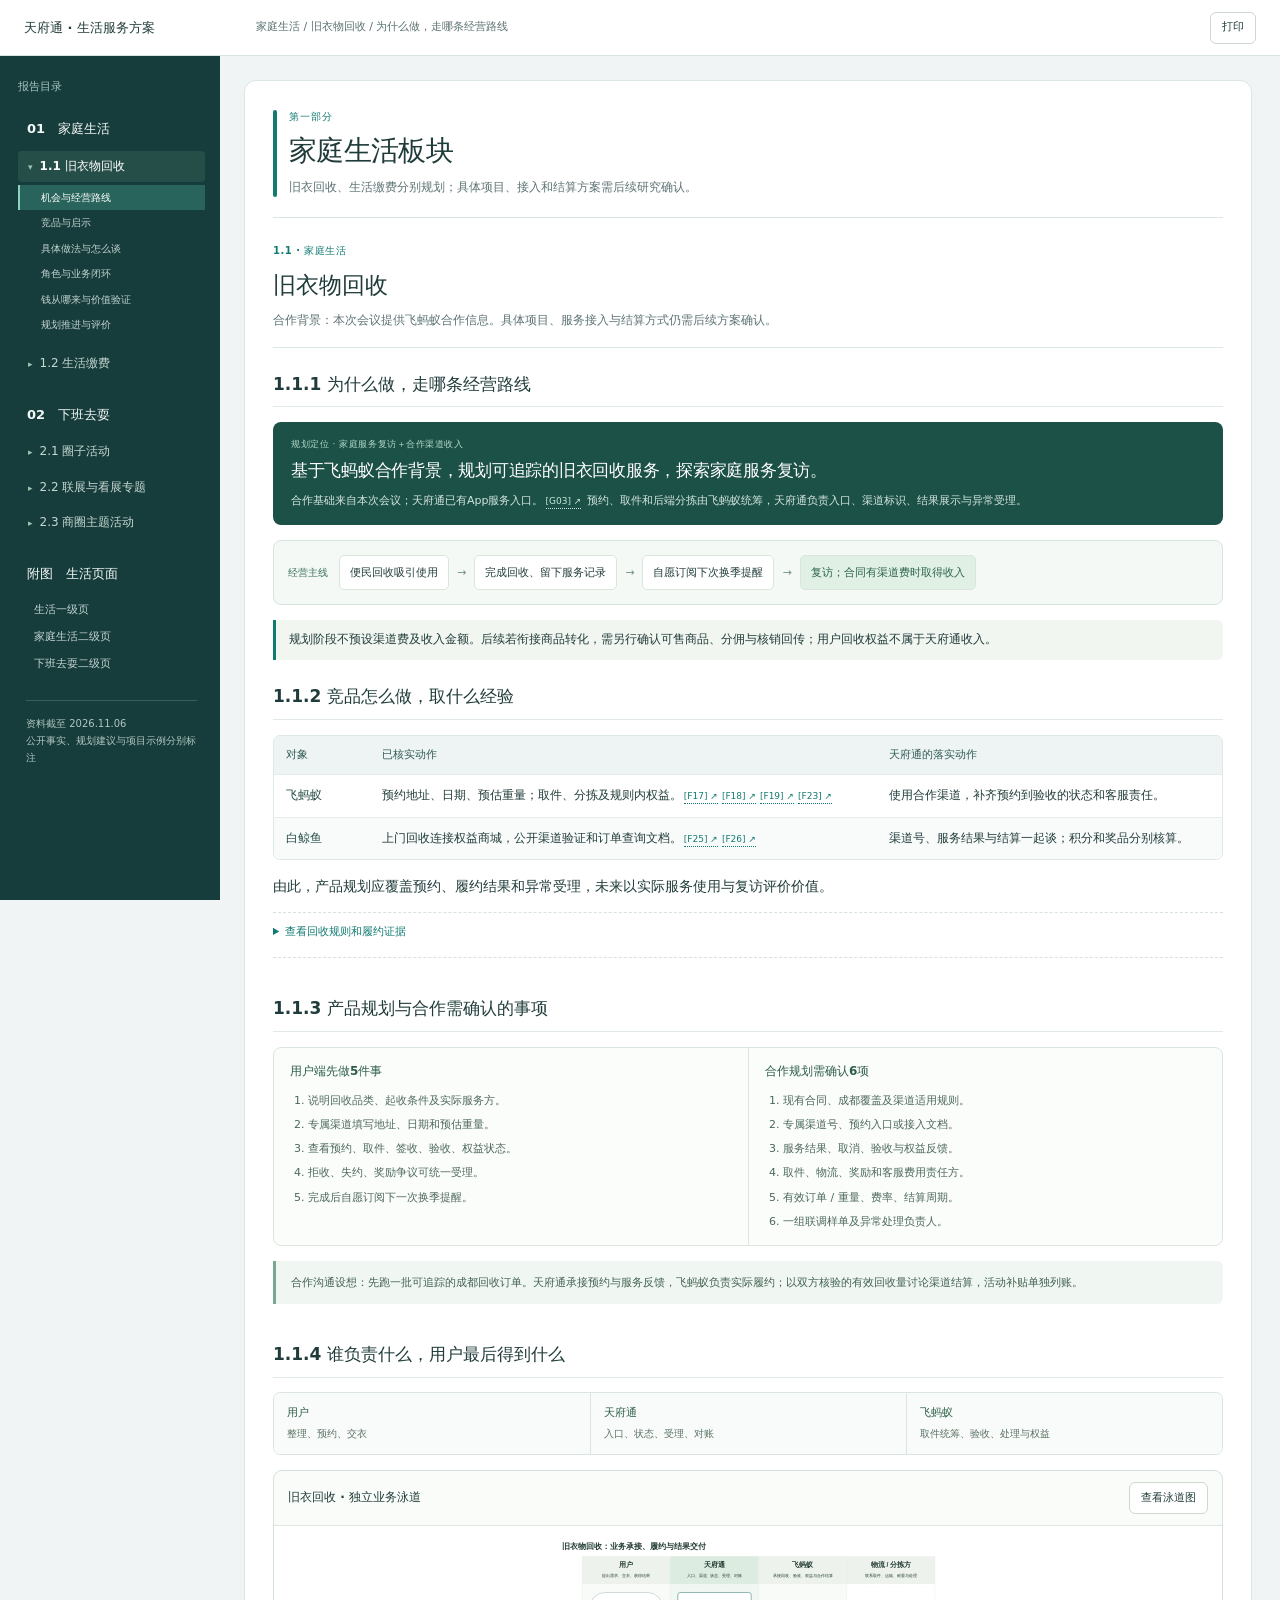
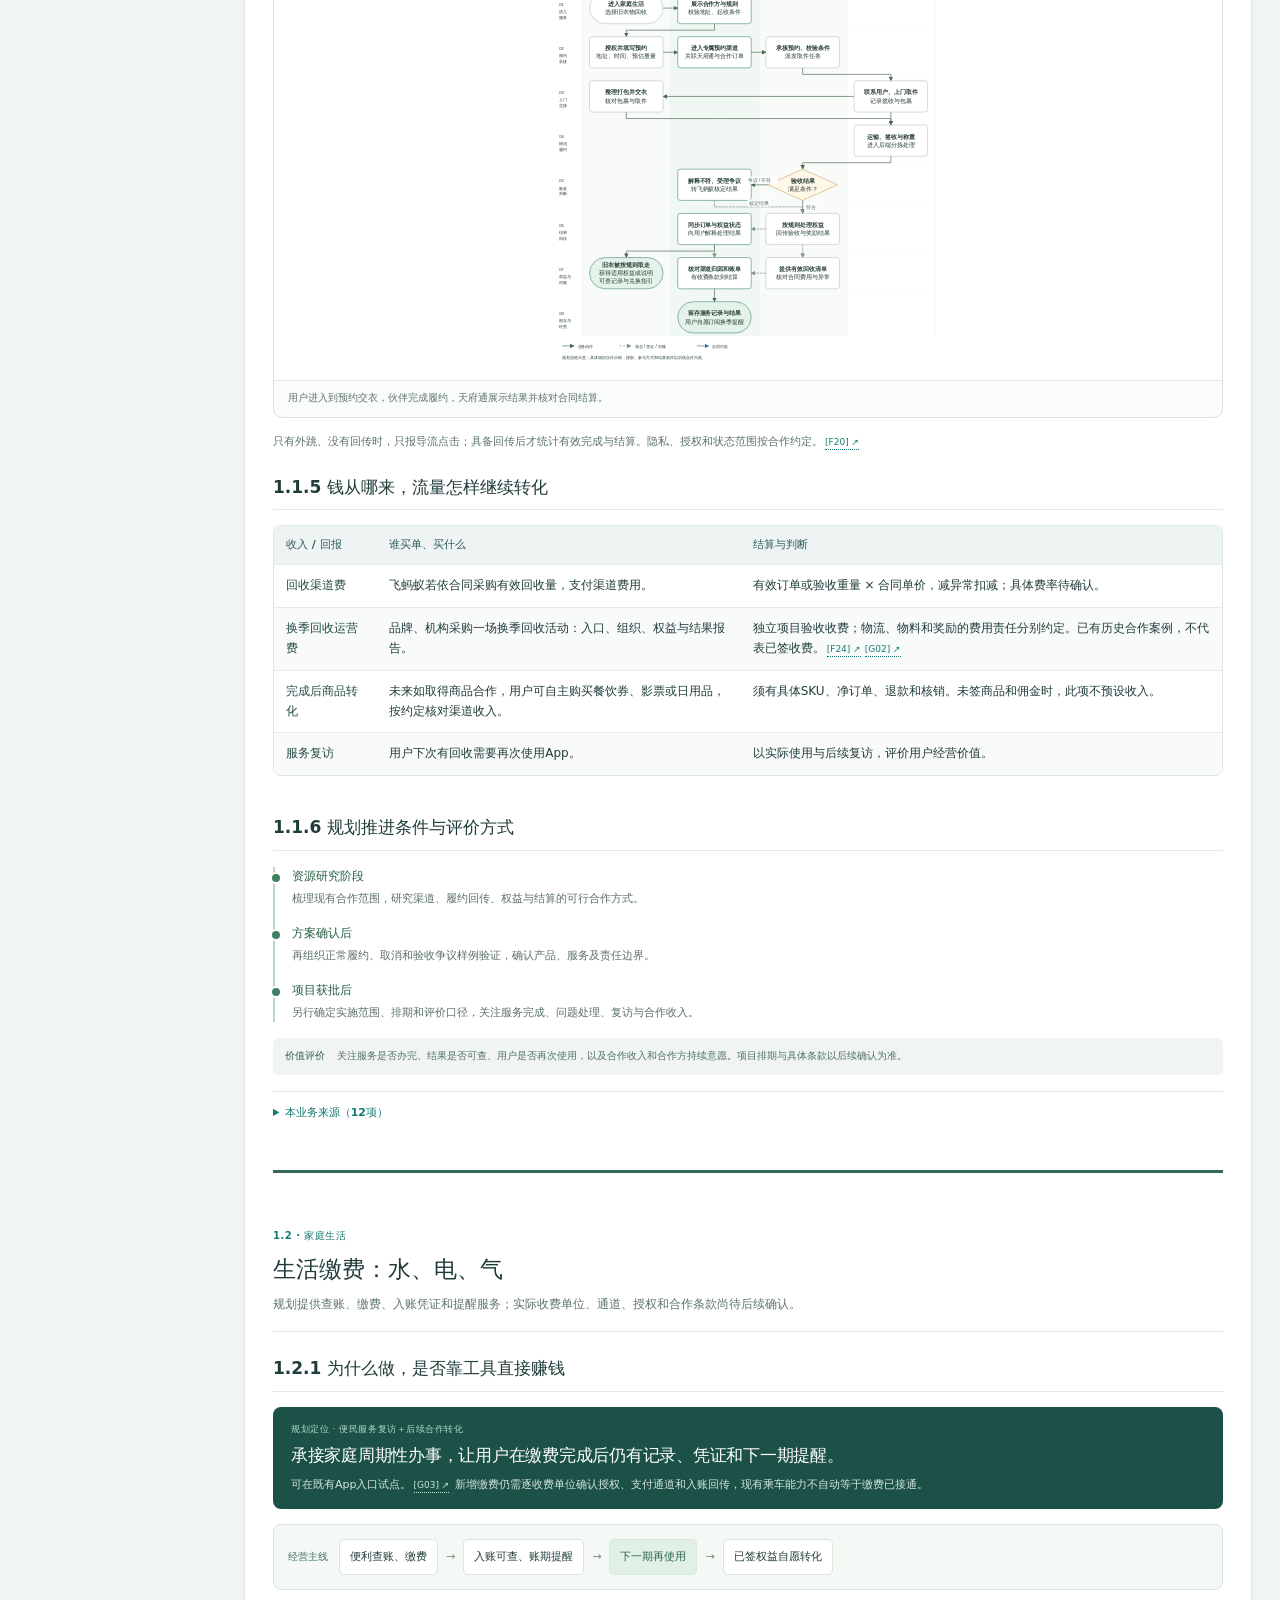
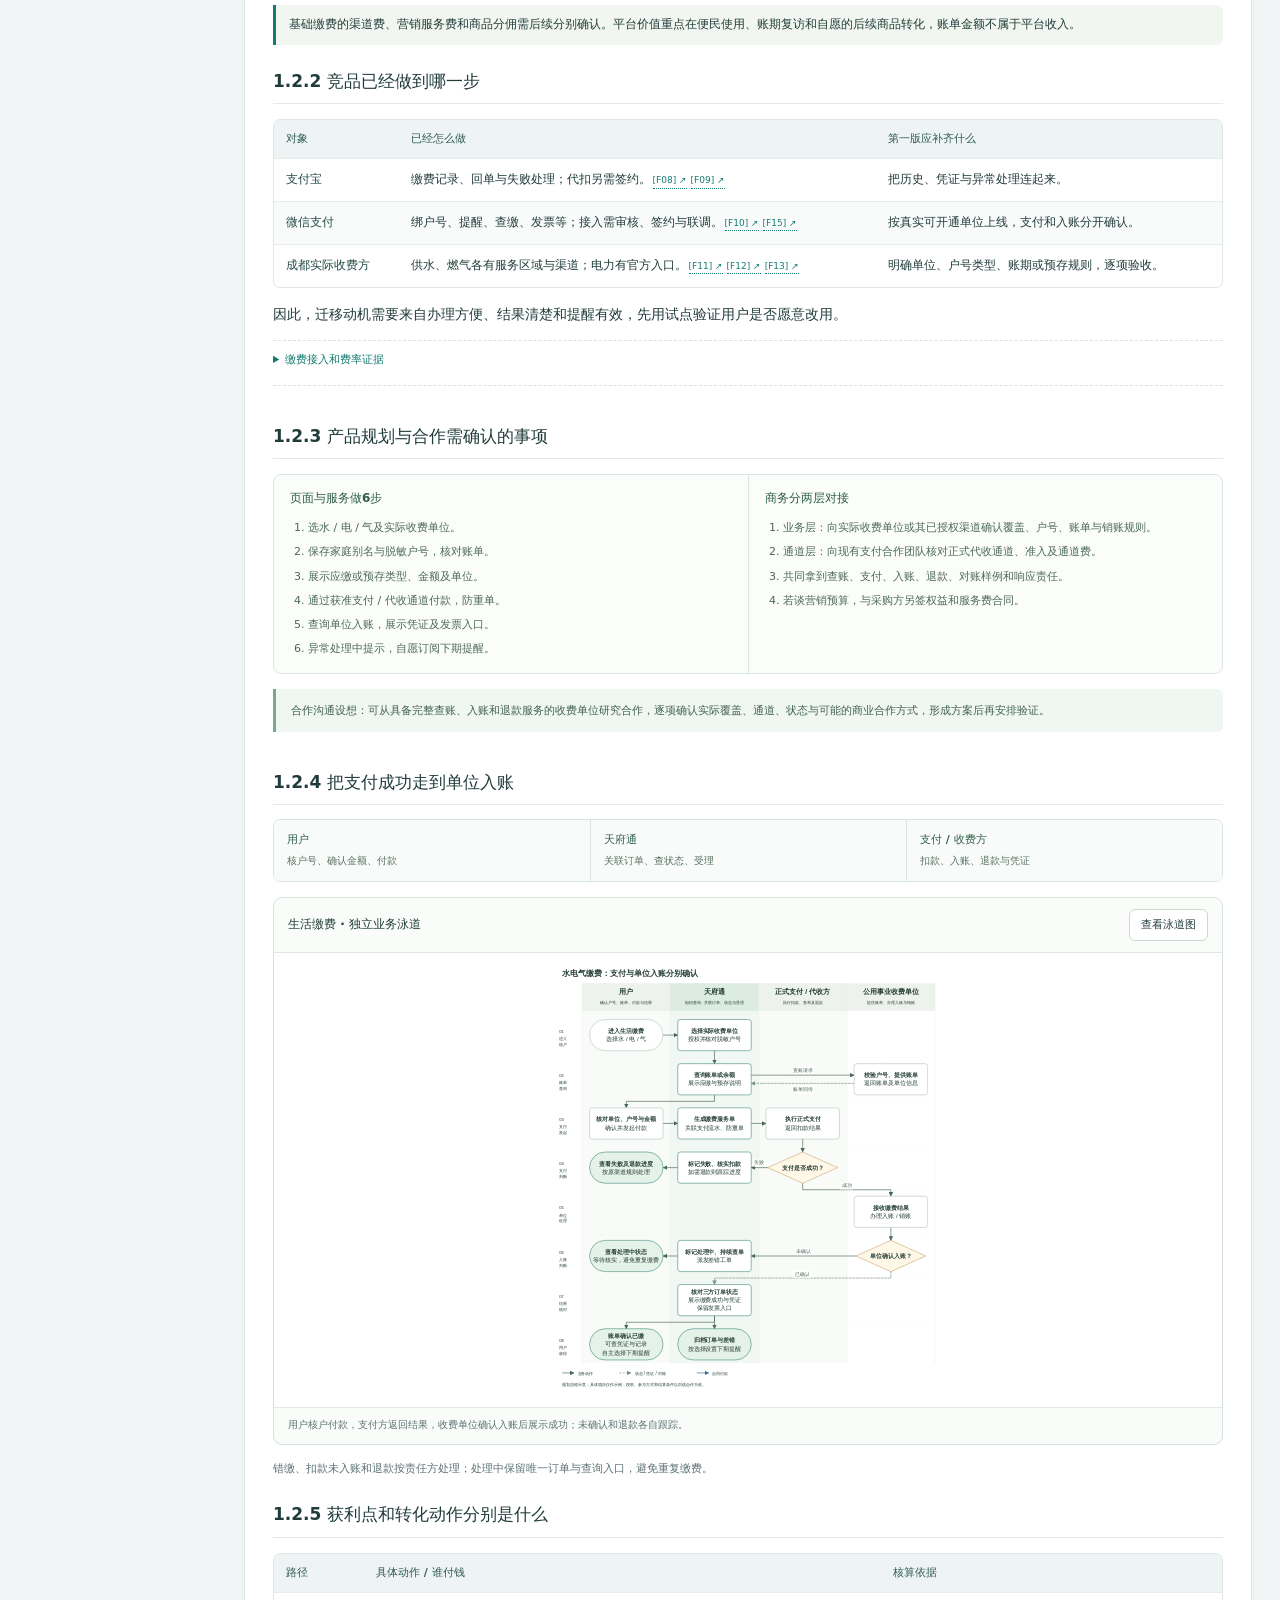
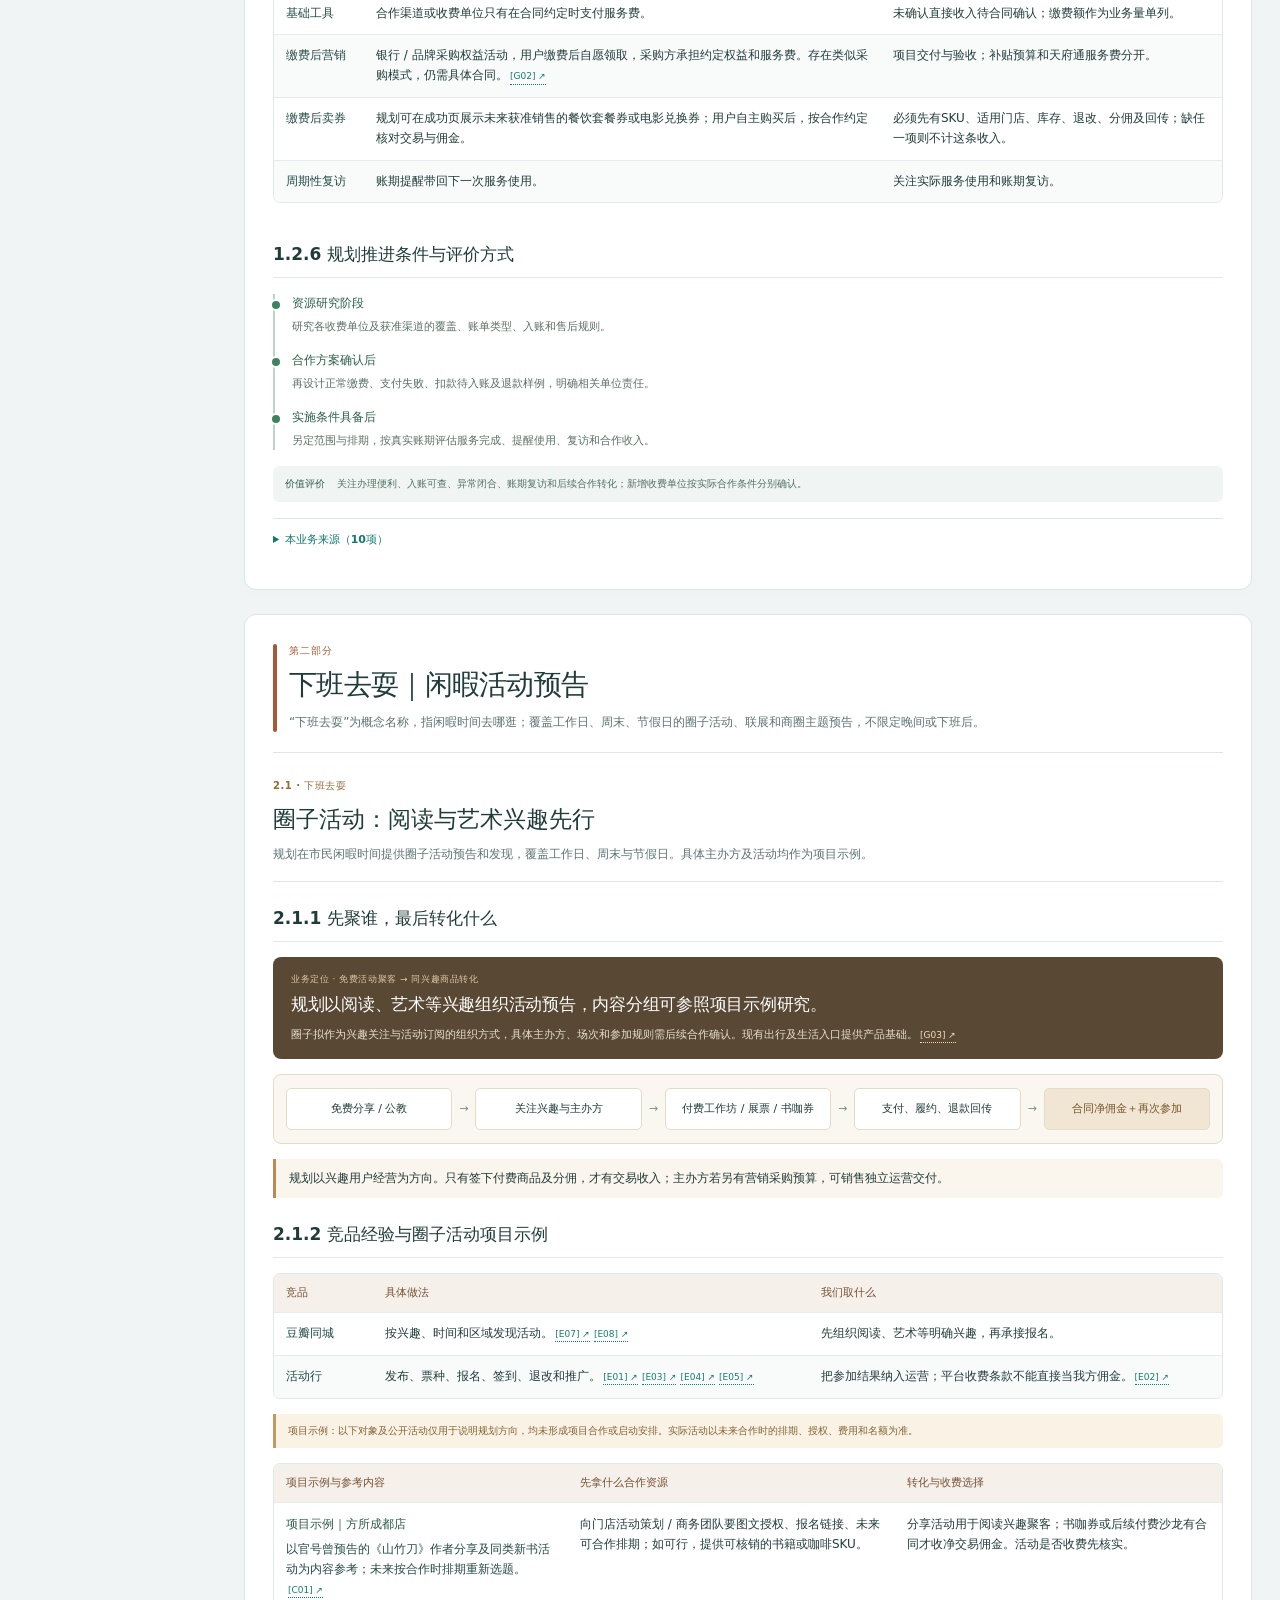
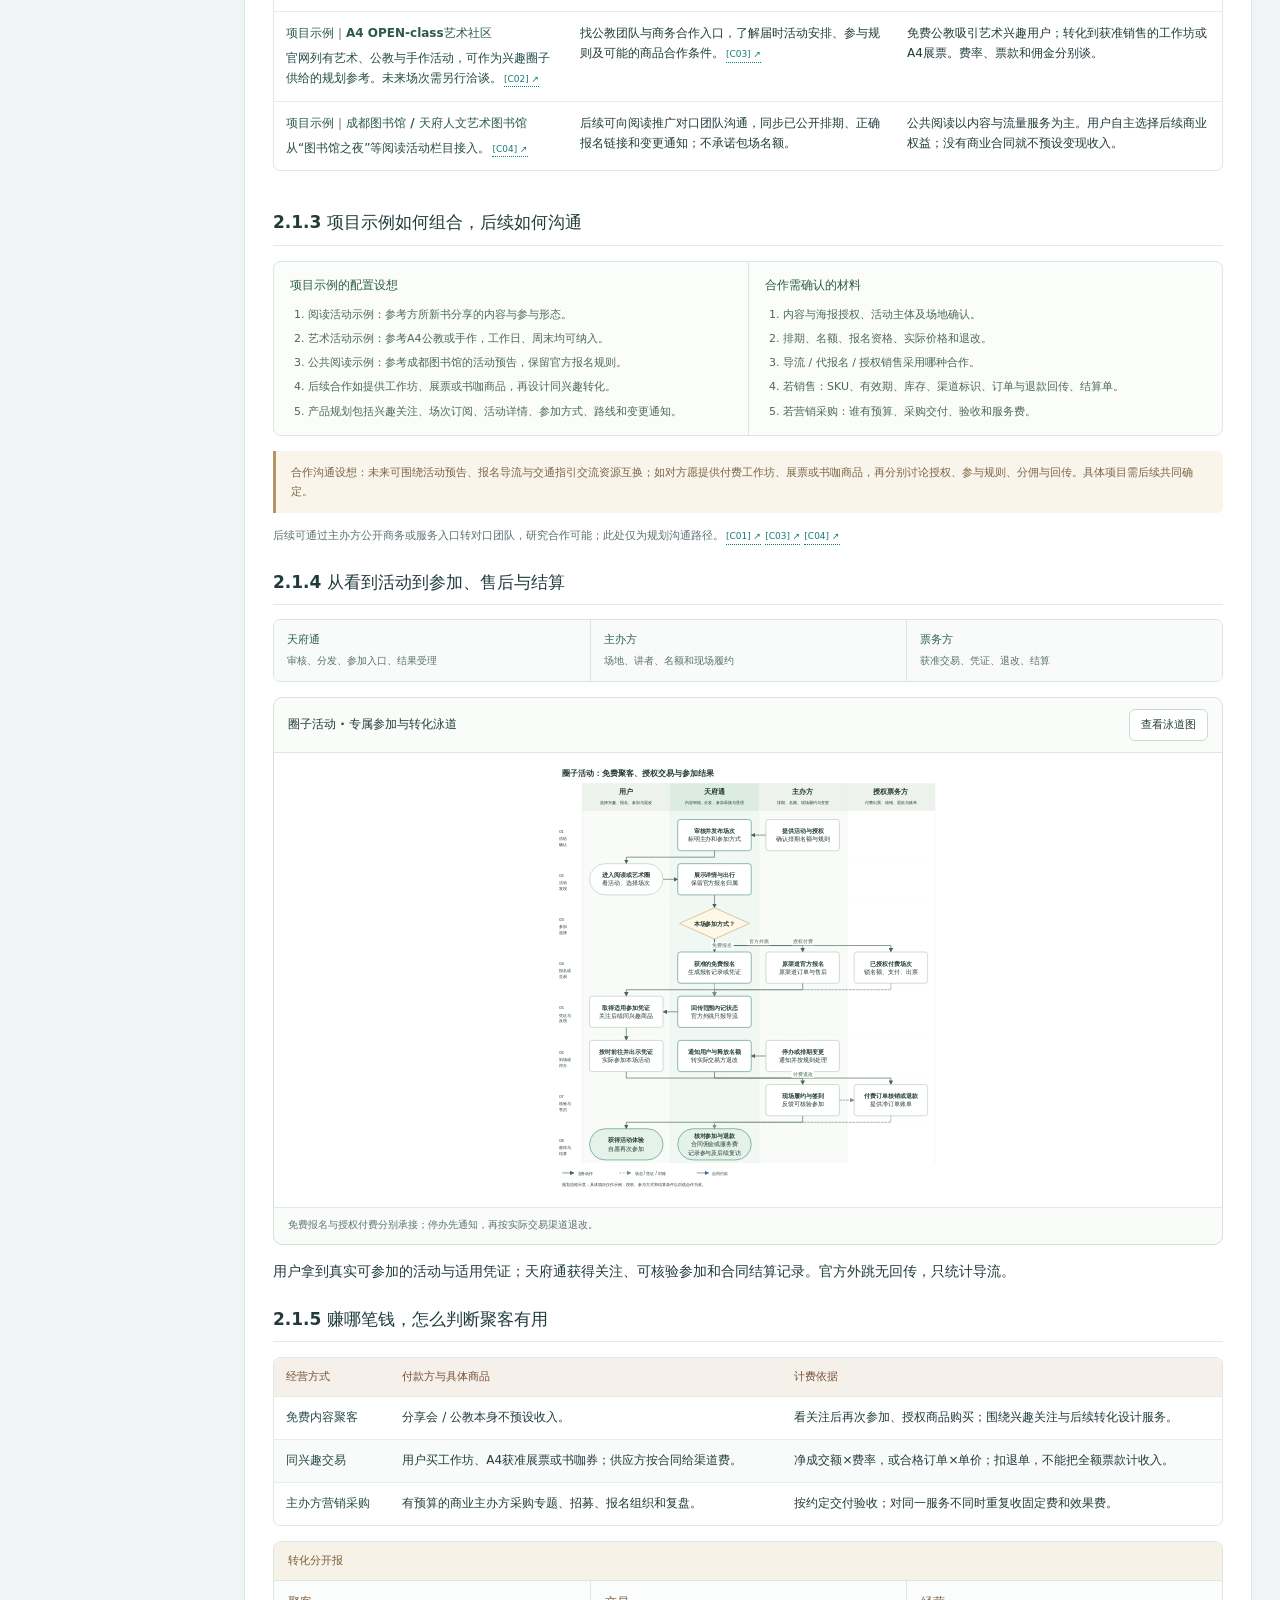
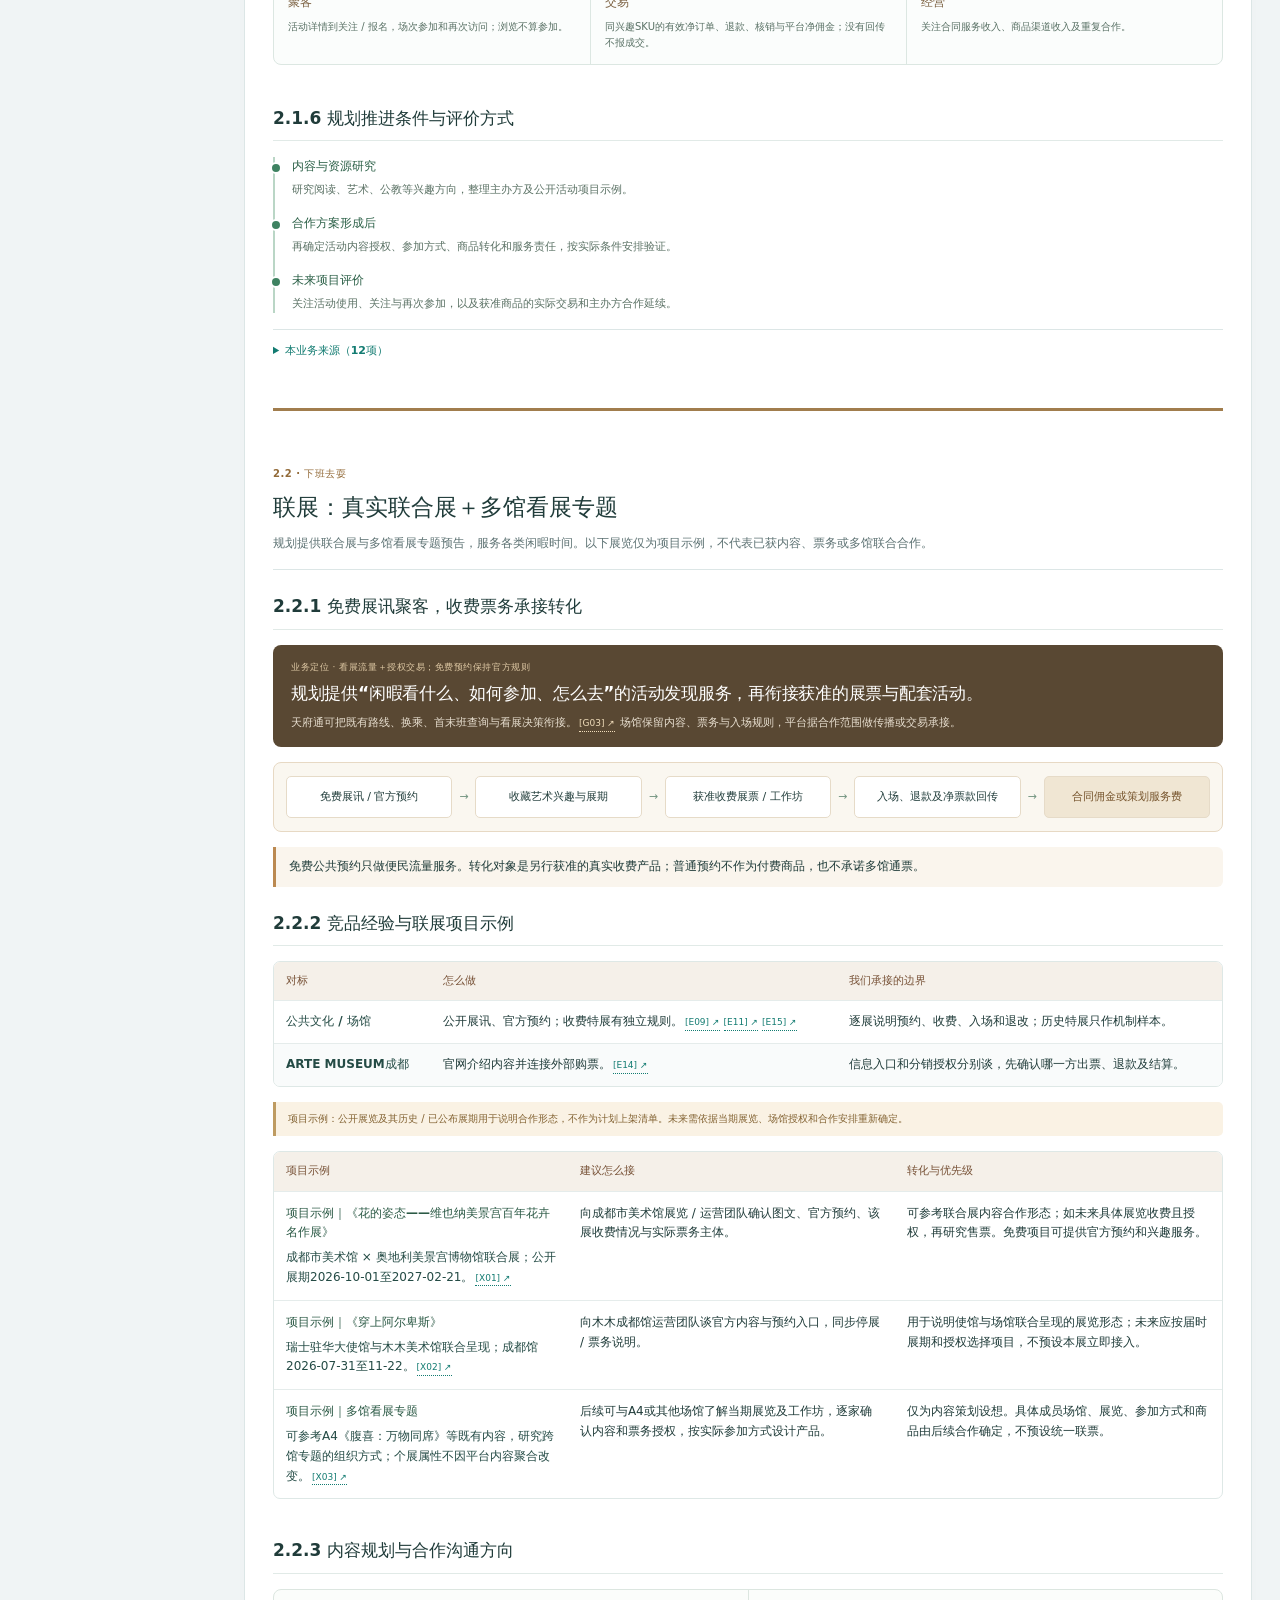
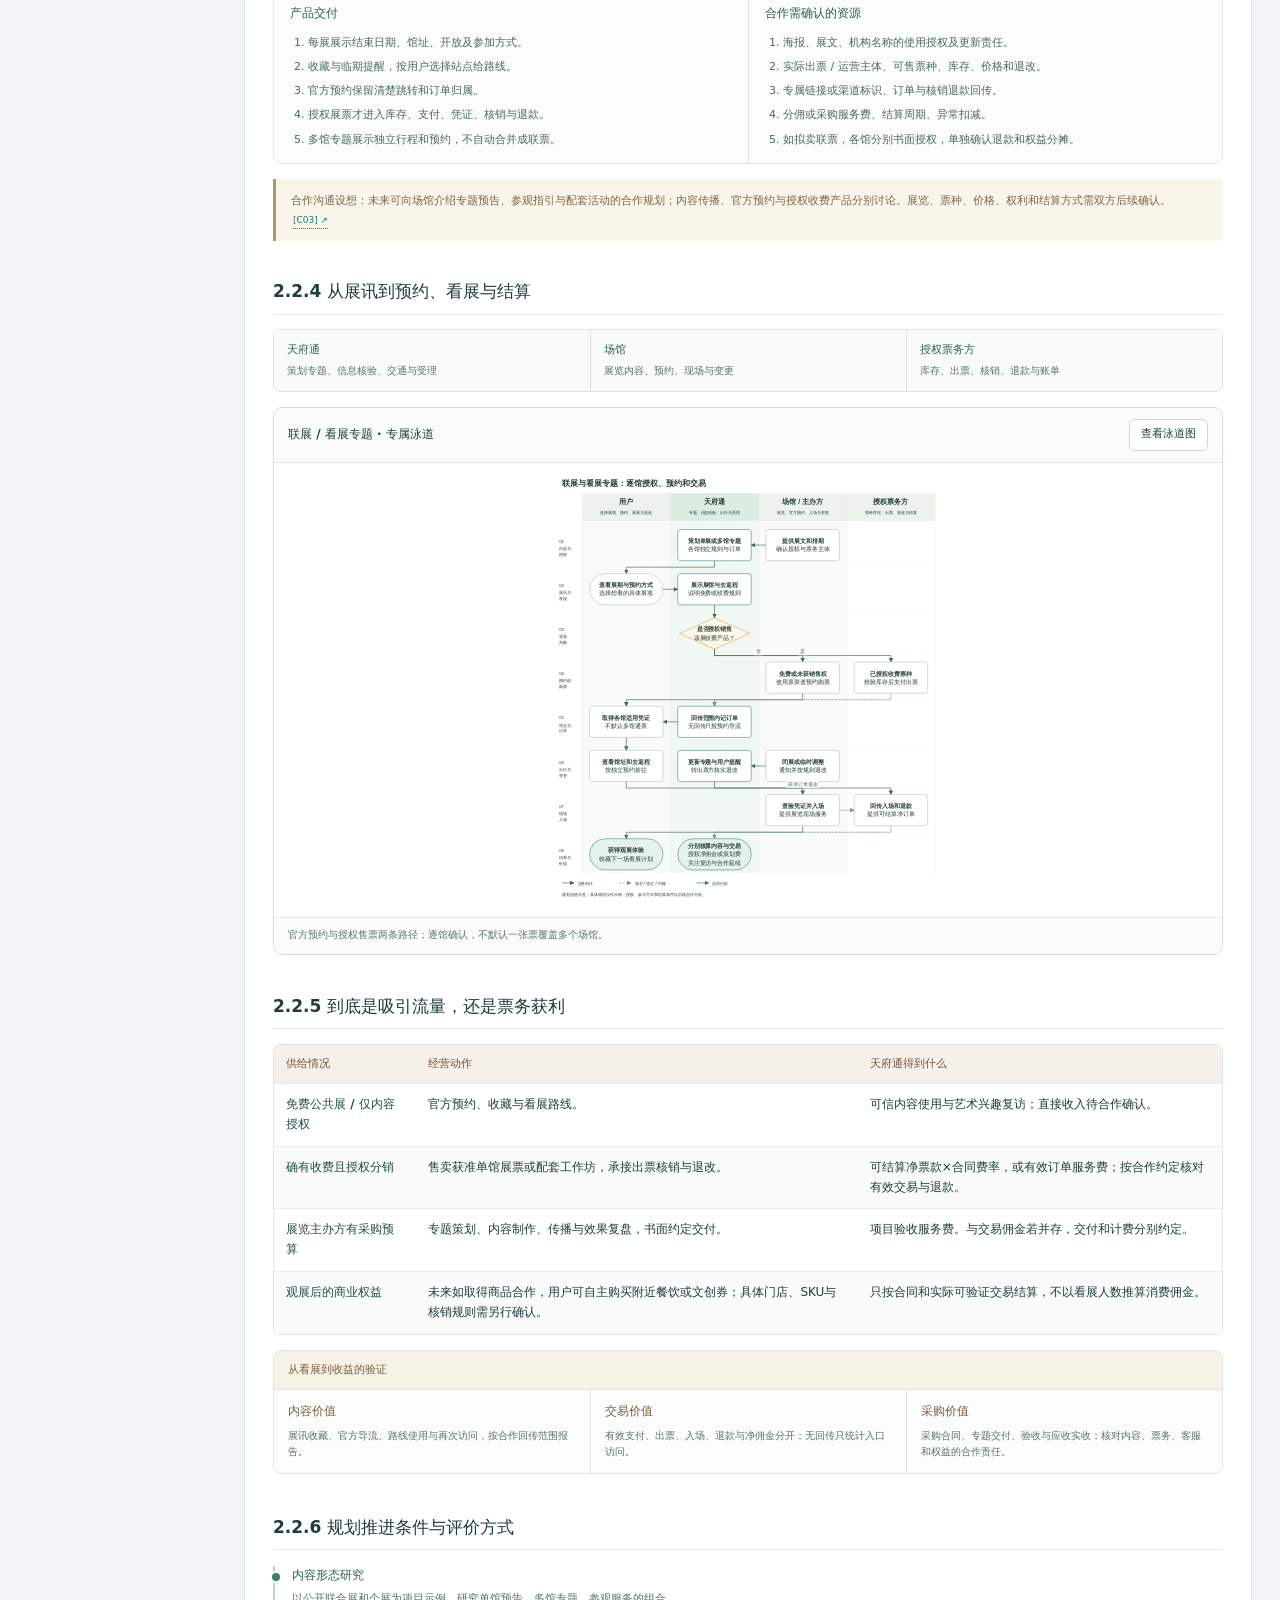
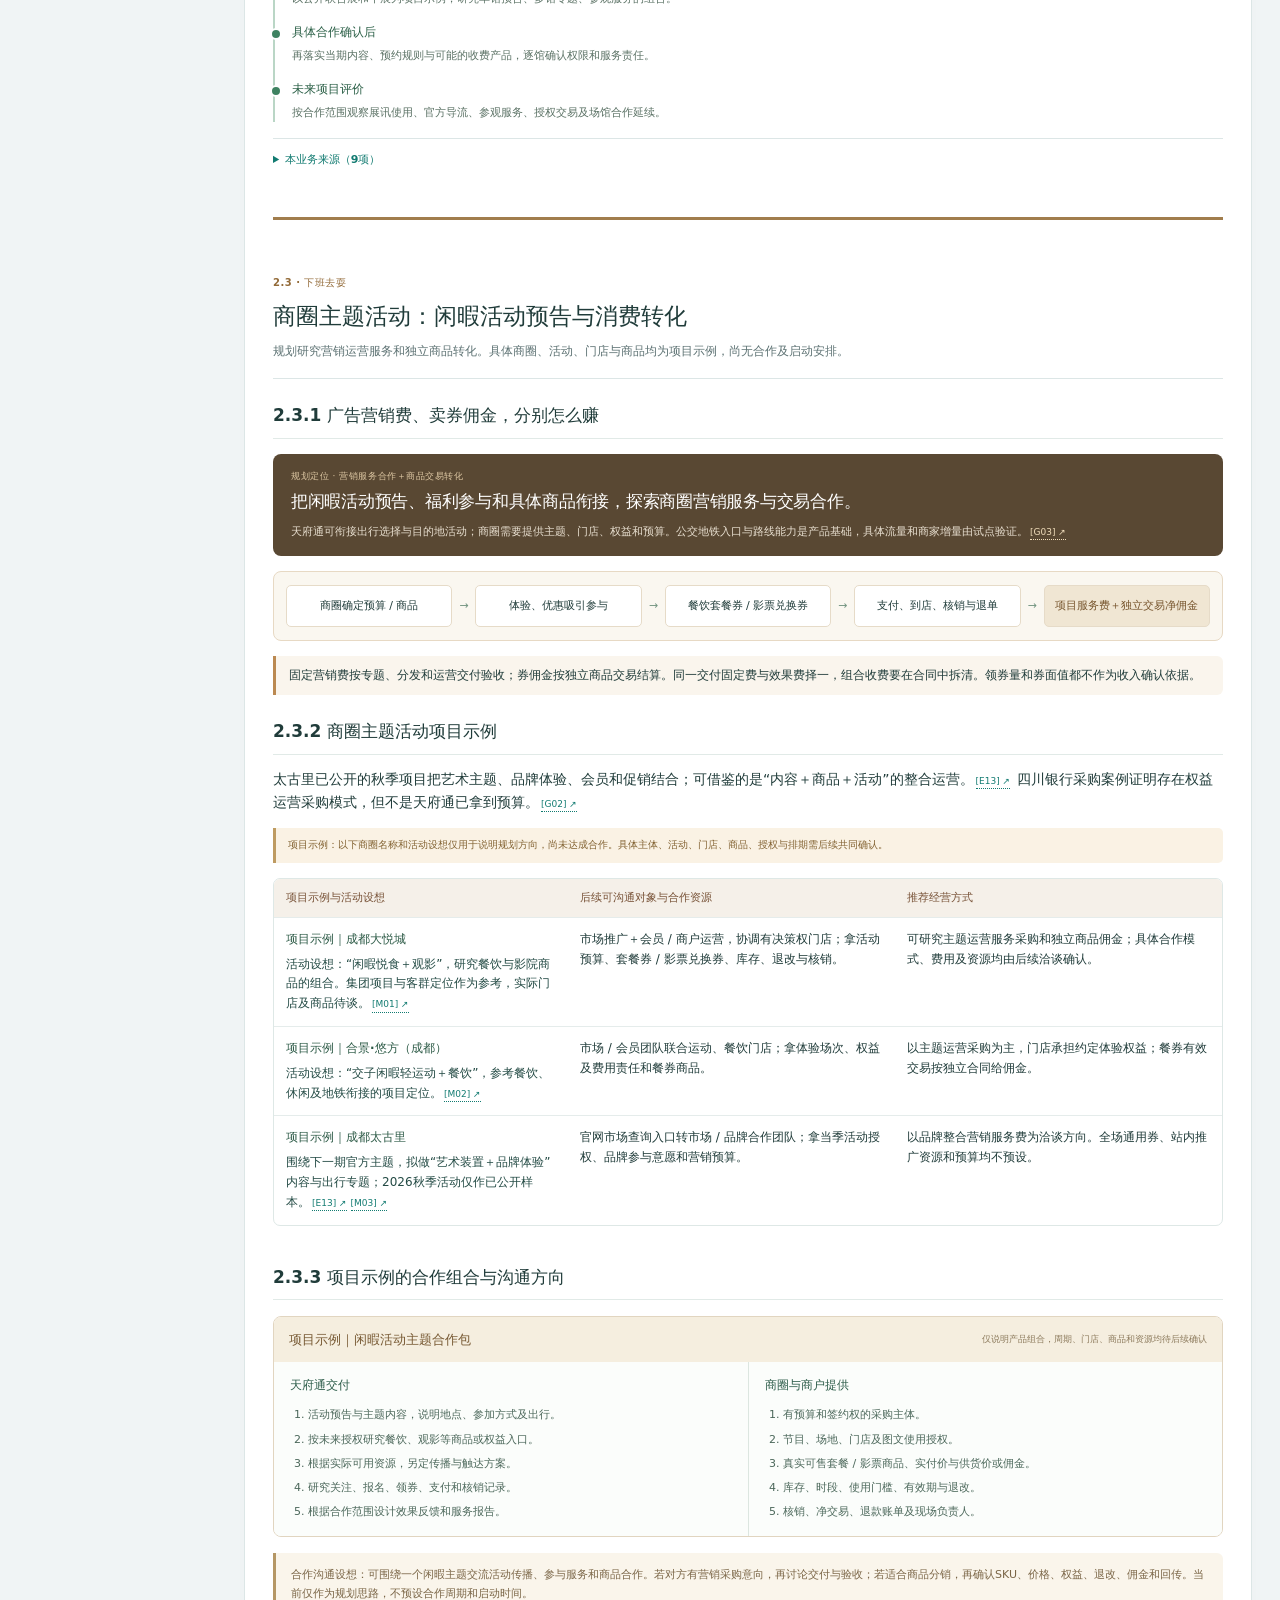
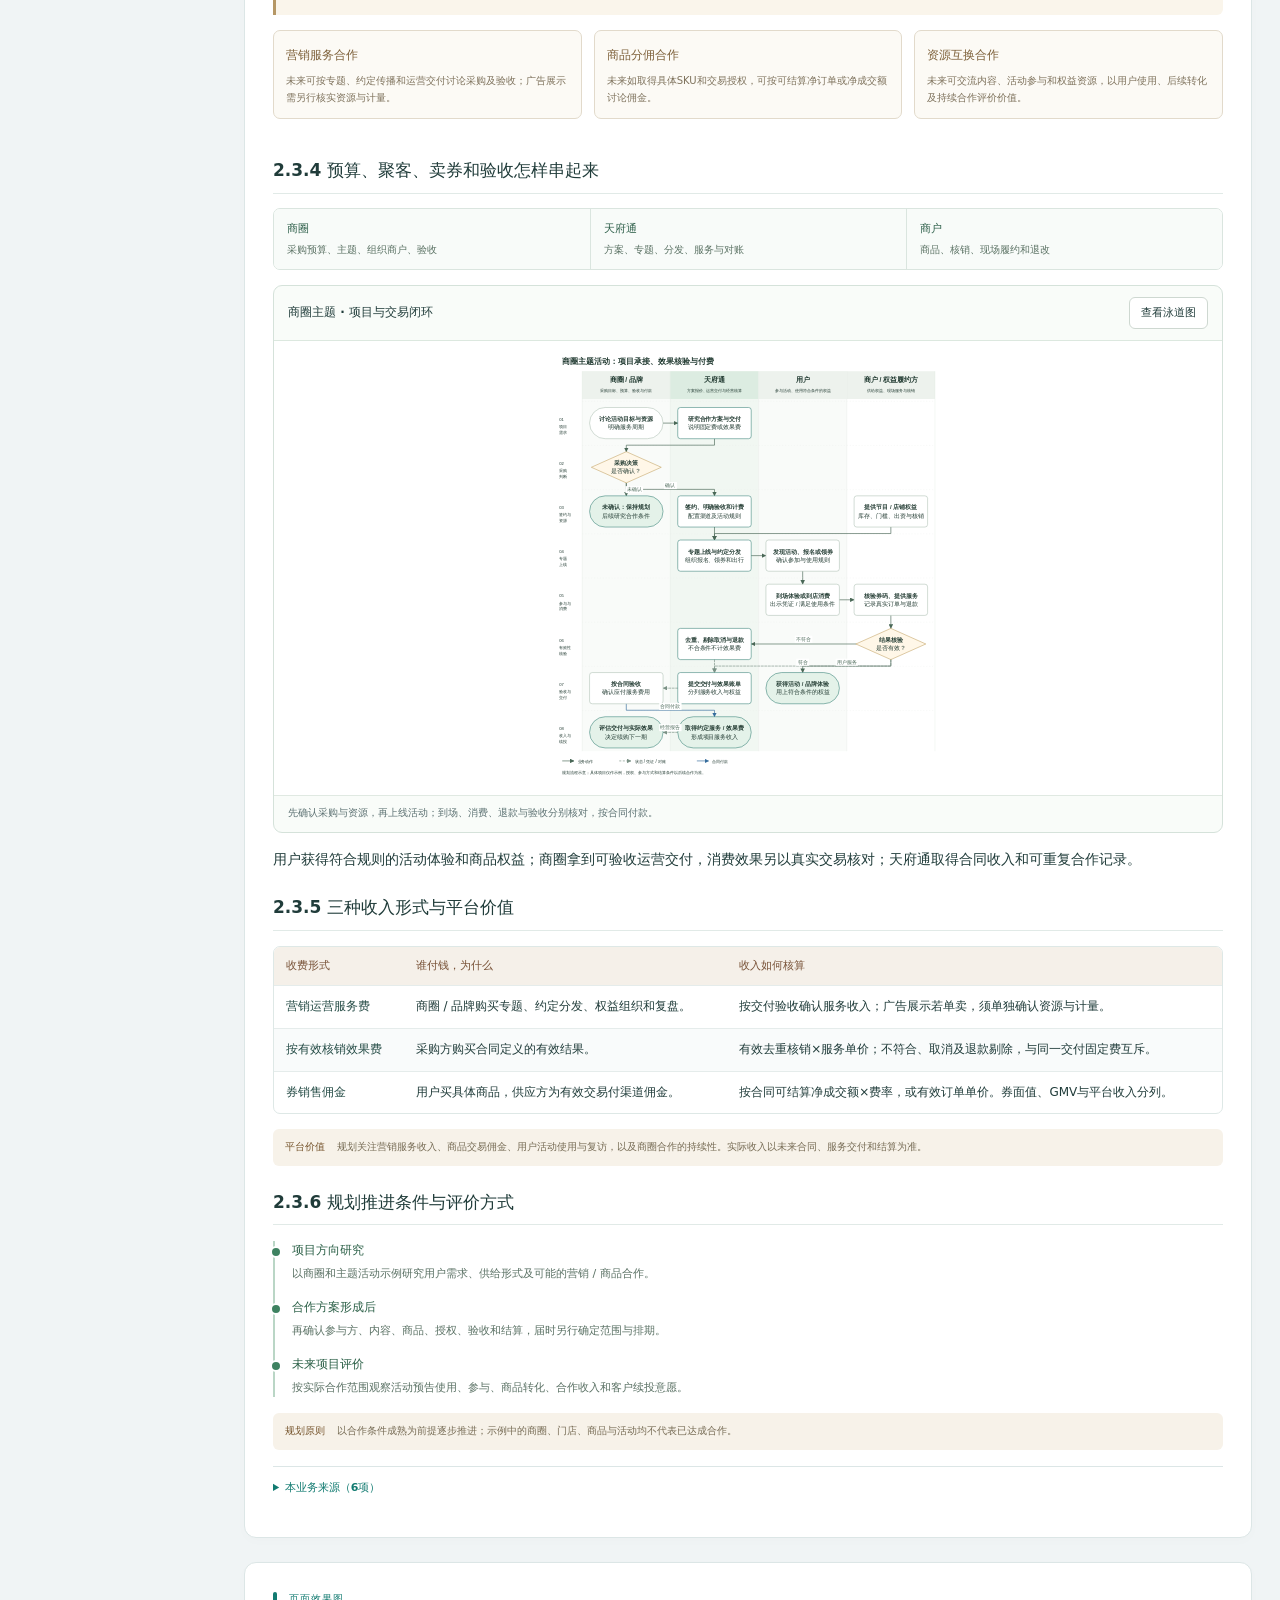
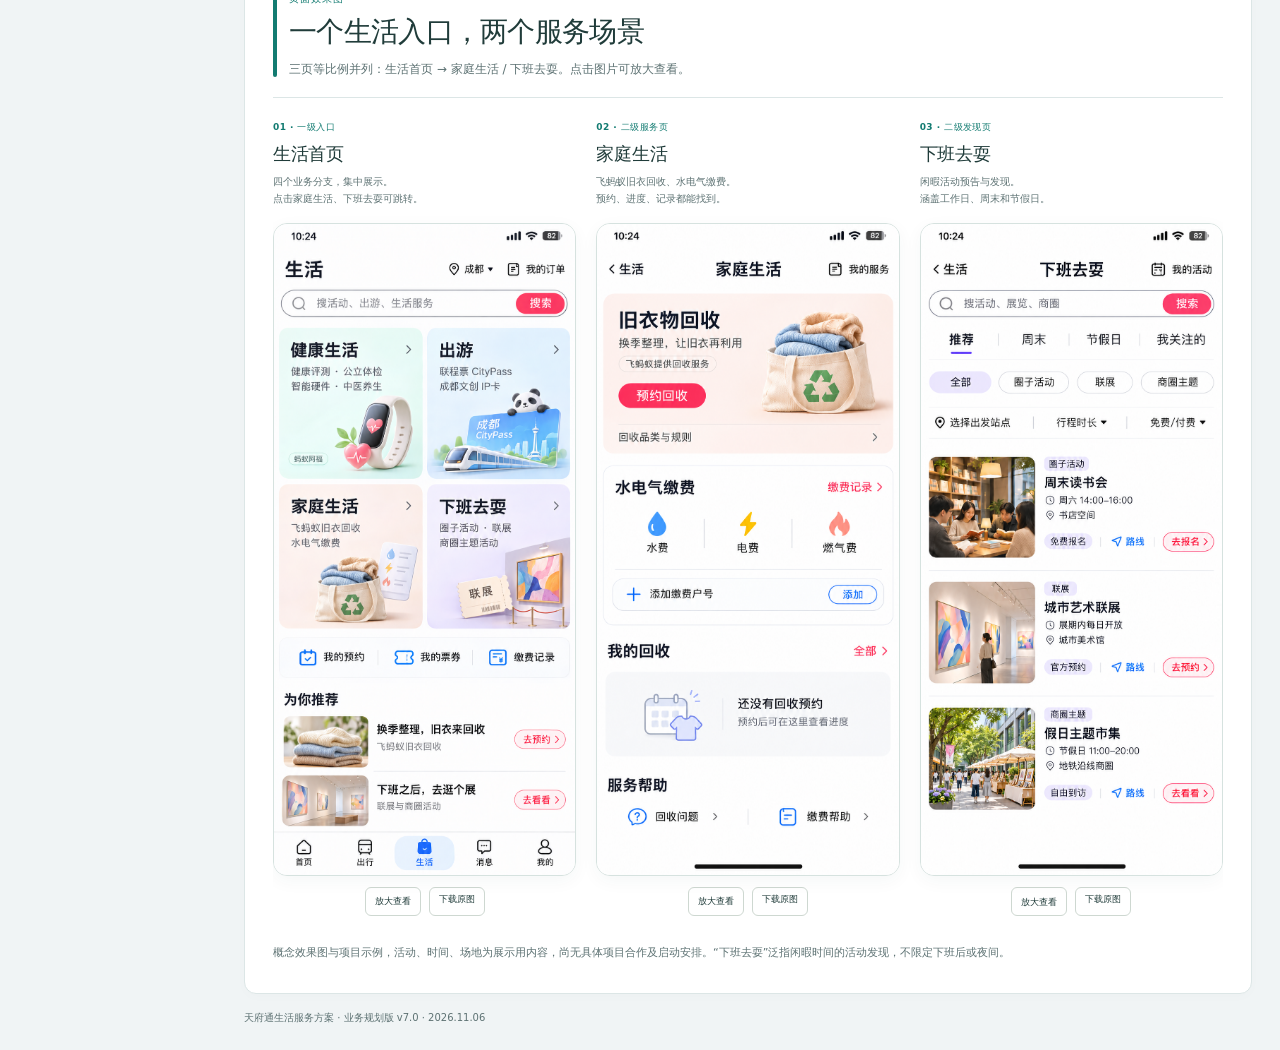
<file: index.html>
<!DOCTYPE html>

<html lang="zh-CN">
<head>
<meta charset="utf-8"/><meta content="width=device-width,initial-scale=1" name="viewport"/>
<meta content="#176c60" name="theme-color"/>
<meta content="家庭生活与闲暇活动预告的业务规划；逐项说明机会、产品、合作方式、平台价值与项目示例，具体合作及排期待后续确认。" name="description"/>
<title>家庭生活与闲暇活动预告｜业务规划方案</title>
<link href="styles-v2.css" rel="stylesheet"/><script defer="" src="app-v7.js"></script>
<link href="compact-v4.css" rel="stylesheet"/><link href="value-v5.css" rel="stylesheet"/><link href="business-v6.css" rel="stylesheet"/></head>
<body class="report-v4">
<a class="skip" href="#family">跳至正文</a>
<header class="topbar">
<button aria-controls="report-toc" aria-expanded="false" class="button toc-toggle" id="toc-toggle" type="button">目录</button>
<a class="brand" href="#family">天府通 · 生活服务方案</a>
<span class="reading-location" id="reading-location">家庭生活</span>
<button class="button" id="print-report" type="button">打印</button>
</header>
<button aria-label="关闭目录" class="toc-backdrop" hidden="" id="toc-backdrop"></button>
<aside aria-label="报告目录" class="sidebar" id="report-toc">
<div class="toc-title">报告目录 <button aria-label="关闭目录" class="button toc-close" id="toc-close" type="button">关闭</button></div>
<nav aria-label="家庭生活目录" class="toc-group"><a class="toc-chapter" href="#family">01　家庭生活</a><div class="toc-business current" data-business="clothes"><a class="toc-business-heading" href="#clothes">1.1 旧衣物回收</a><ol><li><a href="#clothes-fit" title="1.1.1 为什么做，走哪条经营路线">机会与经营路线</a></li><li><a href="#clothes-research" title="1.1.2 竞品怎么做，取什么经验">竞品与启示</a></li><li><a href="#clothes-product" title="1.1.3 产品规划与合作需确认的事项">具体做法与怎么谈</a></li><li><a href="#clothes-flow" title="1.1.4 谁负责什么，用户最后得到什么">角色与业务闭环</a></li><li><a href="#clothes-money" title="1.1.5 钱从哪来，流量怎样继续转化">钱从哪来与价值验证</a></li><li><a href="#clothes-pilot" title="1.1.6 规划推进条件与评价方式">规划推进与评价</a></li></ol></div><div class="toc-business" data-business="utilities"><a class="toc-business-heading" href="#utilities">1.2 生活缴费</a><ol><li><a href="#utilities-fit" title="1.2.1 为什么做，是否靠工具直接赚钱">机会与经营路线</a></li><li><a href="#utilities-research" title="1.2.2 竞品已经做到哪一步">竞品与启示</a></li><li><a href="#utilities-product" title="1.2.3 产品规划与合作需确认的事项">具体做法与怎么谈</a></li><li><a href="#utilities-flow" title="1.2.4 把支付成功走到单位入账">角色与业务闭环</a></li><li><a href="#utilities-money" title="1.2.5 获利点和转化动作分别是什么">转化商品与价值验证</a></li><li><a href="#utilities-pilot" title="1.2.6 规划推进条件与评价方式">规划推进与评价</a></li></ol></div></nav><nav aria-label="下班去耍目录" class="toc-group"><a class="toc-chapter" href="#events">02　下班去耍</a><div class="toc-business" data-business="circles"><a class="toc-business-heading" href="#circles">2.1 圈子活动</a><ol><li><a href="#circles-fit" title="2.1.1 先聚谁，最后转化什么">机会与经营路线</a></li><li><a href="#circles-research" title="2.1.2 竞品经验与圈子活动项目示例">竞品与具体推荐</a></li><li><a href="#circles-product" title="2.1.3 项目示例如何组合，后续如何沟通">产品规划与合作设想</a></li><li><a href="#circles-flow" title="2.1.4 从看到活动到参加、售后与结算">角色与参加闭环</a></li><li><a href="#circles-money" title="2.1.5 赚哪笔钱，怎么判断聚客有用">变现形式与转化证据</a></li><li><a href="#circles-pilot" title="2.1.6 规划推进条件与评价方式">规划推进与评价</a></li></ol></div><div class="toc-business" data-business="exhibitions"><a class="toc-business-heading" href="#exhibitions">2.2 联展与看展专题</a><ol><li><a href="#exhibitions-fit" title="2.2.1 免费展讯聚客，收费票务承接转化">机会与经营路线</a></li><li><a href="#exhibitions-research" title="2.2.2 竞品经验与联展项目示例">竞品与具体展览</a></li><li><a href="#exhibitions-product" title="2.2.3 内容规划与合作沟通方向">专题产品与合作谈法</a></li><li><a href="#exhibitions-flow" title="2.2.4 从展讯到预约、看展与结算">角色与业务闭环</a></li><li><a href="#exhibitions-money" title="2.2.5 到底是吸引流量，还是票务获利">转化商品与收入</a></li><li><a href="#exhibitions-pilot" title="2.2.6 规划推进条件与评价方式">规划推进与评价</a></li></ol></div><div class="toc-business" data-business="malls"><a class="toc-business-heading" href="#malls">2.3 商圈主题活动</a><ol><li><a href="#malls-fit" title="2.3.1 广告营销费、卖券佣金，分别怎么赚">机会与经营路线</a></li><li><a href="#malls-research" title="2.3.2 商圈主题活动项目示例">案例与具体商圈</a></li><li><a href="#malls-product" title="2.3.3 项目示例的合作组合与沟通方向">项目示例与合作设想</a></li><li><a href="#malls-flow" title="2.3.4 预算、聚客、卖券和验收怎样串起来">角色与营销交易闭环</a></li><li><a href="#malls-money" title="2.3.5 三种收入形式与平台价值">收入形式与平台价值</a></li><li><a href="#malls-pilot" title="2.3.6 规划推进条件与评价方式">规划推进与评价</a></li></ol></div></nav><nav aria-label="页面效果图目录" class="toc-group"><a class="toc-chapter" href="#life-home">附图　生活页面</a><ol><li><a href="#life-home-layout">生活一级页</a></li><li><a href="#family-life-layout">家庭生活二级页</a></li><li><a href="#afterwork-layout">下班去耍二级页</a></li></ol></nav>
<div class="toc-meta">资料截至 2026.11.06<br/>公开事实、规划建议与项目示例分别标注</div>
</aside>
<main class="reading" id="main"><article class="chapter" id="family"><header class="chapter-header"><div class="chapter-number">第一部分</div><h1>家庭生活板块</h1><p class="chapter-scope">旧衣回收、生活缴费分别规划；具体项目、接入和结算方案需后续研究确认。</p></header><section class="business" data-business-label="旧衣物回收" data-business-number="1.1" id="clothes">
<header class="business-header"><span>1.1 · 家庭生活</span><h2>旧衣物回收</h2><p>合作背景：本次会议提供飞蚂蚁合作信息。具体项目、服务接入与结算方式仍需后续方案确认。</p></header>
<section class="report-section" data-toc="机会与经营路线" id="clothes-fit"><h3>1.1.1 为什么做，走哪条经营路线</h3>
<div class="business-thesis"><span>规划定位 · 家庭服务复访＋合作渠道收入</span><h3>基于飞蚂蚁合作背景，规划可追踪的旧衣回收服务，探索家庭服务复访。</h3><p>合作基础来自本次会议；天府通已有App服务入口。<a class="source" href="https://apps.apple.com/cn/app/天府通-公交地铁一卡通乘车码/id1358566958" rel="noopener noreferrer" target="_blank" title="天府通App开发者产品说明">[G03] ↗</a> 预约、取件和后端分拣由飞蚂蚁统筹，天府通负责入口、渠道标识、结果展示与异常受理。</p></div>
<div class="model-route"><b>经营主线</b><span>便民回收吸引使用</span><i>→</i><span>完成回收、留下服务记录</span><i>→</i><span>自愿订阅下次换季提醒</span><i>→</i><strong>复访；合同有渠道费时取得收入</strong></div>
<p class="key-line">规划阶段不预设渠道费及收入金额。后续若衔接商品转化，需另行确认可售商品、分佣与核销回传；用户回收权益不属于天府通收入。</p>
</section>
<section class="report-section" data-toc="竞品与启示" id="clothes-research"><h3>1.1.2 竞品怎么做，取什么经验</h3>
<div class="table-wrap"><table class="brief-table"><thead><tr><th>对象</th><th>已核实动作</th><th>天府通的落实动作</th></tr></thead><tbody><tr><td>飞蚂蚁</td><td>预约地址、日期、预估重量；取件、分拣及规则内权益。<a class="source" href="https://www.fmy90.com/" rel="noopener noreferrer" target="_blank" title="飞蚂蚁官网">[F17] ↗</a><a class="source" href="https://www.fmy90.com/about.html" rel="noopener noreferrer" target="_blank" title="飞蚂蚁：关于我们">[F18] ↗</a><a class="source" href="https://apps.apple.com/cn/app/飞蚂蚁旧衣服回收/id1513326910" rel="noopener noreferrer" target="_blank" title="飞蚂蚁旧衣服回收App：开发者产品描述">[F19] ↗</a><a class="source" href="https://wechat.fmy90.com/fmy90/public/index.php/index/orders/appsy" rel="noopener noreferrer" target="_blank" title="飞蚂蚁：预约收衣">[F23] ↗</a></td><td>使用合作渠道，补齐预约到验收的状态和客服责任。</td></tr><tr><td>白鲸鱼</td><td>上门回收连接权益商城，公开渠道验证和订单查询文档。<a class="source" href="https://www.52bjy.com/about/index.html" rel="noopener noreferrer" target="_blank" title="白鲸鱼：关于我们">[F25] ↗</a><a class="source" href="https://www.52bjy.com/doc/" rel="noopener noreferrer" target="_blank" title="白鲸鱼官方文档中心">[F26] ↗</a></td><td>渠道号、服务结果与结算一起谈；积分和奖品分别核算。</td></tr></tbody></table></div>
<p>由此，产品规划应覆盖预约、履约结果和异常受理，未来以实际服务使用与复访评价价值。</p>
<details class="supplement"><summary>查看回收规则和履约证据</summary><div class="case-list">
<div class="case-study">
<h4>飞蚂蚁：预约、取件和分拣处理由合作方承接</h4>
<p>官网提供微信、支付宝小程序及App入口；企业介绍披露旧衣物回收、分拣、二手流通、材料再生及资源化利用。隐私协议列运营主体为上海善衣网络科技有限公司。<a class="source" href="https://www.fmy90.com/" rel="noopener noreferrer" target="_blank" title="飞蚂蚁官网">[F17] ↗</a><a class="source" href="https://www.fmy90.com/about.html" rel="noopener noreferrer" target="_blank" title="飞蚂蚁：关于我们">[F18] ↗</a><a class="source" href="https://wechat.fmy90.com/fmy90/public/index.php/index/publicpage?id=141" rel="noopener noreferrer" target="_blank" title="飞蚂蚁用户隐私协议">[F20] ↗</a></p>
<div aria-label="飞蚂蚁旧衣回收流程归纳" class="mini-flow"><span>整理打包</span><i>→</i><span>预约取件</span><i>→</i><span>物流收件</span><i>→</i><span>分拣验收</span><i>→</i><span>规则内奖励 / 再利用</span></div>
<p><strong>用户获得什么：</strong>App Store开发者描述包含有偿回收、环保豆与福利商城。宣传价格上限、免运费及响应时效不直接作为天府通专属渠道承诺。<a class="source" href="https://apps.apple.com/cn/app/飞蚂蚁旧衣服回收/id1513326910" rel="noopener noreferrer" target="_blank" title="飞蚂蚁旧衣服回收App：开发者产品描述">[F19] ↗</a></p>
<p><strong>预约怎么做：</strong>官方公开预约页列地址、联系人、日期与预估重量，城市列表含成都；具体地址可否服务仍要实时确认。权益按当单选择和验收规则发放，商城示例商品不等于自动赠送。<a class="source" href="https://wechat.fmy90.com/fmy90/public/index.php/index/orders/appsy" rel="noopener noreferrer" target="_blank" title="飞蚂蚁：预约收衣">[F23] ↗</a></p>
</div>
<div class="case-study">
<h4>白鲸鱼：回收连接权益，也提供渠道接入文档</h4>
<p>官网介绍预约、免费上门收衣、商城代金券 / 鲸鱼币与绿色商城；页面提供预约记录、积分记录和客服工单入口。相关兑换与覆盖仍按其实际规则。<a class="source" href="https://www.52bjy.com/about/index.html" rel="noopener noreferrer" target="_blank" title="白鲸鱼：关于我们">[F25] ↗</a></p>
<div aria-label="白鲸鱼旧衣回收流程归纳" class="mini-flow"><span>预约回收</span><i>→</i><span>上门收衣</span><i>→</i><span>规则内权益</span><i>→</i><span>商城使用</span><i>→</i><span>记录 / 客服</span></div>
<p><strong>渠道能力证据：</strong>官方文档目录公开第三方会员验证、网页版接入及按appkey查询订单列表 / 状态等内容。它证明同类平台可以将合作渠道产品化，不代表飞蚂蚁已开放同样接口。<a class="source" href="https://www.52bjy.com/doc/" rel="noopener noreferrer" target="_blank" title="白鲸鱼官方文档中心">[F26] ↗</a></p>
</div>
</div><p>飞蚂蚁公开规则包含起收重量、超量审核；物流合作方有运输与工厂称重安排。合作渠道须重新确认适用规则，不直接承诺宣传价格、免运和时效。<a class="source" href="https://wechat.fmy90.com/fmy90/public/index.php/index/consult/info.html?id=161" rel="noopener noreferrer" target="_blank" title="飞蚂蚁：衣物回收的标准及品类有哪些">[F21] ↗</a><a class="source" href="https://www.sf-express.com/chn/sc/news/361" rel="noopener noreferrer" target="_blank" title="顺丰×飞蚂蚁：环保回收物流合作">[F22] ↗</a></p></details>
</section>
<section class="report-section" data-toc="具体做法与怎么谈" id="clothes-product"><h3>1.1.3 产品规划与合作需确认的事项</h3>
<div class="deliverable-grid"><div><b>用户端先做5件事</b><ol><li>说明回收品类、起收条件及实际服务方。</li><li>专属渠道填写地址、日期和预估重量。</li><li>查看预约、取件、签收、验收、权益状态。</li><li>拒收、失约、奖励争议可统一受理。</li><li>完成后自愿订阅下一次换季提醒。</li></ol></div><div><b>合作规划需确认6项</b><ol><li>现有合同、成都覆盖及渠道适用规则。</li><li>专属渠道号、预约入口或接入文档。</li><li>服务结果、取消、验收与权益反馈。</li><li>取件、物流、奖励和客服费用责任方。</li><li>有效订单 / 重量、费率、结算周期。</li><li>一组联调样单及异常处理负责人。</li></ol></div></div>
<blockquote class="talk-track">合作沟通设想：先跑一批可追踪的成都回收订单。天府通承接预约与服务反馈，飞蚂蚁负责实际履约；以双方核验的有效回收量讨论渠道结算，活动补贴单独列账。</blockquote>
</section>
<section class="report-section" data-toc="角色与业务闭环" id="clothes-flow"><h3>1.1.4 谁负责什么，用户最后得到什么</h3>
<div class="role-strip"><span><b>用户</b>整理、预约、交衣</span><span><b>天府通</b>入口、状态、受理、对账</span><span><b>飞蚂蚁</b>取件统筹、验收、处理与权益</span></div>
<div class="flow-single"><figure class="diagram compact"><figcaption><strong>旧衣回收 · 独立业务泳道</strong><button class="button" data-open-diagram="" type="button">查看泳道图</button></figcaption><button aria-label="放大：旧衣回收 · 独立业务泳道" class="diagram-open" data-open-diagram="" type="button"><img alt="用户进入到预约交衣，伙伴完成履约，天府通展示结果并核对合同结算。" loading="lazy" src="diagrams/family-clothes.svg"/></button><p class="fig-note">用户进入到预约交衣，伙伴完成履约，天府通展示结果并核对合同结算。</p></figure></div>
<p class="small-note">只有外跳、没有回传时，只报导流点击；具备回传后才统计有效完成与结算。隐私、授权和状态范围按合作约定。<a class="source" href="https://wechat.fmy90.com/fmy90/public/index.php/index/publicpage?id=141" rel="noopener noreferrer" target="_blank" title="飞蚂蚁用户隐私协议">[F20] ↗</a></p>
</section>
<section class="report-section" data-toc="钱从哪来与价值验证" id="clothes-money"><h3>1.1.5 钱从哪来，流量怎样继续转化</h3>
<div class="table-wrap"><table class="brief-table"><thead><tr><th>收入 / 回报</th><th>谁买单、买什么</th><th>结算与判断</th></tr></thead><tbody><tr><td>回收渠道费</td><td>飞蚂蚁若依合同采购有效回收量，支付渠道费用。</td><td>有效订单或验收重量 × 合同单价，减异常扣减；具体费率待确认。</td></tr><tr><td>换季回收运营费</td><td>品牌、机构采购一场换季回收活动：入口、组织、权益与结果报告。</td><td>独立项目验收收费；物流、物料和奖励的费用责任分别约定。已有历史合作案例，不代表已签收费。<a class="source" href="https://www.cpcn.com.cn/news/news_543e20af-7d30-4385-8356-5124f68a67de.html" rel="noopener noreferrer" target="_blank" title="中金支付2021年度旧衣回收活动">[F24] ↗</a><a class="source" href="https://www.scbank.cn/cn/col322/5678451.html" rel="noopener noreferrer" target="_blank" title="四川银行：文旅综合商圈特色权益活动采购公告">[G02] ↗</a></td></tr><tr><td>完成后商品转化</td><td>未来如取得商品合作，用户可自主购买餐饮券、影票或日用品，按约定核对渠道收入。</td><td>须有具体SKU、净订单、退款和核销。未签商品和佣金时，此项不预设收入。</td></tr><tr><td>服务复访</td><td>用户下次有回收需要再次使用App。</td><td>以实际使用与后续复访，评价用户经营价值。</td></tr></tbody></table></div>
</section>
<section class="report-section" data-toc="规划推进与评价" id="clothes-pilot"><h3>1.1.6 规划推进条件与评价方式</h3>
<ol class="action-timeline"><li><b>资源研究阶段</b><span>梳理现有合作范围，研究渠道、履约回传、权益与结算的可行合作方式。</span></li><li><b>方案确认后</b><span>再组织正常履约、取消和验收争议样例验证，确认产品、服务及责任边界。</span></li><li><b>项目获批后</b><span>另行确定实施范围、排期和评价口径，关注服务完成、问题处理、复访与合作收入。</span></li></ol>
<p class="decision-rule"><b>价值评价</b><span>关注服务是否办完、结果是否可查、用户是否再次使用，以及合作收入和合作方持续意愿。项目排期与具体条款以后续确认为准。</span></p>
<details class="chapter-sources"><summary>本业务来源（12项）</summary><p class="source-note">公开事实、规划建议与项目示例分别标注；具体项目未形成合作及启动安排。</p><ol class="source-list"><li class="source-item" id="source-clothes-F17"><span class="source-id">F17</span><a href="https://www.fmy90.com/" rel="noopener noreferrer" target="_blank">飞蚂蚁官网 ↗</a><p>合作方企业官网 · 未标发布日期；微信 / 支付宝小程序、App及企业联系入口 · 2026-11-06查阅</p></li><li class="source-item" id="source-clothes-F18"><span class="source-id">F18</span><a href="https://www.fmy90.com/about.html" rel="noopener noreferrer" target="_blank">飞蚂蚁：关于我们 ↗</a><p>合作方企业官网 · 未标发布日期；旧衣回收、分拣、二手流通与材料再生；不采用宣传性规模数据 · 2026-11-06查阅</p></li><li class="source-item" id="source-clothes-F19"><span class="source-id">F19</span><a href="https://apps.apple.com/cn/app/飞蚂蚁旧衣服回收/id1513326910" rel="noopener noreferrer" target="_blank">飞蚂蚁旧衣服回收App：开发者产品描述 ↗</a><p>开发者在App Store发布的产品信息 · 动态页面；现金 / 环保豆 / 商城为产品描述，宣传价格和时效不作为我方渠道承诺 · 2026-11-06查阅</p></li><li class="source-item" id="source-clothes-F20"><span class="source-id">F20</span><a href="https://wechat.fmy90.com/fmy90/public/index.php/index/publicpage?id=141" rel="noopener noreferrer" target="_blank">飞蚂蚁用户隐私协议 ↗</a><p>合作方官方协议 · 协议版本2025-12-09；运营主体、状态与授权机制，不证明向天府通开放接口 · 2026-11-06查阅</p></li><li class="source-item" id="source-clothes-F21"><span class="source-id">F21</span><a href="https://wechat.fmy90.com/fmy90/public/index.php/index/consult/info.html?id=161" rel="noopener noreferrer" target="_blank">飞蚂蚁：衣物回收的标准及品类有哪些 ↗</a><p>合作方官方客服FAQ · 未标日期；公开3公斤以上及超过30公斤的规则，实际合作渠道须另核对 · 2026-11-06查阅</p></li><li class="source-item" id="source-clothes-F22"><span class="source-id">F22</span><a href="https://www.sf-express.com/chn/sc/news/361" rel="noopener noreferrer" target="_blank">顺丰×飞蚂蚁：环保回收物流合作 ↗</a><p>履约合作方官网 · 正文讨论2024年合作；揽收、工厂计费重及运输组织，合作范围及服务条件按后续方案确认 · 2026-11-06查阅</p></li><li class="source-item" id="source-clothes-F23"><span class="source-id">F23</span><a href="https://wechat.fmy90.com/fmy90/public/index.php/index/orders/appsy" rel="noopener noreferrer" target="_blank">飞蚂蚁：预约收衣 ↗</a><p>合作方公开预约页面 · 未标日期；地址、日期、预估重量、成都城市选项及奖励条件；未提交真实订单 · 2026-11-06查阅</p></li><li class="source-item" id="source-clothes-F24"><span class="source-id">F24</span><a href="https://www.cpcn.com.cn/news/news_543e20af-7d30-4385-8356-5124f68a67de.html" rel="noopener noreferrer" target="_blank">中金支付2021年度旧衣回收活动 ↗</a><p>企业合作方官网 · 2021-12-03历史案例；专属线上通道和含成都分公司的线下点位，不证明收费模式 · 2026-11-06查阅</p></li><li class="source-item" id="source-clothes-F25"><span class="source-id">F25</span><a href="https://www.52bjy.com/about/index.html" rel="noopener noreferrer" target="_blank">白鲸鱼：关于我们 ↗</a><p>同类竞品企业官网 · 未标日期；预约、免费上门、代金券 / 鲸鱼币及绿色商城 · 2026-11-06查阅</p></li><li class="source-item" id="source-clothes-F26"><span class="source-id">F26</span><a href="https://www.52bjy.com/doc/" rel="noopener noreferrer" target="_blank">白鲸鱼官方文档中心 ↗</a><p>同类竞品官方文档 · 动态目录；会员验证、网页接入及订单状态查询文档，未验证现行接口可用性 · 2026-11-06查阅</p></li><li class="source-item" id="source-clothes-G02"><span class="source-id">G02</span><a href="https://www.scbank.cn/cn/col322/5678451.html" rel="noopener noreferrer" target="_blank">四川银行：文旅综合商圈特色权益活动采购公告 ↗</a><p>银行官方采购公告 · 2025-12-02；包括民生缴费、商圈与出行，区分补贴及服务费；仅证明采购模式 · 2026-11-06查阅</p></li><li class="source-item" id="source-clothes-G03"><span class="source-id">G03</span><a href="https://apps.apple.com/cn/app/天府通-公交地铁一卡通乘车码/id1358566958" rel="noopener noreferrer" target="_blank">天府通App开发者产品说明 ↗</a><p>天府通开发者在App Store发布的产品信息 · 动态页面；乘车、线路换乘、首末班、权益及生活服务。证明公开产品基础，不证明新业务接口、流量规模、活动增量或商业授权 · 2026-11-06查阅</p></li></ol></details>
</section></section>
<section class="business" data-business-label="生活缴费" data-business-number="1.2" id="utilities">
<header class="business-header"><span>1.2 · 家庭生活</span><h2>生活缴费：水、电、气</h2><p>规划提供查账、缴费、入账凭证和提醒服务；实际收费单位、通道、授权和合作条款尚待后续确认。</p></header>
<section class="report-section" data-toc="机会与经营路线" id="utilities-fit"><h3>1.2.1 为什么做，是否靠工具直接赚钱</h3>
<div class="business-thesis"><span>规划定位 · 便民服务复访＋后续合作转化</span><h3>承接家庭周期性办事，让用户在缴费完成后仍有记录、凭证和下一期提醒。</h3><p>可在既有App入口试点。<a class="source" href="https://apps.apple.com/cn/app/天府通-公交地铁一卡通乘车码/id1358566958" rel="noopener noreferrer" target="_blank" title="天府通App开发者产品说明">[G03] ↗</a> 新增缴费仍需逐收费单位确认授权、支付通道和入账回传，现有乘车能力不自动等于缴费已接通。</p></div>
<div class="model-route"><b>经营主线</b><span>便利查账、缴费</span><i>→</i><span>入账可查、账期提醒</span><i>→</i><strong>下一期再使用</strong><i>→</i><span>已签权益自愿转化</span></div>
<p class="key-line">基础缴费的渠道费、营销服务费和商品分佣需后续分别确认。平台价值重点在便民使用、账期复访和自愿的后续商品转化，账单金额不属于平台收入。</p>
</section>
<section class="report-section" data-toc="竞品与启示" id="utilities-research"><h3>1.2.2 竞品已经做到哪一步</h3>
<div class="table-wrap"><table class="brief-table"><thead><tr><th>对象</th><th>已经怎么做</th><th>第一版应补齐什么</th></tr></thead><tbody><tr><td>支付宝</td><td>缴费记录、回单与失败处理；代扣另需签约。<a class="source" href="https://cschannel.alipay.com/mobile/helpDetail.htm?help_id=251393" rel="noopener noreferrer" target="_blank" title="支付宝：如何查询水电煤缴费记录">[F08] ↗</a><a class="source" href="https://render.alipay.com/p/yuyan/180020010001201259/bank/JFDK.htm?page=JFDK" rel="noopener noreferrer" target="_blank" title="支付宝生活缴费代扣用户服务协议">[F09] ↗</a></td><td>把历史、凭证与异常处理连起来。</td></tr><tr><td>微信支付</td><td>绑户号、提醒、查缴、发票等；接入需审核、签约与联调。<a class="source" href="https://pay.wechatpay.cn/static/solution/solution_detail_payment.shtml" rel="noopener noreferrer" target="_blank" title="微信支付：智慧生活缴费">[F10] ↗</a><a class="source" href="https://pay.wechatpay.cn/doc/v3/institution/4019811311" rel="noopener noreferrer" target="_blank" title="微信支付：间联生活缴费对接流程">[F15] ↗</a></td><td>按真实可开通单位上线，支付和入账分开确认。</td></tr><tr><td>成都实际收费方</td><td>供水、燃气各有服务区域与渠道；电力有官方入口。<a class="source" href="https://www.cdwater.com.cn/htm/detail_64399.html" rel="noopener noreferrer" target="_blank" title="成都供水：水费缴纳渠道一览表">[F11] ↗</a><a class="source" href="https://www.cdgas.com/serviceGuid/guide-3/index.html" rel="noopener noreferrer" target="_blank" title="成都燃气业务办理指南">[F12] ↗</a><a class="source" href="https://95598.cn/a/" rel="noopener noreferrer" target="_blank" title="国家电网统一线上服务入口">[F13] ↗</a></td><td>明确单位、户号类型、账期或预存规则，逐项验收。</td></tr></tbody></table></div>
<p>因此，迁移动机需要来自办理方便、结果清楚和提醒有效，先用试点验证用户是否愿意改用。</p>
<details class="supplement"><summary>缴费接入和费率证据</summary><div class="table-wrap"><table class="wide"><thead><tr><th>对标对象</th><th>已核实的产品动作</th><th>经营 / 接入证据</th></tr></thead><tbody>
<tr><td>支付宝生活缴费</td><td>查看缴费记录、回单及失败原因；代扣需签约，由机构出账后发起扣款。<a class="source" href="https://cschannel.alipay.com/mobile/helpDetail.htm?help_id=251393" rel="noopener noreferrer" target="_blank" title="支付宝：如何查询水电煤缴费记录">[F08] ↗</a><a class="source" href="https://render.alipay.com/p/yuyan/180020010001201259/bank/JFDK.htm?page=JFDK" rel="noopener noreferrer" target="_blank" title="支付宝生活缴费代扣用户服务协议">[F09] ↗</a></td><td>未查得适用于天府通的统一分佣。2017年历史开发者文档写商务协商计费，不能作2026报价。<a class="source" href="https://developer.alibaba.com/docs/doc.htm?articleId=105324&amp;docType=1&amp;treeId=217" rel="noopener noreferrer" target="_blank" title="支付宝历史生活缴费产品介绍">[F16] ↗</a></td></tr>
<tr><td>微信支付智慧生活缴费</td><td>官方解决方案列授权绑户号、提醒、查询缴费、续费、发票及服务信息。不同单位开放能力有差异。<a class="source" href="https://pay.wechatpay.cn/static/solution/solution_detail_payment.shtml" rel="noopener noreferrer" target="_blank" title="微信支付：智慧生活缴费">[F10] ↗</a></td><td>2026年接入文档要求审核签约、项目管理、联调及对账；不等于我方已获得接入资格。<a class="source" href="https://pay.wechatpay.cn/doc/v3/institution/4019811311" rel="noopener noreferrer" target="_blank" title="微信支付：间联生活缴费对接流程">[F15] ↗</a></td></tr>
<tr><td>成都本地官方渠道</td><td>成都供水、成都燃气的官方名单列微信、支付宝、天府市民云等；国家电网有线上服务入口。<a class="source" href="https://www.cdwater.com.cn/htm/detail_64399.html" rel="noopener noreferrer" target="_blank" title="成都供水：水费缴纳渠道一览表">[F11] ↗</a><a class="source" href="https://www.cdgas.com/serviceGuid/guide-3/index.html" rel="noopener noreferrer" target="_blank" title="成都燃气业务办理指南">[F12] ↗</a><a class="source" href="https://95598.cn/a/" rel="noopener noreferrer" target="_blank" title="国家电网统一线上服务入口">[F13] ↗</a></td><td>本次未获得天府通相关合作合同和交易回传证据；未列入公开名单也不等于内部没有合作</td></tr>
</tbody></table></div><p>历史开发者费率说明不作为当前天府通渠道收入依据。<a class="source" href="https://developer.alibaba.com/docs/doc.htm?articleId=105324&amp;docType=1&amp;treeId=217" rel="noopener noreferrer" target="_blank" title="支付宝历史生活缴费产品介绍">[F16] ↗</a></p></details>
</section>
<section class="report-section" data-toc="具体做法与怎么谈" id="utilities-product"><h3>1.2.3 产品规划与合作需确认的事项</h3>
<div class="deliverable-grid"><div><b>页面与服务做6步</b><ol><li>选水 / 电 / 气及实际收费单位。</li><li>保存家庭别名与脱敏户号，核对账单。</li><li>展示应缴或预存类型、金额及单位。</li><li>通过获准支付 / 代收通道付款，防重单。</li><li>查询单位入账，展示凭证及发票入口。</li><li>异常处理中提示，自愿订阅下期提醒。</li></ol></div><div><b>商务分两层对接</b><ol><li>业务层：向实际收费单位或其已授权渠道确认覆盖、户号、账单与销账规则。</li><li>通道层：向现有支付合作团队核对正式代收通道、准入及通道费。</li><li>共同拿到查账、支付、入账、退款、对账样例和响应责任。</li><li>若谈营销预算，与采购方另签权益和服务费合同。</li></ol></div></div>
<blockquote class="talk-track">合作沟通设想：可从具备完整查账、入账和退款服务的收费单位研究合作，逐项确认实际覆盖、通道、状态与可能的商业合作方式，形成方案后再安排验证。</blockquote>
</section>
<section class="report-section" data-toc="角色与业务闭环" id="utilities-flow"><h3>1.2.4 把支付成功走到单位入账</h3>
<div class="role-strip"><span><b>用户</b>核户号、确认金额、付款</span><span><b>天府通</b>关联订单、查状态、受理</span><span><b>支付 / 收费方</b>扣款、入账、退款与凭证</span></div>
<div class="flow-single"><figure class="diagram compact"><figcaption><strong>生活缴费 · 独立业务泳道</strong><button class="button" data-open-diagram="" type="button">查看泳道图</button></figcaption><button aria-label="放大：生活缴费 · 独立业务泳道" class="diagram-open" data-open-diagram="" type="button"><img alt="用户核户付款，支付方返回结果，收费单位确认入账后展示成功；未确认和退款各自跟踪。" loading="lazy" src="diagrams/family-utilities.svg"/></button><p class="fig-note">用户核户付款，支付方返回结果，收费单位确认入账后展示成功；未确认和退款各自跟踪。</p></figure></div>
<p class="small-note">错缴、扣款未入账和退款按责任方处理；处理中保留唯一订单与查询入口，避免重复缴费。</p>
</section>
<section class="report-section" data-toc="转化商品与价值验证" id="utilities-money"><h3>1.2.5 获利点和转化动作分别是什么</h3>
<div class="table-wrap"><table class="brief-table"><thead><tr><th>路径</th><th>具体动作 / 谁付钱</th><th>核算依据</th></tr></thead><tbody><tr><td>基础工具</td><td>合作渠道或收费单位只有在合同约定时支付服务费。</td><td>未确认直接收入待合同确认；缴费额作为业务量单列。</td></tr><tr><td>缴费后营销</td><td>银行 / 品牌采购权益活动，用户缴费后自愿领取，采购方承担约定权益和服务费。存在类似采购模式，仍需具体合同。<a class="source" href="https://www.scbank.cn/cn/col322/5678451.html" rel="noopener noreferrer" target="_blank" title="四川银行：文旅综合商圈特色权益活动采购公告">[G02] ↗</a></td><td>项目交付与验收；补贴预算和天府通服务费分开。</td></tr><tr><td>缴费后卖券</td><td>规划可在成功页展示未来获准销售的餐饮套餐券或电影兑换券；用户自主购买后，按合作约定核对交易与佣金。</td><td>必须先有SKU、适用门店、库存、退改、分佣及回传；缺任一项则不计这条收入。</td></tr><tr><td>周期性复访</td><td>账期提醒带回下一次服务使用。</td><td>关注实际服务使用和账期复访。</td></tr></tbody></table></div>
</section>
<section class="report-section" data-toc="规划推进与评价" id="utilities-pilot"><h3>1.2.6 规划推进条件与评价方式</h3>
<ol class="action-timeline"><li><b>资源研究阶段</b><span>研究各收费单位及获准渠道的覆盖、账单类型、入账和售后规则。</span></li><li><b>合作方案确认后</b><span>再设计正常缴费、支付失败、扣款待入账及退款样例，明确相关单位责任。</span></li><li><b>实施条件具备后</b><span>另定范围与排期，按真实账期评估服务完成、提醒使用、复访和合作收入。</span></li></ol>
<p class="decision-rule"><b>价值评价</b><span>关注办理便利、入账可查、异常闭合、账期复访和后续合作转化；新增收费单位按实际合作条件分别确认。</span></p>
<details class="chapter-sources"><summary>本业务来源（10项）</summary><p class="source-note">公开事实、规划建议与项目示例分别标注；具体项目未形成合作及启动安排。</p><ol class="source-list"><li class="source-item" id="source-utilities-F08"><span class="source-id">F08</span><a href="https://cschannel.alipay.com/mobile/helpDetail.htm?help_id=251393" rel="noopener noreferrer" target="_blank">支付宝：如何查询水电煤缴费记录 ↗</a><p>平台官方帮助 · 未标发布日期；缴费记录与回单，部分入口名称可能较旧 · 2026-11-06查阅</p></li><li class="source-item" id="source-utilities-F09"><span class="source-id">F09</span><a href="https://render.alipay.com/p/yuyan/180020010001201259/bank/JFDK.htm?page=JFDK" rel="noopener noreferrer" target="_blank">支付宝生活缴费代扣用户服务协议 ↗</a><p>平台官方协议 · 未标更新日期；机构出账、代扣授权及失败处理 · 2026-11-06查阅</p></li><li class="source-item" id="source-utilities-F10"><span class="source-id">F10</span><a href="https://pay.wechatpay.cn/static/solution/solution_detail_payment.shtml" rel="noopener noreferrer" target="_blank">微信支付：智慧生活缴费 ↗</a><p>平台官方解决方案 · 未标发布日期；绑定、提醒、查询、续费及单位服务能力 · 2026-11-06查阅</p></li><li class="source-item" id="source-utilities-F11"><span class="source-id">F11</span><a href="https://www.cdwater.com.cn/htm/detail_64399.html" rel="noopener noreferrer" target="_blank">成都供水：水费缴纳渠道一览表 ↗</a><p>公用事业企业官网 · 未标发布日期；渠道、供水区域及数电发票入口 · 2026-11-06查阅</p></li><li class="source-item" id="source-utilities-F12"><span class="source-id">F12</span><a href="https://www.cdgas.com/serviceGuid/guide-3/index.html" rel="noopener noreferrer" target="_blank">成都燃气业务办理指南 ↗</a><p>公用事业企业官网 · 动态指南；代收渠道、各经营主体与发票指引 · 2026-11-06查阅</p></li><li class="source-item" id="source-utilities-F13"><span class="source-id">F13</span><a href="https://95598.cn/a/" rel="noopener noreferrer" target="_blank">国家电网统一线上服务入口 ↗</a><p>公用事业官方服务入口 · 动态页面，部分正文依赖脚本；不作为四川对外接口开放证据 · 2026-11-06查阅</p></li><li class="source-item" id="source-utilities-F15"><span class="source-id">F15</span><a href="https://pay.wechatpay.cn/doc/v3/institution/4019811311" rel="noopener noreferrer" target="_blank">微信支付：间联生活缴费对接流程 ↗</a><p>平台官方开发者文档 · 2026-05-25更新；审核签约、项目接入、联调及对账 · 2026-11-06查阅</p></li><li class="source-item" id="source-utilities-F16"><span class="source-id">F16</span><a href="https://developer.alibaba.com/docs/doc.htm?articleId=105324&amp;docType=1&amp;treeId=217" rel="noopener noreferrer" target="_blank">支付宝历史生活缴费产品介绍 ↗</a><p>平台历史开发者文档 · 2017-03-23更新；仅研究历史机制，不证明当前资格、费率或我方分佣 · 2026-11-06查阅</p></li><li class="source-item" id="source-utilities-G02"><span class="source-id">G02</span><a href="https://www.scbank.cn/cn/col322/5678451.html" rel="noopener noreferrer" target="_blank">四川银行：文旅综合商圈特色权益活动采购公告 ↗</a><p>银行官方采购公告 · 2025-12-02；包括民生缴费、商圈与出行，区分补贴及服务费；仅证明采购模式 · 2026-11-06查阅</p></li><li class="source-item" id="source-utilities-G03"><span class="source-id">G03</span><a href="https://apps.apple.com/cn/app/天府通-公交地铁一卡通乘车码/id1358566958" rel="noopener noreferrer" target="_blank">天府通App开发者产品说明 ↗</a><p>天府通开发者在App Store发布的产品信息 · 动态页面；乘车、线路换乘、首末班、权益及生活服务。证明公开产品基础，不证明新业务接口、流量规模、活动增量或商业授权 · 2026-11-06查阅</p></li></ol></details>
</section></section>
</article><article class="chapter events" id="events"><header class="chapter-header"><div class="chapter-number">第二部分</div><h1>下班去耍｜闲暇活动预告</h1><p class="chapter-scope">“下班去耍”为概念名称，指闲暇时间去哪逛；覆盖工作日、周末、节假日的圈子活动、联展和商圈主题预告，不限定晚间或下班后。</p></header><section class="business" data-business-label="圈子活动" data-business-number="2.1" id="circles">
<header class="business-header"><span>2.1 · 下班去耍</span><h2>圈子活动：阅读与艺术兴趣先行</h2><p>规划在市民闲暇时间提供圈子活动预告和发现，覆盖工作日、周末与节假日。具体主办方及活动均作为项目示例。</p></header>
<section class="report-section" data-toc="机会与经营路线" id="circles-fit"><h3>2.1.1 先聚谁，最后转化什么</h3>
<div class="business-thesis"><span>业务定位 · 免费活动聚客 → 同兴趣商品转化</span><h3>规划以阅读、艺术等兴趣组织活动预告，内容分组可参照项目示例研究。</h3><p>圈子拟作为兴趣关注与活动订阅的组织方式，具体主办方、场次和参加规则需后续合作确认。现有出行及生活入口提供产品基础。<a class="source" href="https://apps.apple.com/cn/app/天府通-公交地铁一卡通乘车码/id1358566958" rel="noopener noreferrer" target="_blank" title="天府通App开发者产品说明">[G03] ↗</a></p></div>
<div class="conversion-path"><span>免费分享 / 公教</span><i>→</i><span>关注兴趣与主办方</span><i>→</i><span>付费工作坊 / 展票 / 书咖券</span><i>→</i><span>支付、履约、退款回传</span><i>→</i><strong>合同净佣金＋再次参加</strong></div>
<p class="key-line">规划以兴趣用户经营为方向。只有签下付费商品及分佣，才有交易收入；主办方若另有营销采购预算，可销售独立运营交付。</p>
</section>
<section class="report-section" data-toc="竞品与具体推荐" id="circles-research"><h3>2.1.2 竞品经验与圈子活动项目示例</h3>
<div class="table-wrap"><table class="brief-table"><thead><tr><th>竞品</th><th>具体做法</th><th>我们取什么</th></tr></thead><tbody><tr><td>豆瓣同城</td><td>按兴趣、时间和区域发现活动。<a class="source" href="https://www.douban.com/location/chengdu/events/future-party" rel="noopener noreferrer" target="_blank" title="豆瓣同城：成都近期聚会">[E07] ↗</a><a class="source" href="https://www.douban.com/location/chengdu/events/weekend-all" rel="noopener noreferrer" target="_blank" title="豆瓣同城：成都周末活动">[E08] ↗</a></td><td>先组织阅读、艺术等明确兴趣，再承接报名。</td></tr><tr><td>活动行</td><td>发布、票种、报名、签到、退改和推广。<a class="source" href="https://media.huodongxing.com/2026/03/04/发布活动指引/" rel="noopener noreferrer" target="_blank" title="活动行：发布活动指引">[E01] ↗</a><a class="source" href="https://media.huodongxing.com/category/organizer/签到验票/" rel="noopener noreferrer" target="_blank" title="活动行：签到验票">[E03] ↗</a><a class="source" href="https://media.huodongxing.com/2026/03/04/退票-指引/" rel="noopener noreferrer" target="_blank" title="活动行：退票指引">[E04] ↗</a><a class="source" href="https://event.huodongxing.com/marketing" rel="noopener noreferrer" target="_blank" title="活动行推广服务">[E05] ↗</a></td><td>把参加结果纳入运营；平台收费条款不能直接当我方佣金。<a class="source" href="https://www.huodongxing.com/terms" rel="noopener noreferrer" target="_blank" title="活动行服务条款">[E02] ↗</a></td></tr></tbody></table></div>
<div class="candidate-note">项目示例：以下对象及公开活动仅用于说明规划方向，均未形成项目合作或启动安排。实际活动以未来合作时的排期、授权、费用和名额为准。</div>
<div class="table-wrap"><table class="candidate-table"><thead><tr><th>项目示例与参考内容</th><th>先拿什么合作资源</th><th>转化与收费选择</th></tr></thead><tbody>
<tr><td><b>项目示例｜方所成都店</b><br/>以官号曾预告的《山竹刀》作者分享及同类新书活动为内容参考；未来按合作时排期重新选题。<a class="source" href="https://www.sina.cn/media/7385586271" rel="noopener noreferrer" target="_blank" title="方所成都店官方账号：活动与商务入口">[C01] ↗</a></td><td>向门店活动策划 / 商务团队要图文授权、报名链接、未来可合作排期；如可行，提供可核销的书籍或咖啡SKU。</td><td>分享活动用于阅读兴趣聚客；书咖券或后续付费沙龙有合同才收净交易佣金。活动是否收费先核实。</td></tr>
<tr><td><b>项目示例｜A4 OPEN-class艺术社区</b><br/>官网列有艺术、公教与手作活动，可作为兴趣圈子供给的规划参考。未来场次需另行洽谈。<a class="source" href="https://www.a4artmuseum.com/en/event_category/community-activity/open-class/" rel="noopener noreferrer" target="_blank" title="A4 OPEN-class艺术社区活动目录">[C02] ↗</a></td><td>找公教团队与商务合作入口，了解届时活动安排、参与规则及可能的商品合作条件。<a class="source" href="https://www.a4artmuseum.com/en/join-support/brand-business-cooperation/" rel="noopener noreferrer" target="_blank" title="A4品牌与商务合作">[C03] ↗</a></td><td>免费公教吸引艺术兴趣用户；转化到获准销售的工作坊或A4展票。费率、票款和佣金分别谈。</td></tr>
<tr><td><b>项目示例｜成都图书馆 / 天府人文艺术图书馆</b><br/>从“图书馆之夜”等阅读活动栏目接入。<a class="source" href="https://www.cdclib.cn/lectures/night/index.html" rel="noopener noreferrer" target="_blank" title="成都图书馆：图书馆之夜">[C04] ↗</a></td><td>后续可向阅读推广对口团队沟通，同步已公开排期、正确报名链接和变更通知；不承诺包场名额。</td><td>公共阅读以内容与流量服务为主。用户自主选择后续商业权益；没有商业合同就不预设变现收入。</td></tr>
</tbody></table></div>
</section>
<section class="report-section" data-toc="产品规划与合作设想" id="circles-product"><h3>2.1.3 项目示例如何组合，后续如何沟通</h3>
<div class="deliverable-grid"><div><b>项目示例的配置设想</b><ol><li>阅读活动示例：参考方所新书分享的内容与参与形态。</li><li>艺术活动示例：参考A4公教或手作，工作日、周末均可纳入。</li><li>公共阅读示例：参考成都图书馆的活动预告，保留官方报名规则。</li><li>后续合作如提供工作坊、展票或书咖商品，再设计同兴趣转化。</li><li>产品规划包括兴趣关注、场次订阅、活动详情、参加方式、路线和变更通知。</li></ol></div><div><b>合作需确认的材料</b><ol><li>内容与海报授权、活动主体及场地确认。</li><li>排期、名额、报名资格、实际价格和退改。</li><li>导流 / 代报名 / 授权销售采用哪种合作。</li><li>若销售：SKU、有效期、库存、渠道标识、订单与退款回传、结算单。</li><li>若营销采购：谁有预算、采购交付、验收和服务费。</li></ol></div></div>
<blockquote class="talk-track">合作沟通设想：未来可围绕活动预告、报名导流与交通指引交流资源互换；如对方愿提供付费工作坊、展票或书咖商品，再分别讨论授权、参与规则、分佣与回传。具体项目需后续共同确定。</blockquote>
<p class="small-note">后续可通过主办方公开商务或服务入口转对口团队，研究合作可能；此处仅为规划沟通路径。<a class="source" href="https://www.sina.cn/media/7385586271" rel="noopener noreferrer" target="_blank" title="方所成都店官方账号：活动与商务入口">[C01] ↗</a><a class="source" href="https://www.a4artmuseum.com/en/join-support/brand-business-cooperation/" rel="noopener noreferrer" target="_blank" title="A4品牌与商务合作">[C03] ↗</a><a class="source" href="https://www.cdclib.cn/lectures/night/index.html" rel="noopener noreferrer" target="_blank" title="成都图书馆：图书馆之夜">[C04] ↗</a></p>
</section>
<section class="report-section" data-toc="角色与参加闭环" id="circles-flow"><h3>2.1.4 从看到活动到参加、售后与结算</h3>
<div class="role-strip"><span><b>天府通</b>审核、分发、参加入口、结果受理</span><span><b>主办方</b>场地、讲者、名额和现场履约</span><span><b>票务方</b>获准交易、凭证、退改、结算</span></div>
<div class="flow-single"><figure class="diagram compact"><figcaption><strong>圈子活动 · 专属参加与转化泳道</strong><button class="button" data-open-diagram="" type="button">查看泳道图</button></figcaption><button aria-label="放大：圈子活动 · 专属参加与转化泳道" class="diagram-open" data-open-diagram="" type="button"><img alt="免费报名与授权付费分别承接；停办先通知，再按实际交易渠道退改。" loading="lazy" src="diagrams/circle-service.svg"/></button><p class="fig-note">免费报名与授权付费分别承接；停办先通知，再按实际交易渠道退改。</p></figure></div>
<p>用户拿到真实可参加的活动与适用凭证；天府通获得关注、可核验参加和合同结算记录。官方外跳无回传，只统计导流。</p>
</section>
<section class="report-section" data-toc="变现形式与转化证据" id="circles-money"><h3>2.1.5 赚哪笔钱，怎么判断聚客有用</h3>
<div class="table-wrap"><table class="brief-table"><thead><tr><th>经营方式</th><th>付款方与具体商品</th><th>计费依据</th></tr></thead><tbody><tr><td>免费内容聚客</td><td>分享会 / 公教本身不预设收入。</td><td>看关注后再次参加、授权商品购买；围绕兴趣关注与后续转化设计服务。</td></tr><tr><td>同兴趣交易</td><td>用户买工作坊、A4获准展票或书咖券；供应方按合同给渠道费。</td><td>净成交额×费率，或合格订单×单价；扣退单，不能把全额票款计收入。</td></tr><tr><td>主办方营销采购</td><td>有预算的商业主办方采购专题、招募、报名组织和复盘。</td><td>按约定交付验收；对同一服务不同时重复收固定费和效果费。</td></tr></tbody></table></div>
<div class="return-scorecard"><strong>转化分开报</strong><dl><div><dt>聚客</dt><dd>活动详情到关注 / 报名，场次参加和再次访问；浏览不算参加。</dd></div><div><dt>交易</dt><dd>同兴趣SKU的有效净订单、退款、核销与平台净佣金；没有回传不报成交。</dd></div><div><dt>经营</dt><dd>关注合同服务收入、商品渠道收入及重复合作。</dd></div></dl></div>
</section>
<section class="report-section" data-toc="规划推进与评价" id="circles-pilot"><h3>2.1.6 规划推进条件与评价方式</h3>
<ol class="action-timeline"><li><b>内容与资源研究</b><span>研究阅读、艺术、公教等兴趣方向，整理主办方及公开活动项目示例。</span></li><li><b>合作方案形成后</b><span>再确定活动内容授权、参加方式、商品转化和服务责任，按实际条件安排验证。</span></li><li><b>未来项目评价</b><span>关注活动使用、关注与再次参加，以及获准商品的实际交易和主办方合作延续。</span></li></ol>
<details class="chapter-sources"><summary>本业务来源（12项）</summary><p class="source-note">公开事实、规划建议与项目示例分别标注；具体项目未形成合作及启动安排。</p><ol class="source-list"><li class="source-item" id="source-circles-E01"><span class="source-id">E01</span><a href="https://media.huodongxing.com/2026/03/04/发布活动指引/" rel="noopener noreferrer" target="_blank">活动行：发布活动指引 ↗</a><p>平台官方帮助 · 页面末尾日期2026-05-21；活动、票种、报名表与审核 · 2026-11-06查阅</p></li><li class="source-item" id="source-circles-E02"><span class="source-id">E02</span><a href="https://www.huodongxing.com/terms" rel="noopener noreferrer" target="_blank">活动行服务条款 ↗</a><p>平台官方合同条款 · 版本更新2024-05-08；3.13节票代费与活动后结算，书面另约优先 · 2026-11-06查阅</p></li><li class="source-item" id="source-circles-E03"><span class="source-id">E03</span><a href="https://media.huodongxing.com/category/organizer/签到验票/" rel="noopener noreferrer" target="_blank">活动行：签到验票 ↗</a><p>平台官方帮助 · 页面日期2026-03-04；扫码、签到记录与多场景验票 · 2026-11-06查阅</p></li><li class="source-item" id="source-circles-E04"><span class="source-id">E04</span><a href="https://media.huodongxing.com/2026/03/04/退票-指引/" rel="noopener noreferrer" target="_blank">活动行：退票指引 ↗</a><p>平台官方帮助 · 页面末尾日期2026-03-17；退款配置与活动取消处理 · 2026-11-06查阅</p></li><li class="source-item" id="source-circles-E05"><span class="source-id">E05</span><a href="https://event.huodongxing.com/marketing" rel="noopener noreferrer" target="_blank">活动行推广服务 ↗</a><p>平台官方产品页 · 未标发布日期；推广服务类别，未采用宣传性规模和效果数字 · 2026-11-06查阅</p></li><li class="source-item" id="source-circles-E07"><span class="source-id">E07</span><a href="https://www.douban.com/location/chengdu/events/future-party" rel="noopener noreferrer" target="_blank">豆瓣同城：成都近期聚会 ↗</a><p>平台自有产品页 · 动态页面；分类、地点、费用、发起方及兴趣字段 · 2026-11-06查阅</p></li><li class="source-item" id="source-circles-E08"><span class="source-id">E08</span><a href="https://www.douban.com/location/chengdu/events/weekend-all" rel="noopener noreferrer" target="_blank">豆瓣同城：成都周末活动 ↗</a><p>平台自有产品页 · 动态页面；按周末组织活动，不据页面人数推算成交或到场 · 2026-11-06查阅</p></li><li class="source-item" id="source-circles-G03"><span class="source-id">G03</span><a href="https://apps.apple.com/cn/app/天府通-公交地铁一卡通乘车码/id1358566958" rel="noopener noreferrer" target="_blank">天府通App开发者产品说明 ↗</a><p>天府通开发者在App Store发布的产品信息 · 动态页面；乘车、线路换乘、首末班、权益及生活服务。证明公开产品基础，不证明新业务接口、流量规模、活动增量或商业授权 · 2026-11-06查阅</p></li><li class="source-item" id="source-circles-C01"><span class="source-id">C01</span><a href="https://www.sina.cn/media/7385586271" rel="noopener noreferrer" target="_blank">方所成都店官方账号：活动与商务入口 ↗</a><p>方所成都店官方微博内容在新浪聚合页展示 · 2026-10-23帖文预告11月28日《山竹刀》作者分享；实际报名、费用和库存须向主办方确认 · 2026-11-06查阅</p></li><li class="source-item" id="source-circles-C02"><span class="source-id">C02</span><a href="https://www.a4artmuseum.com/en/event_category/community-activity/open-class/" rel="noopener noreferrer" target="_blank">A4 OPEN-class艺术社区活动目录 ↗</a><p>A4美术馆官网 · 列2026项目与已发生社群活动；旧场次作为供给样本，不作为当前可报名场次 · 2026-11-06查阅</p></li><li class="source-item" id="source-circles-C03"><span class="source-id">C03</span><a href="https://www.a4artmuseum.com/en/join-support/brand-business-cooperation/" rel="noopener noreferrer" target="_blank">A4品牌与商务合作 ↗</a><p>A4美术馆官网商务页面 · 证明有公开商务合作入口；不证明已同意天府通票务、价格、名额或分佣 · 2026-11-06查阅</p></li><li class="source-item" id="source-circles-C04"><span class="source-id">C04</span><a href="https://www.cdclib.cn/lectures/night/index.html" rel="noopener noreferrer" target="_blank">成都图书馆：图书馆之夜 ↗</a><p>成都图书馆官方活动栏目 · 用于识别阅读活动合作线索；以实际报名、排期及授权为准 · 2026-11-06查阅</p></li></ol></details>
</section></section>
<section class="business" data-business-label="联展与看展专题" data-business-number="2.2" id="exhibitions">
<header class="business-header"><span>2.2 · 下班去耍</span><h2>联展：真实联合展＋多馆看展专题</h2><p>规划提供联合展与多馆看展专题预告，服务各类闲暇时间。以下展览仅为项目示例，不代表已获内容、票务或多馆联合合作。</p></header>
<section class="report-section" data-toc="机会与经营路线" id="exhibitions-fit"><h3>2.2.1 免费展讯聚客，收费票务承接转化</h3>
<div class="business-thesis"><span>业务定位 · 看展流量＋授权交易；免费预约保持官方规则</span><h3>规划提供“闲暇看什么、如何参加、怎么去”的活动发现服务，再衔接获准的展票与配套活动。</h3><p>天府通可把既有路线、换乘、首末班查询与看展决策衔接。<a class="source" href="https://apps.apple.com/cn/app/天府通-公交地铁一卡通乘车码/id1358566958" rel="noopener noreferrer" target="_blank" title="天府通App开发者产品说明">[G03] ↗</a> 场馆保留内容、票务与入场规则，平台据合作范围做传播或交易承接。</p></div>
<div class="conversion-path"><span>免费展讯 / 官方预约</span><i>→</i><span>收藏艺术兴趣与展期</span><i>→</i><span>获准收费展票 / 工作坊</span><i>→</i><span>入场、退款及净票款回传</span><i>→</i><strong>合同佣金或策划服务费</strong></div>
<p class="key-line">免费公共预约只做便民流量服务。转化对象是另行获准的真实收费产品；普通预约不作为付费商品，也不承诺多馆通票。</p>
</section>
<section class="report-section" data-toc="竞品与具体展览" id="exhibitions-research"><h3>2.2.2 竞品经验与联展项目示例</h3>
<div class="table-wrap"><table class="brief-table"><thead><tr><th>对标</th><th>怎么做</th><th>我们承接的边界</th></tr></thead><tbody><tr><td>公共文化 / 场馆</td><td>公开展讯、官方预约；收费特展有独立规则。<a class="source" href="https://www.mct.gov.cn/wlbphone/wlbydd/xxfb/qglb/sc/202406/t20240604_953278.html" rel="noopener noreferrer" target="_blank" title="四川：解码新时代文化馆样态">[E09] ↗</a><a class="source" href="https://www.cdmuseum.com/xinwen/202507/4050.html" rel="noopener noreferrer" target="_blank" title="成都博物馆：关于规范暑期开放和讲解服务的公告">[E11] ↗</a><a class="source" href="https://cdmuseum.com/xinwen/202606/4386.html" rel="noopener noreferrer" target="_blank" title="成都博物馆：看展丨如何成为一名骑士？">[E15] ↗</a></td><td>逐展说明预约、收费、入场和退改；历史特展只作机制样本。</td></tr><tr><td>ARTE MUSEUM成都</td><td>官网介绍内容并连接外部购票。<a class="source" href="https://www.artemuseum.cn/" rel="noopener noreferrer" target="_blank" title="ARTE MUSEUM成都">[E14] ↗</a></td><td>信息入口和分销授权分别谈，先确认哪一方出票、退款及结算。</td></tr></tbody></table></div>
<div class="candidate-note">项目示例：公开展览及其历史 / 已公布展期用于说明合作形态，不作为计划上架清单。未来需依据当期展览、场馆授权和合作安排重新确定。</div>
<div class="table-wrap"><table class="candidate-table"><thead><tr><th>项目示例</th><th>建议怎么接</th><th>转化与优先级</th></tr></thead><tbody>
<tr><td><b>项目示例｜《花的姿态——维也纳美景宫百年花卉名作展》</b><br/>成都市美术馆 × 奥地利美景宫博物馆联合展；公开展期2026-10-01至2027-02-21。<a class="source" href="https://m.sohu.com/a/1078126796_121106884" rel="noopener noreferrer" target="_blank" title="成都市美术馆开馆及展览公告">[X01] ↗</a></td><td>向成都市美术馆展览 / 运营团队确认图文、官方预约、该展收费情况与实际票务主体。</td><td>可参考联合展内容合作形态；如未来具体展览收费且授权，再研究售票。免费项目可提供官方预约和兴趣服务。</td></tr>
<tr><td><b>项目示例｜《穿上阿尔卑斯》</b><br/>瑞士驻华大使馆与木木美术馆联合呈现；成都馆2026-07-31至11-22。<a class="source" href="https://www.schweiz-china.eda.admin.ch/zh/helveticana-chengdu-xunzhan" rel="noopener noreferrer" target="_blank" title="瑞士联邦外交部：穿上阿尔卑斯成都展">[X02] ↗</a></td><td>向木木成都馆运营团队谈官方内容与预约入口，同步停展 / 票务说明。</td><td>用于说明使馆与场馆联合呈现的展览形态；未来应按届时展期和授权选择项目，不预设本展立即接入。</td></tr>
<tr><td><b>项目示例｜多馆看展专题</b><br/>可参考A4《腹喜：万物同席》等既有内容，研究跨馆专题的组织方式；个展属性不因平台内容聚合改变。<a class="source" href="https://www.a4artmuseum.com/en/exhibitions/fuxiwanwutongxi/" rel="noopener noreferrer" target="_blank" title="A4：腹喜·万物同席">[X03] ↗</a></td><td>后续可与A4或其他场馆了解当期展览及工作坊，逐家确认内容和票务授权，按实际参加方式设计产品。</td><td>仅为内容策划设想。具体成员场馆、展览、参加方式和商品由后续合作确定，不预设统一联票。</td></tr>
</tbody></table></div>
</section>
<section class="report-section" data-toc="专题产品与合作谈法" id="exhibitions-product"><h3>2.2.3 内容规划与合作沟通方向</h3>
<div class="deliverable-grid"><div><b>产品交付</b><ol><li>每展展示结束日期、馆址、开放及参加方式。</li><li>收藏与临期提醒，按用户选择站点给路线。</li><li>官方预约保留清楚跳转和订单归属。</li><li>授权展票才进入库存、支付、凭证、核销与退款。</li><li>多馆专题展示独立行程和预约，不自动合并成联票。</li></ol></div><div><b>合作需确认的资源</b><ol><li>海报、展文、机构名称的使用授权及更新责任。</li><li>实际出票 / 运营主体、可售票种、库存、价格和退改。</li><li>专属链接或渠道标识、订单与核销退款回传。</li><li>分佣或采购服务费、结算周期、异常扣减。</li><li>如拟卖联票，各馆分别书面授权，单独确认退款和权益分摊。</li></ol></div></div>
<blockquote class="talk-track">合作沟通设想：未来可向场馆介绍专题预告、参观指引与配套活动的合作规划；内容传播、官方预约与授权收费产品分别讨论。展览、票种、价格、权利和结算方式需双方后续确认。<a class="source" href="https://www.a4artmuseum.com/en/join-support/brand-business-cooperation/" rel="noopener noreferrer" target="_blank" title="A4品牌与商务合作">[C03] ↗</a></blockquote>
</section>
<section class="report-section" data-toc="角色与业务闭环" id="exhibitions-flow"><h3>2.2.4 从展讯到预约、看展与结算</h3>
<div class="role-strip"><span><b>天府通</b>策划专题、信息核验、交通与受理</span><span><b>场馆</b>展览内容、预约、现场与变更</span><span><b>授权票务方</b>库存、出票、核销、退款与账单</span></div>
<div class="flow-single"><figure class="diagram compact"><figcaption><strong>联展 / 看展专题 · 专属泳道</strong><button class="button" data-open-diagram="" type="button">查看泳道图</button></figcaption><button aria-label="放大：联展 / 看展专题 · 专属泳道" class="diagram-open" data-open-diagram="" type="button"><img alt="官方预约与授权售票两条路径；逐馆确认，不默认一张票覆盖多个场馆。" loading="lazy" src="diagrams/exhibition-service.svg"/></button><p class="fig-note">官方预约与授权售票两条路径；逐馆确认，不默认一张票覆盖多个场馆。</p></figure></div>
</section>
<section class="report-section" data-toc="转化商品与收入" id="exhibitions-money"><h3>2.2.5 到底是吸引流量，还是票务获利</h3>
<div class="table-wrap"><table class="brief-table"><thead><tr><th>供给情况</th><th>经营动作</th><th>天府通得到什么</th></tr></thead><tbody><tr><td>免费公共展 / 仅内容授权</td><td>官方预约、收藏与看展路线。</td><td>可信内容使用与艺术兴趣复访；直接收入待合作确认。</td></tr><tr><td>确有收费且授权分销</td><td>售卖获准单馆展票或配套工作坊，承接出票核销与退改。</td><td>可结算净票款×合同费率，或有效订单服务费；按合作约定核对有效交易与退款。</td></tr><tr><td>展览主办方有采购预算</td><td>专题策划、内容制作、传播与效果复盘，书面约定交付。</td><td>项目验收服务费。与交易佣金若并存，交付和计费分别约定。</td></tr><tr><td>观展后的商业权益</td><td>未来如取得商品合作，用户可自主购买附近餐饮或文创券；具体门店、SKU与核销规则需另行确认。</td><td>只按合同和实际可验证交易结算，不以看展人数推算消费佣金。</td></tr></tbody></table></div>
<div class="return-scorecard"><strong>从看展到收益的验证</strong><dl><div><dt>内容价值</dt><dd>展讯收藏、官方导流、路线使用与再次访问，按合作回传范围报告。</dd></div><div><dt>交易价值</dt><dd>有效支付、出票、入场、退款与净佣金分开；无回传只统计入口访问。</dd></div><div><dt>采购价值</dt><dd>采购合同、专题交付、验收与应收实收；核对内容、票务、客服和权益的合作责任。</dd></div></dl></div>
</section>
<section class="report-section" data-toc="规划推进与评价" id="exhibitions-pilot"><h3>2.2.6 规划推进条件与评价方式</h3>
<ol class="action-timeline"><li><b>内容形态研究</b><span>以公开联合展和个展为项目示例，研究单馆预告、多馆专题、参观服务的组合。</span></li><li><b>具体合作确认后</b><span>再落实当期内容、预约规则与可能的收费产品，逐馆确认权限和服务责任。</span></li><li><b>未来项目评价</b><span>按合作范围观察展讯使用、官方导流、参观服务、授权交易及场馆合作延续。</span></li></ol>
<details class="chapter-sources"><summary>本业务来源（9项）</summary><p class="source-note">公开事实、规划建议与项目示例分别标注；具体项目未形成合作及启动安排。</p><ol class="source-list"><li class="source-item" id="source-exhibitions-E09"><span class="source-id">E09</span><a href="https://www.mct.gov.cn/wlbphone/wlbydd/xxfb/qglb/sc/202406/t20240604_953278.html" rel="noopener noreferrer" target="_blank">四川：解码新时代文化馆样态 ↗</a><p>文化和旅游部官网 / 中国文化报来源 · 2024-06-04；公共数字文化活动预约、场馆与社团服务 · 2026-11-06查阅</p></li><li class="source-item" id="source-exhibitions-E11"><span class="source-id">E11</span><a href="https://www.cdmuseum.com/xinwen/202507/4050.html" rel="noopener noreferrer" target="_blank">成都博物馆：关于规范暑期开放和讲解服务的公告 ↗</a><p>场馆官方公告 · 2025-07-25历史公告；预约及第三方授权边界，不能泛化到全部项目现状 · 2026-11-06查阅</p></li><li class="source-item" id="source-exhibitions-E14"><span class="source-id">E14</span><a href="https://www.artemuseum.cn/" rel="noopener noreferrer" target="_blank">ARTE MUSEUM成都 ↗</a><p>场馆官方产品页 · 未标发布日期；内容与外部购票入口，不作为分销或接口授权证据 · 2026-11-06查阅</p></li><li class="source-item" id="source-exhibitions-E15"><span class="source-id">E15</span><a href="https://cdmuseum.com/xinwen/202606/4386.html" rel="noopener noreferrer" target="_blank">成都博物馆：看展丨如何成为一名骑士？ ↗</a><p>场馆官方项目介绍 · 正文发布日期2026-05-29；收费特展、核销与退票；该展2026-08-23结束，仅作历史案例 · 2026-11-06查阅</p></li><li class="source-item" id="source-exhibitions-G03"><span class="source-id">G03</span><a href="https://apps.apple.com/cn/app/天府通-公交地铁一卡通乘车码/id1358566958" rel="noopener noreferrer" target="_blank">天府通App开发者产品说明 ↗</a><p>天府通开发者在App Store发布的产品信息 · 动态页面；乘车、线路换乘、首末班、权益及生活服务。证明公开产品基础，不证明新业务接口、流量规模、活动增量或商业授权 · 2026-11-06查阅</p></li><li class="source-item" id="source-exhibitions-C03"><span class="source-id">C03</span><a href="https://www.a4artmuseum.com/en/join-support/brand-business-cooperation/" rel="noopener noreferrer" target="_blank">A4品牌与商务合作 ↗</a><p>A4美术馆官网商务页面 · 证明有公开商务合作入口；不证明已同意天府通票务、价格、名额或分佣 · 2026-11-06查阅</p></li><li class="source-item" id="source-exhibitions-X01"><span class="source-id">X01</span><a href="https://m.sohu.com/a/1078126796_121106884" rel="noopener noreferrer" target="_blank">成都市美术馆开馆及展览公告 ↗</a><p>标注来源为成都市美术馆的公告转载 · 2026-09-19；《花的姿态》展期2026-10-01至2027-02-21。联合展与展期交叉参照公开展讯，收费及票务授权另核 · 2026-11-06查阅</p></li><li class="source-item" id="source-exhibitions-X02"><span class="source-id">X02</span><a href="https://www.schweiz-china.eda.admin.ch/zh/helveticana-chengdu-xunzhan" rel="noopener noreferrer" target="_blank">瑞士联邦外交部：穿上阿尔卑斯成都展 ↗</a><p>瑞士驻外机构官方项目页 · 2026-08-06发布；使馆与木木联合呈现，成都馆展期2026-07-31至11-22 · 2026-11-06查阅</p></li><li class="source-item" id="source-exhibitions-X03"><span class="source-id">X03</span><a href="https://www.a4artmuseum.com/en/exhibitions/fuxiwanwutongxi/" rel="noopener noreferrer" target="_blank">A4：腹喜·万物同席 ↗</a><p>A4美术馆官方展览页 · 邱炯炯个展及配套活动；其加入平台拟议多馆专题不改变个展属性，具体可售排期、票种和分佣须确认 · 2026-11-06查阅</p></li></ol></details>
</section></section>
<section class="business" data-business-label="商圈主题活动" data-business-number="2.3" id="malls">
<header class="business-header"><span>2.3 · 下班去耍</span><h2>商圈主题活动：闲暇活动预告与消费转化</h2><p>规划研究营销运营服务和独立商品转化。具体商圈、活动、门店与商品均为项目示例，尚无合作及启动安排。</p></header>
<section class="report-section" data-toc="机会与经营路线" id="malls-fit"><h3>2.3.1 广告营销费、卖券佣金，分别怎么赚</h3>
<div class="business-thesis"><span>规划定位 · 营销服务合作＋商品交易转化</span><h3>把闲暇活动预告、福利参与和具体商品衔接，探索商圈营销服务与交易合作。</h3><p>天府通可衔接出行选择与目的地活动；商圈需要提供主题、门店、权益和预算。公交地铁入口与路线能力是产品基础，具体流量和商家增量由试点验证。<a class="source" href="https://apps.apple.com/cn/app/天府通-公交地铁一卡通乘车码/id1358566958" rel="noopener noreferrer" target="_blank" title="天府通App开发者产品说明">[G03] ↗</a></p></div>
<div class="conversion-path"><span>商圈确定预算 / 商品</span><i>→</i><span>体验、优惠吸引参与</span><i>→</i><span>餐饮套餐券 / 影票兑换券</span><i>→</i><span>支付、到店、核销与退单</span><i>→</i><strong>项目服务费＋独立交易净佣金</strong></div>
<p class="key-line">固定营销费按专题、分发和运营交付验收；券佣金按独立商品交易结算。同一交付固定费与效果费择一，组合收费要在合同中拆清。领券量和券面值都不作为收入确认依据。</p>
</section>
<section class="report-section" data-toc="案例与具体商圈" id="malls-research"><h3>2.3.2 商圈主题活动项目示例</h3>
<p>太古里已公开的秋季项目把艺术主题、品牌体验、会员和促销结合；可借鉴的是“内容＋商品＋活动”的整合运营。<a class="source" href="https://www.taikooli-chengdu.com/en/cdtkl/activitypage/events/event60/" rel="noopener noreferrer" target="_blank" title="成都太古里：Becoming The River">[E13] ↗</a> 四川银行采购案例证明存在权益运营采购模式，但不是天府通已拿到预算。<a class="source" href="https://www.scbank.cn/cn/col322/5678451.html" rel="noopener noreferrer" target="_blank" title="四川银行：文旅综合商圈特色权益活动采购公告">[G02] ↗</a></p>
<div class="candidate-note">项目示例：以下商圈名称和活动设想仅用于说明规划方向，尚未达成合作。具体主体、活动、门店、商品、授权与排期需后续共同确认。</div>
<div class="table-wrap"><table class="candidate-table"><thead><tr><th>项目示例与活动设想</th><th>后续可沟通对象与合作资源</th><th>推荐经营方式</th></tr></thead><tbody>
<tr><td><b>项目示例｜成都大悦城</b><br/>活动设想：“闲暇悦食＋观影”，研究餐饮与影院商品的组合。集团项目与客群定位作为参考，实际门店及商品待谈。<a class="source" href="https://www.grandjoy.com/dayuecheng.html" rel="noopener noreferrer" target="_blank" title="大悦城品牌与已开业项目目录">[M01] ↗</a></td><td>市场推广＋会员 / 商户运营，协调有决策权门店；拿活动预算、套餐券 / 影票兑换券、库存、退改与核销。</td><td>可研究主题运营服务采购和独立商品佣金；具体合作模式、费用及资源均由后续洽谈确认。</td></tr>
<tr><td><b>项目示例｜合景·悠方（成都）</b><br/>活动设想：“交子闲暇轻运动＋餐饮”，参考餐饮、休闲及地铁衔接的项目定位。<a class="source" href="https://testoffweb.kwggroupholdings.com/content/details_40_2259.html" rel="noopener noreferrer" target="_blank" title="合景·悠方成都项目介绍">[M02] ↗</a></td><td>市场 / 会员团队联合运动、餐饮门店；拿体验场次、权益及费用责任和餐券商品。</td><td>以主题运营采购为主，门店承担约定体验权益；餐券有效交易按独立合同给佣金。</td></tr>
<tr><td><b>项目示例｜成都太古里</b><br/>围绕下一期官方主题，拟做“艺术装置＋品牌体验”内容与出行专题；2026秋季活动仅作已公开样本。<a class="source" href="https://www.taikooli-chengdu.com/en/cdtkl/activitypage/events/event60/" rel="noopener noreferrer" target="_blank" title="成都太古里：Becoming The River">[E13] ↗</a><a class="source" href="https://www.swireproperties.com/zh-cn/portfolio/current-developments/taikoo-li-chengdu/" rel="noopener noreferrer" target="_blank" title="太古地产：成都太古里">[M03] ↗</a></td><td>官网市场查询入口转市场 / 品牌合作团队；拿当季活动授权、品牌参与意愿和营销预算。</td><td>以品牌整合营销服务费为洽谈方向。全场通用券、站内推广资源和预算均不预设。</td></tr>
</tbody></table></div>
</section>
<section class="report-section" data-toc="项目示例与合作设想" id="malls-product"><h3>2.3.3 项目示例的合作组合与沟通方向</h3>
<div class="offer-sheet"><div class="offer-heading"><b>项目示例｜闲暇活动主题合作包</b><span>仅说明产品组合，周期、门店、商品和资源均待后续确认</span></div><div class="deliverable-grid"><div><b>天府通交付</b><ol><li>活动预告与主题内容，说明地点、参加方式及出行。</li><li>按未来授权研究餐饮、观影等商品或权益入口。</li><li>根据实际可用资源，另定传播与触达方案。</li><li>研究关注、报名、领券、支付和核销记录。</li><li>根据合作范围设计效果反馈和服务报告。</li></ol></div><div><b>商圈与商户提供</b><ol><li>有预算和签约权的采购主体。</li><li>节目、场地、门店及图文使用授权。</li><li>真实可售套餐 / 影票商品、实付价与供货价或佣金。</li><li>库存、时段、使用门槛、有效期与退改。</li><li>核销、净交易、退款账单及现场负责人。</li></ol></div></div></div>
<blockquote class="talk-track">合作沟通设想：可围绕一个闲暇主题交流活动传播、参与服务和商品合作。若对方有营销采购意向，再讨论交付与验收；若适合商品分销，再确认SKU、价格、权益、退改、佣金和回传。当前仅作为规划思路，不预设合作周期和启动时间。</blockquote>
<div class="negotiation-branches"><div><b>营销服务合作</b><p>未来可按专题、约定传播和运营交付讨论采购及验收；广告展示需另行核实资源与计量。</p></div><div><b>商品分佣合作</b><p>未来如取得具体SKU和交易授权，可按可结算净订单或净成交额讨论佣金。</p></div><div><b>资源互换合作</b><p>未来可交流内容、活动参与和权益资源，以用户使用、后续转化及持续合作评价价值。</p></div></div>
</section>
<section class="report-section" data-toc="角色与营销交易闭环" id="malls-flow"><h3>2.3.4 预算、聚客、卖券和验收怎样串起来</h3>
<div class="role-strip"><span><b>商圈</b>采购预算、主题、组织商户、验收</span><span><b>天府通</b>方案、专题、分发、服务与对账</span><span><b>商户</b>商品、核销、现场履约和退改</span></div>
<div class="flow-single"><figure class="diagram compact"><figcaption><strong>商圈主题 · 项目与交易闭环</strong><button class="button" data-open-diagram="" type="button">查看泳道图</button></figcaption><button aria-label="放大：商圈主题 · 项目与交易闭环" class="diagram-open" data-open-diagram="" type="button"><img alt="先确认采购与资源，再上线活动；到场、消费、退款与验收分别核对，按合同付款。" loading="lazy" src="diagrams/event-commercial.svg"/></button><p class="fig-note">先确认采购与资源，再上线活动；到场、消费、退款与验收分别核对，按合同付款。</p></figure></div>
<p>用户获得符合规则的活动体验和商品权益；商圈拿到可验收运营交付，消费效果另以真实交易核对；天府通取得合同收入和可重复合作记录。</p>
</section>
<section class="report-section" data-toc="收入形式与平台价值" id="malls-money"><h3>2.3.5 三种收入形式与平台价值</h3>
<div class="table-wrap"><table class="brief-table"><thead><tr><th>收费形式</th><th>谁付钱，为什么</th><th>收入如何核算</th></tr></thead><tbody><tr><td>营销运营服务费</td><td>商圈 / 品牌购买专题、约定分发、权益组织和复盘。</td><td>按交付验收确认服务收入；广告展示若单卖，须单独确认资源与计量。</td></tr><tr><td>按有效核销效果费</td><td>采购方购买合同定义的有效结果。</td><td>有效去重核销×服务单价；不符合、取消及退款剔除，与同一交付固定费互斥。</td></tr><tr><td>券销售佣金</td><td>用户买具体商品，供应方为有效交易付渠道佣金。</td><td>按合同可结算净成交额×费率，或有效订单单价。券面值、GMV与平台收入分列。</td></tr></tbody></table></div>
<p class="decision-rule"><b>平台价值</b><span>规划关注营销服务收入、商品交易佣金、用户活动使用与复访，以及商圈合作的持续性。实际收入以未来合同、服务交付和结算为准。</span></p>
</section>
<section class="report-section" data-toc="规划推进与评价" id="malls-pilot"><h3>2.3.6 规划推进条件与评价方式</h3>
<ol class="action-timeline"><li><b>项目方向研究</b><span>以商圈和主题活动示例研究用户需求、供给形式及可能的营销 / 商品合作。</span></li><li><b>合作方案形成后</b><span>再确认参与方、内容、商品、授权、验收和结算，届时另行确定范围与排期。</span></li><li><b>未来项目评价</b><span>按实际合作范围观察活动预告使用、参与、商品转化、合作收入和客户续投意愿。</span></li></ol>
<p class="decision-rule"><b>规划原则</b><span>以合作条件成熟为前提逐步推进；示例中的商圈、门店、商品与活动均不代表已达成合作。</span></p>
<details class="chapter-sources"><summary>本业务来源（6项）</summary><p class="source-note">公开事实、规划建议与项目示例分别标注；具体项目未形成合作及启动安排。</p><ol class="source-list"><li class="source-item" id="source-malls-E13"><span class="source-id">E13</span><a href="https://www.taikooli-chengdu.com/en/cdtkl/activitypage/events/event60/" rel="noopener noreferrer" target="_blank">成都太古里：Becoming The River ↗</a><p>商圈官方活动页 · 正文活动日期2026-09-22；艺术主题、品牌体验与产品 / 会员 / 促销联动 · 2026-11-06查阅</p></li><li class="source-item" id="source-malls-G02"><span class="source-id">G02</span><a href="https://www.scbank.cn/cn/col322/5678451.html" rel="noopener noreferrer" target="_blank">四川银行：文旅综合商圈特色权益活动采购公告 ↗</a><p>银行官方采购公告 · 2025-12-02；包括民生缴费、商圈与出行，区分补贴及服务费；仅证明采购模式 · 2026-11-06查阅</p></li><li class="source-item" id="source-malls-G03"><span class="source-id">G03</span><a href="https://apps.apple.com/cn/app/天府通-公交地铁一卡通乘车码/id1358566958" rel="noopener noreferrer" target="_blank">天府通App开发者产品说明 ↗</a><p>天府通开发者在App Store发布的产品信息 · 动态页面；乘车、线路换乘、首末班、权益及生活服务。证明公开产品基础，不证明新业务接口、流量规模、活动增量或商业授权 · 2026-11-06查阅</p></li><li class="source-item" id="source-malls-M01"><span class="source-id">M01</span><a href="https://www.grandjoy.com/dayuecheng.html" rel="noopener noreferrer" target="_blank">大悦城品牌与已开业项目目录 ↗</a><p>大悦城控股官网 · 列成都大悦城与品牌客群定位；用于筛选洽谈对象，不证明具体商户、营销预算或商品已取得 · 2026-11-06查阅</p></li><li class="source-item" id="source-malls-M02"><span class="source-id">M02</span><a href="https://testoffweb.kwggroupholdings.com/content/details_40_2259.html" rel="noopener noreferrer" target="_blank">合景·悠方成都项目介绍 ↗</a><p>合景集团域名下项目介绍页 · 公开索引可读项目定位、餐饮休闲与地铁衔接；正式官网正文受访问验证限制，具体运营资源须首谈确认 · 2026-11-06查阅</p></li><li class="source-item" id="source-malls-M03"><span class="source-id">M03</span><a href="https://www.swireproperties.com/zh-cn/portfolio/current-developments/taikoo-li-chengdu/" rel="noopener noreferrer" target="_blank">太古地产：成都太古里 ↗</a><p>项目投资运营方官网 · 项目介绍、交通与公开市场查询入口；不证明当季活动、可售券或天府通营销采购已确认 · 2026-11-06查阅</p></li></ol></details>
</section></section>
</article><article class="chapter mockup-appendix" data-chapter-label="生活页面效果图" id="life-home">
<header class="chapter-header"><div class="chapter-number">页面效果图</div><h1>一个生活入口，两个服务场景</h1><p class="chapter-scope">三页等比例并列：生活首页 → 家庭生活 / 下班去耍。点击图片可放大查看。</p></header>
<p class="mockup-scroll-hint">窄屏可左右滑动，对照三张页面。</p>
<div aria-label="三张页面效果图并列对照，窄屏可横向滚动" class="mockup-gallery" role="region" tabindex="0">
<div class="mockup-grid">
<section class="report-section mockup-panel" id="life-home-layout">
<div class="mockup-level">01 · 一级入口</div><h2>生活首页</h2>
<p class="mockup-summary">四个业务分支，集中展示。<br/>点击家庭生活、下班去耍可跳转。</p>
<figure class="mockup-shot">
<div class="mockup-canvas"><button aria-label="放大生活一级页效果图" class="mockup-image" data-open-diagram="" type="button"><img alt="天府通生活一级页面，四个并列分支是健康生活、出游、家庭生活、下班去耍；底部导航选中生活。" height="1844" loading="lazy" src="assets/life-home-four-services-v1.png" width="853"/></button><a aria-label="查看家庭生活二级页效果图" class="mockup-hotspot family-entry" href="#family-life-layout" title="点击进入家庭生活"></a><a aria-label="查看下班去耍二级页效果图" class="mockup-hotspot afterwork-entry" href="#afterwork-layout" title="点击进入下班去耍"></a></div>
<figcaption><strong class="visually-hidden">生活首页 · 四分支业务</strong><div><button class="button" data-open-diagram="" type="button">放大查看</button><a class="button" download="生活一级页_四分支业务效果图.png" href="assets/life-home-four-services-v1.png">下载原图</a></div></figcaption>
</figure>
</section>
<section class="report-section mockup-panel" id="family-life-layout">
<div class="mockup-level">02 · 二级服务页</div><h2>家庭生活</h2>
<p class="mockup-summary">飞蚂蚁旧衣回收、水电气缴费。<br/>预约、进度、记录都能找到。</p>
<figure class="mockup-shot">
<div class="mockup-canvas"><button aria-label="放大家庭生活二级页效果图" class="mockup-image" data-open-diagram="" type="button"><img alt="家庭生活二级页，上方为飞蚂蚁旧衣物回收和预约入口，中间为水费、电费、燃气费与添加缴费户号，下方展示我的回收进度入口及回收、缴费帮助。" height="1844" loading="lazy" src="assets/family-life-secondary-v1.png" width="853"/></button><a aria-label="返回生活一级页效果图" class="mockup-hotspot life-back" href="#life-home-layout" title="返回生活"></a></div>
<figcaption><strong class="visually-hidden">家庭生活 · 回收与缴费</strong><div><button class="button" data-open-diagram="" type="button">放大查看</button><a class="button" download="家庭生活_回收与缴费二级页效果图.png" href="assets/family-life-secondary-v1.png">下载原图</a></div></figcaption>
</figure>
</section>
<section class="report-section mockup-panel" id="afterwork-layout">
<div class="mockup-level">03 · 二级发现页</div><h2>下班去耍</h2>
<p class="mockup-summary">闲暇活动预告与发现。<br/>涵盖工作日、周末和节假日。</p>
<figure class="mockup-shot">
<div class="mockup-canvas"><button aria-label="放大下班去耍闲暇活动预告页效果图" class="mockup-image" data-open-diagram="" type="button"><img alt="下班去耍是闲暇活动预告的概念名称；页面包含推荐、周末、节假日、我关注的，展示日间读书会、展期内联展和假日市集等项目示例，并提供参加方式和路线。" height="1844" loading="lazy" src="assets/leisure-discovery-v7.png" width="853"/></button><a aria-label="返回生活一级页效果图" class="mockup-hotspot life-back" href="#life-home-layout" title="返回生活"></a></div>
<figcaption><strong class="visually-hidden">下班去耍 · 闲暇活动预告</strong><div><button class="button" data-open-diagram="" type="button">放大查看</button><a class="button" download="下班去耍_闲暇活动预告二级页效果图.png" href="assets/leisure-discovery-v7.png">下载原图</a></div></figcaption>
</figure>
</section>
</div>
</div>
<p class="small-note">概念效果图与项目示例，活动、时间、场地为展示用内容，尚无具体项目合作及启动安排。“下班去耍”泛指闲暇时间的活动发现，不限定下班后或夜间。</p>
</article>
</main>
<footer class="footer">天府通生活服务方案 · 业务规划版 v7.0 · 2026.11.06</footer>
<dialog aria-labelledby="diagram-title" id="diagram-viewer">
<div class="viewer-toolbar"><strong id="diagram-title">业务流程图</strong><div class="viewer-actions"><button class="button" id="diagram-fit" type="button">适应窗口</button><button class="button" id="diagram-actual" type="button">原尺寸</button><button aria-label="缩小流程图" class="button" id="diagram-minus" type="button">−</button><span id="diagram-zoom">100%</span><button aria-label="放大流程图" class="button" id="diagram-plus" type="button">＋</button><button class="button" id="diagram-close" type="button">关闭</button></div></div>
<div class="diagram-stage" id="diagram-stage"><img alt="" id="diagram-image"/></div>
</dialog>
</body>
</html>
</file>
<file: styles-v2.css>
:root{--ink:#203530;--muted:#61716b;--teal:#176c60;--orange:#a65434;--line:#dde4df;--soft:#f0f5f1;--side:242px;font-family:"Microsoft YaHei","PingFang SC",system-ui,sans-serif;background:#fff;color:var(--ink);font-synthesis:none}*{box-sizing:border-box}html{scroll-behavior:smooth;scroll-padding-top:80px}body{margin:0;font-size:16px;line-height:1.95}a{color:var(--teal);text-decoration:none}a:hover{text-decoration:underline}button,input,select{font:inherit}button{cursor:pointer}button,a,input,select,summary{touch-action:manipulation}button:focus-visible,a:focus-visible,input:focus-visible,select:focus-visible,summary:focus-visible{outline:3px solid #c18c37;outline-offset:3px}[hidden]{display:none!important}h1,h2,h3,h4,p{margin:0}h1,h2,h3,h4{line-height:1.5}h1{font-size:38px;letter-spacing:-.025em}h2{font-size:25px}h3{font-size:19px}h4{font-size:17px}.skip{position:fixed;top:-80px;left:12px;z-index:100;background:var(--ink);color:white;padding:10px}.skip:focus{top:10px}.button{border:1px solid #ced8d1;background:#fff;border-radius:6px;padding:6px 13px;font-size:12px;color:var(--ink);min-height:36px;white-space:nowrap}.button:hover{background:var(--soft)}.topbar{position:sticky;top:0;z-index:20;height:64px;background:#fffffff5;backdrop-filter:blur(12px);border-bottom:1px solid var(--line);display:flex;align-items:center;gap:24px;padding:0 28px}.brand{font-size:15px;font-weight:700;color:var(--ink);width:calc(var(--side) - 4px);flex-shrink:0}.reading-location{font-size:12px;color:var(--muted);flex:1;overflow:hidden;white-space:nowrap;text-overflow:ellipsis}.toc-toggle,.toc-close{display:none}.sidebar{position:fixed;top:64px;left:0;bottom:0;width:var(--side);padding:25px 18px 24px 25px;border-right:1px solid var(--line);overflow-y:auto;background:#f9fbf9;z-index:21;scrollbar-width:thin}.toc-title{font-weight:700;font-size:13px;color:var(--muted);margin-bottom:18px;display:flex;align-items:center;justify-content:space-between}.toc-group+.toc-group{margin-top:22px}.toc-chapter{display:block;color:var(--ink);font-size:15px;font-weight:700;padding:5px 8px}.toc-group ol{list-style:none;padding:5px 0 0;margin:0}.toc-group li{margin:0}.toc-group li a{display:block;font-size:12px;color:var(--muted);padding:6px 9px 6px 15px;border-left:2px solid transparent;line-height:1.65}.toc-group li a.active{background:#e8f1eb;color:var(--teal);border-left-color:var(--teal);font-weight:700}.toc-meta{margin:26px 8px 0;padding-top:16px;border-top:1px solid var(--line);color:var(--muted);font-size:10px;line-height:1.9}.reading{max-width:900px;margin-left:calc(var(--side) + 48px);margin-right:46px;padding:40px 0 0}.chapter{padding-bottom:64px;scroll-margin-top:12px}.chapter+.chapter{border-top:3px solid var(--ink);padding-top:60px}.chapter-header{padding-bottom:32px;border-bottom:1px solid var(--line)}.chapter-number{color:var(--teal);font-size:13px;font-weight:700;letter-spacing:.12em;margin-bottom:10px}.events .chapter-number{color:var(--orange)}.chapter-scope{color:var(--muted);font-size:15px;margin-top:12px}.report-section{padding-top:38px;scroll-margin-top:12px}.report-section>h2{margin-bottom:22px;padding-bottom:12px;border-bottom:1px solid var(--line)}p{margin:15px 0}p:last-child{margin-bottom:0}.report-section>h3{margin:27px 0 12px}.research-note,.source-note{font-size:12px;color:var(--muted);padding:12px 15px;background:#f6f8f5;border-left:2px solid #b8c9bf;line-height:1.85}.case-study{margin:20px 0 26px}.case-study h4{margin-bottom:11px}.case-study p{margin:12px 0}.case-study+.case-study{padding-top:22px;border-top:1px dashed var(--line)}.mini-flow{display:flex;align-items:center;flex-wrap:wrap;gap:8px;margin:16px 0;font-size:12px;color:var(--muted)}.mini-flow span{padding:4px 9px;border-bottom:1px solid #c6d5ca}.mini-flow i{font-style:normal;color:var(--teal)}.table-wrap{width:100%;max-width:100%;overflow-x:auto;margin:24px 0;border-top:2px solid #9caf9f;border-bottom:1px solid var(--line);scrollbar-width:thin}table{width:100%;border-collapse:collapse;text-align:left;font-size:13px;line-height:1.85;table-layout:auto}caption{text-align:left;font-size:12px;font-weight:600;padding:12px 0;color:var(--muted);caption-side:top}th,td{padding:15px 14px;vertical-align:top;border-bottom:1px solid var(--line);overflow-wrap:anywhere}th{background:#f1f5ef;font-weight:600}td:first-child{font-weight:600;min-width:112px}tr:last-child td{border-bottom:0}.small{font-size:11px}.muted{color:var(--muted)}.source{font-size:10px;line-height:1.6;display:inline-block;white-space:nowrap;margin:0 3px;border-bottom:1px dotted currentColor}.swim{display:grid;grid-template-columns:140px minmax(0,1fr);margin:24px 0;border-top:1px solid var(--line)}.swim-label,.swim-content{padding:14px 12px;border-bottom:1px solid var(--line);font-size:13px}.swim-label{background:#f4f7f2;font-weight:600}.diagram{margin:26px 0 30px;border:1px solid #d4ded7;background:#fff}.diagram figcaption{display:flex;align-items:center;justify-content:space-between;gap:12px;padding:14px 17px;border-bottom:1px solid var(--line);font-size:14px}.diagram-open{display:block;width:100%;border:0;background:#fff;padding:10px;line-height:0;text-align:left}.diagram-open img{display:block;width:100%;height:auto}.fig-note{font-size:12px;line-height:1.8;padding:0 17px 16px;margin:4px 0 0;color:var(--muted)}.diagram-hint{font-size:11px;color:var(--teal)}.calc-card{border:1px solid var(--line);padding:26px;background:#fbfcf9;margin:26px 0}.calc-header{display:flex;align-items:center;justify-content:space-between;gap:12px;margin-bottom:22px}.calc-header h3{font-size:18px}.tag{font-size:10px;white-space:nowrap;padding:2px 8px;background:#f6ecd6;color:#7c5929;border-radius:3px}.calc-grid{display:grid;grid-template-columns:1fr 1fr;gap:15px 20px}.field{display:flex;flex-direction:column;font-size:12px;gap:6px;line-height:1.8}.field.full{grid-column:1/-1}.field input,.field select{width:100%;padding:9px 11px;background:#fff;color:var(--ink);border:1px solid #bccdc0;border-radius:5px;font-size:14px;min-height:42px}.formula{padding:16px;margin:20px 0;background:#eef3ec;font-size:12px;line-height:1.9}.calc-result{margin-top:22px;border-top:1px solid var(--line);padding-top:22px}.calc-total{display:flex;align-items:baseline;justify-content:space-between;gap:16px}.calc-total span{font-size:12px;color:var(--muted)}.calc-total strong{font-size:28px}.calc-total.negative strong{color:var(--orange)}.bar-row{display:grid;grid-template-columns:50px 1fr 90px;gap:10px;align-items:center;font-size:12px;margin-top:12px}.bar-track{height:9px;background:#e9eee8;overflow:hidden}.bar{height:100%;background:var(--teal);width:0;transition:width .2s}.bar.cost{background:#c58a58}.bar-row output{text-align:right}.calc-comment{font-size:12px;color:var(--muted);margin-top:18px;line-height:1.9}.chapter-sources{margin-top:30px;padding-top:18px;border-top:1px solid var(--line)}.chapter-sources summary{font-size:13px;font-weight:700;color:var(--teal);cursor:pointer;min-height:36px}.source-list{list-style:none;padding:0;margin:18px 0 0}.source-item{padding:12px 0;border-bottom:1px solid var(--line);font-size:12px;overflow-wrap:anywhere}.source-item a{font-weight:600}.source-id{margin-right:8px;font-size:10px;color:var(--muted)}.source-item p{font-size:11px;color:var(--muted);line-height:1.8;margin:4px 0 0}.footer{margin-left:calc(var(--side) + 48px);padding:20px 0 35px;color:var(--muted);font-size:11px}#diagram-viewer{width:calc(100vw - 36px);height:calc(100dvh - 36px);max-width:1600px;max-height:none;padding:0;border:1px solid #bdcec3;border-radius:8px;background:#fff;color:var(--ink)}#diagram-viewer::backdrop{background:#142d23b3}.viewer-toolbar{height:70px;display:flex;align-items:center;justify-content:space-between;gap:14px;padding:12px 18px;border-bottom:1px solid var(--line)}.viewer-toolbar strong{font-size:14px}.viewer-actions{display:flex;align-items:center;gap:8px;white-space:nowrap}.viewer-actions span{font-size:11px;min-width:35px;text-align:center}.diagram-stage{height:calc(100% - 70px);overflow:auto;padding:24px;background:#edf2ed;overscroll-behavior:contain}.diagram-stage img{display:block;max-width:none;height:auto;margin:0 auto;background:#fff;box-shadow:0 3px 18px #12362314}.toc-backdrop{position:fixed;inset:64px 0 0;z-index:29;background:#0c211940;border:0;border-radius:0}
@media(min-width:1510px){.reading{margin-left:calc(var(--side) + 80px)}.footer{margin-left:calc(var(--side) + 80px)}}
@media(max-width:1100px){:root{--side:210px}.reading{margin-left:calc(var(--side) + 32px);margin-right:28px}.sidebar{padding-left:16px;padding-right:12px}.brand{width:calc(var(--side) - 4px)}.topbar{padding:0 18px}.footer{margin-left:calc(var(--side) + 32px)}}
@media(max-width:900px){.toc-toggle,.toc-close{display:block}.sidebar{top:64px;width:285px;transform:translateX(-100%);transition:transform .18s;z-index:30;padding:22px}.toc-open .sidebar{transform:translateX(0)}.toc-open{overflow:hidden}.reading{margin:0 auto;padding:32px 28px 0;max-width:900px}.brand{width:auto;flex:1}.reading-location{flex:none;max-width:160px}.topbar{gap:15px}.footer{margin:0 28px}.toc-meta{font-size:11px}.toc-group li a{font-size:13px;padding:7px 10px}.toc-title{font-size:15px}}
@media(max-width:640px){body{font-size:15px;line-height:1.95}.reading{padding:28px 18px 0}.topbar{padding:0 14px;gap:10px}.brand{font-size:12px}.reading-location{display:none}.button{min-height:40px;padding:7px 11px}.chapter-header{padding-bottom:25px}h1{font-size:30px}.chapter-scope{font-size:13px}h2{font-size:22px}h3{font-size:18px}.report-section{padding-top:30px}.report-section>h2{margin-bottom:19px}.report-section>h3{margin-top:24px}.chapter+.chapter{padding-top:38px}.chapter{padding-bottom:44px}.table-wrap table{min-width:600px;font-size:13px}.table-wrap{margin:22px 0}.table-wrap:after{content:"表格可左右滑动";display:block;font-size:10px;color:var(--muted);padding:7px 2px;background:#fff;position:sticky;left:0}th,td{padding:13px}.swim{grid-template-columns:90px 1fr}.swim-label,.swim-content{padding:12px 9px;font-size:12px}.diagram{margin:23px 0}.diagram figcaption{display:block;padding:12px;font-size:13px}.diagram figcaption .button{margin-top:8px;display:block;font-size:11px}.diagram-open{padding:4px}.fig-note{padding:0 12px 13px;font-size:11px}.calc-card{padding:20px 16px}.calc-header{align-items:start}.calc-header h3{font-size:17px}.calc-grid{gap:14px 12px}.field{font-size:11px}.formula{padding:13px;font-size:11px}.calc-total strong{font-size:25px}.calc-total span{font-size:11px}.bar-row{grid-template-columns:40px 1fr 75px;gap:7px;font-size:11px}.calc-comment{font-size:11px}.footer{margin:0 18px;font-size:10px}#diagram-viewer{width:100vw;height:100dvh;margin:0;max-width:none;border:0;border-radius:0}.viewer-toolbar{height:112px;display:block;padding:10px 12px}.viewer-toolbar strong{display:block;overflow:hidden;white-space:nowrap;text-overflow:ellipsis;font-size:12px}.viewer-actions{margin-top:8px;gap:6px;justify-content:space-between}.viewer-actions .button{font-size:10px;padding:6px 8px}.diagram-stage{height:calc(100% - 112px);padding:16px}.source-item p{font-size:10px}}
@media(max-width:370px){.calc-grid{grid-template-columns:1fr}.field.full{grid-column:auto}.calc-header h3{font-size:16px}.calc-header{gap:7px}.chapter-scope{font-size:12px}.viewer-actions{gap:4px}.viewer-actions .button{padding:6px}.bar-row{grid-template-columns:36px 1fr 70px}}
@media(prefers-reduced-motion:reduce){html{scroll-behavior:auto}.sidebar,.bar{transition:none}}
@media print{@page{size:A4;margin:14mm}.topbar,.sidebar,.toc-backdrop,.skip,.diagram .button,.diagram-viewer,#diagram-viewer{display:none!important}body{font-size:10pt;line-height:1.7}.reading{max-width:none;margin:0;padding:0}.chapter{padding-bottom:0}.chapter+.chapter{break-before:page;border:0;padding-top:0}.chapter-header{padding-bottom:18px}h1{font-size:26pt}h2{font-size:17pt;break-after:avoid}h3,h4{break-after:avoid}.report-section{padding-top:25px}.report-section>h2{margin-bottom:14px}.table-wrap{overflow:visible;border-top:1px solid #aaa}.table-wrap table{min-width:0;table-layout:fixed;font-size:8pt}td,th{padding:7px}td:first-child{min-width:0}.table-wrap:after{display:none}.diagram{break-inside:avoid}.diagram-open{padding:0}.diagram figcaption{padding:8px 10px;font-size:10pt}.fig-note{font-size:8pt;padding:0 10px 10px}.calc-card{break-inside:avoid;padding:18px}.calc-grid{grid-template-columns:1fr 1fr}.calc-header h3{font-size:13pt}.calc-total strong{font-size:20pt}.footer{margin:20px 0 0;font-size:8pt}.case-study{break-inside:avoid}.chapter-sources{break-before:auto}.source-item{break-inside:avoid}.research-note,.source-note{font-size:8pt}.swim{font-size:8pt}}

/* Concise report: short primary text, optional evidence and full-size flow viewer. */
.key-line{padding:12px 15px;border-left:3px solid var(--teal);background:#f2f6f1;font-size:14px;line-height:1.8}
.small-note{font-size:12px;color:var(--muted);line-height:1.8}
.supplement{margin:18px 0;padding:13px 0;border-top:1px dashed var(--line);border-bottom:1px dashed var(--line)}
.supplement>summary{cursor:pointer;color:var(--teal);font-size:13px;line-height:1.8;min-height:28px;font-weight:600}
.supplement[open]>summary{margin-bottom:20px}
.supplement .case-study,.supplement>p{font-size:14px}
.diagram.compact{margin:14px 0;background:#fbfcfa}
.diagram.compact .diagram-open{display:none}
.diagram.compact figcaption{border-bottom:0;padding-bottom:5px}
.diagram.compact .fig-note{padding-top:3px;font-size:12px}
.brief-table td{padding-top:13px;padding-bottom:13px}
@media(max-width:640px){.brief-table{min-width:0!important;table-layout:fixed;font-size:12px!important}.brief-table td:first-child{min-width:0;width:24%}.brief-table td,.brief-table th{padding:11px 8px}.table-wrap:has(.brief-table):after{display:none}.key-line{font-size:12px;padding:11px 12px}.small-note{font-size:11px}.diagram.compact figcaption{display:flex;align-items:center;gap:8px}.diagram.compact figcaption strong{font-size:12px}.diagram.compact figcaption .button{margin:0;font-size:10px;padding:6px 8px;min-height:36px}.diagram.compact .fig-note{font-size:11px}}
@media print{.diagram.compact .diagram-open{display:block}.diagram.compact .fig-note{font-size:8pt}.supplement{break-inside:auto}}

/* Linked life-home, family-service and activity-discovery mockups. */
.mockup-shot{margin:24px 0 0}.mockup-shot figcaption{display:flex;align-items:center;justify-content:space-between;gap:16px;border-bottom:1px solid var(--line);padding:0 0 14px;font-size:14px}.mockup-shot figcaption>div{display:flex;gap:8px}.mockup-shot .button{display:inline-block}.mockup-image{display:block;background:#fff;border:1px solid var(--line);border-radius:14px;overflow:hidden;padding:0;max-width:450px;width:100%;margin:22px 0}.mockup-image img{display:block;width:100%;height:auto}.mockup-shot .small-note{margin:12px 0 0}.mockup-appendix .chapter-number{color:var(--teal)}
@media(max-width:640px){.mockup-shot figcaption{display:block}.mockup-shot figcaption>div{margin-top:12px}.mockup-shot .button{font-size:11px}.mockup-image{max-width:100%}}
@media print{.mockup-shot figcaption>div{display:none}.mockup-image{max-width:300px;break-inside:avoid}.mockup-appendix{break-before:page}}
.mockup-canvas{position:relative;max-width:450px;width:100%;margin:22px 0}.mockup-canvas .mockup-image{max-width:none;margin:0}.mockup-hotspot{position:absolute;border:2px solid transparent;border-radius:12px;transition:background .15s,border-color .15s}.mockup-hotspot:hover,.mockup-hotspot:focus-visible{background:rgba(83,71,204,.08);border-color:#7161d6;outline:0}.afterwork-entry{left:50.9%;top:40.1%;width:47.2%;height:22.1%}.life-back{left:2%;top:5.2%;width:16%;height:4%}
@media print{.mockup-canvas{max-width:300px;break-inside:avoid}.mockup-hotspot{display:none}}
.family-entry{left:1.6%;top:40.1%;width:47.8%;height:22.1%}

/* Compare the three screens on one baseline without changing their aspect ratio. */
.visually-hidden{position:absolute;width:1px;height:1px;padding:0;margin:-1px;overflow:hidden;clip:rect(0,0,0,0);white-space:nowrap;border:0}
.mockup-appendix .chapter-header{padding-bottom:22px}.mockup-appendix>p.small-note{margin-top:18px}
.mockup-gallery{position:relative;width:100%;overflow-x:auto;overscroll-behavior-x:contain;scrollbar-width:thin;padding-bottom:10px}
.mockup-grid{display:grid;grid-template-columns:repeat(3,minmax(0,1fr));gap:24px;min-width:684px;padding-top:26px}
.mockup-grid .mockup-panel{min-width:0;padding-top:0;scroll-margin-top:92px;scroll-margin-inline:0}
.mockup-level{font-size:10px;font-weight:600;color:var(--teal);letter-spacing:.05em;margin-bottom:5px}
.mockup-grid .mockup-panel>h2{font-size:20px;border:0;margin:0;padding:0;line-height:1.5}
.mockup-summary{font-size:11px;line-height:1.8;color:var(--muted);margin:8px 0 18px;min-height:40px}
.mockup-grid .mockup-shot{margin:0}.mockup-grid .mockup-canvas{max-width:none;margin:0}.mockup-grid .mockup-image{max-width:none;margin:0;border-radius:14px;box-shadow:0 5px 18px #20353008}
.mockup-grid .mockup-shot figcaption{border-bottom:0;border-top:0;display:flex;padding:14px 0 0;margin:0;justify-content:center}
.mockup-grid .mockup-shot figcaption>div{display:flex;justify-content:center;gap:8px;margin:0}
.mockup-grid .mockup-shot .button{font-size:10px;padding:5px 10px;min-height:32px}
.mockup-scroll-hint{display:none;font-size:11px;color:var(--muted);margin:14px 0 0}
@media(max-width:760px){.mockup-scroll-hint{display:block}.mockup-grid{gap:18px;min-width:666px}.mockup-grid .mockup-panel>h2{font-size:18px}.mockup-grid .mockup-shot .button{font-size:10px}}
@media print{.mockup-scroll-hint{display:none}.mockup-gallery{overflow:visible}.mockup-grid{min-width:0;gap:14px;break-inside:avoid;padding-top:20px}.mockup-grid .mockup-canvas{max-width:none}.mockup-grid .mockup-shot figcaption{display:none}.mockup-summary{font-size:8pt;min-height:30px}.mockup-grid .mockup-panel>h2{font-size:13pt}.mockup-level{font-size:8pt}}
</file>
<file: compact-v4.css>
/* Dense reading layout and source-grounded business graphics. */
:root{--ink:#203c3a;--muted:#5d7273;--teal:#127b71;--orange:#a75837;--line:#dce6e6;--soft:#edf5f3;--side:220px;--blue:#457da3;--gold:#bb8951;background:#f0f4f5}
body{font-size:14px;line-height:1.65;background:#f0f4f5}p{margin:10px 0}h1{font-size:28px;line-height:1.35;letter-spacing:-.025em}h2{font-size:19px;line-height:1.45}h3{font-size:16px}h4{font-size:14px}
.topbar{height:56px;padding:0 24px;gap:20px;background:#fff;border-bottom:1px solid #d9e4e3;backdrop-filter:none}.brand{font-size:13px;width:calc(var(--side) - 8px)}.reading-location{font-size:11px}.button{font-size:11px;min-height:32px;padding:5px 11px;border-radius:6px}
.sidebar{top:56px;background:#163c3b;border:0;padding:22px 15px 22px 18px}.toc-title{color:#a8c5c1;font-size:11px;margin-bottom:15px}.toc-chapter{color:#f2f8f6;font-size:13px;padding:7px 9px}.toc-group li a{color:#c2d4d1;font-size:11px;padding:5px 10px 5px 14px;line-height:1.55}.toc-group li a:hover{color:#fff;background:#244c49;text-decoration:none}.toc-group li a.active{color:#fff;background:#28645b;border-left-color:#8ed0bd}.toc-group+.toc-group{margin-top:18px}.toc-meta{color:#b1c7c1;border-color:#3c5d58;font-size:10px;line-height:1.7;margin:22px 8px 0;padding-top:14px}.toc-close{background:transparent;color:#fff;border-color:#76968f}.toc-backdrop{inset:56px 0 0}
.reading{max-width:1120px;margin-left:calc(var(--side) + 24px);margin-right:28px;padding:24px 0 0}.chapter{background:#fff;border:1px solid #dce6e6;border-radius:12px;padding:26px 28px 30px;box-shadow:0 3px 12px #163c3b04}.chapter+.chapter{border:1px solid #dce6e6;margin-top:24px;padding-top:26px}.chapter-header{position:relative;border:0;border-bottom:1px solid var(--line);padding:2px 0 20px 16px}.chapter-header:before{content:"";position:absolute;left:0;top:3px;bottom:20px;width:4px;border-radius:3px;background:var(--teal)}.chapter-number{font-size:10px;letter-spacing:.1em;margin-bottom:6px;color:var(--teal)}.chapter-scope{font-size:12px;line-height:1.6;margin-top:9px;color:var(--muted)}.events .chapter-header:before{background:var(--orange)}.report-section{padding-top:26px;scroll-margin-top:72px}.report-section>h2{font-size:19px;padding-bottom:9px;margin-bottom:14px;letter-spacing:-.015em;border-bottom-color:#e4ebeb}.report-section>h3{margin:20px 0 10px}
.table-wrap{margin:15px 0;border:1px solid #dee8e6;border-radius:7px;overflow:hidden;overflow-x:auto}.table-wrap table{font-size:12px;line-height:1.65}th{background:#edf4f3;color:#315b56;font-size:11px;font-weight:600}th,td{padding:10px 12px;border-bottom-color:#e5eceb}td:first-child{min-width:90px;color:#244b45}.brief-table td{padding:11px 12px}.brief-table tbody tr:nth-child(even){background:#f9fbfb}.events th{background:#f5f0e9;color:#775136}.source{font-size:9px;margin:0 2px}.key-line{font-size:12px;line-height:1.65;padding:10px 13px;border-left-width:3px;border-radius:0 6px 6px 0}.events .key-line{background:#faf5ed;border-color:var(--gold)}
.supplement{margin:14px 0;padding:10px 0;border-color:#d6e2df}.supplement>summary{font-size:11px;min-height:24px;line-height:1.6}.supplement[open]>summary{margin-bottom:14px}.supplement .case-study,.supplement>p{font-size:12px}.case-study{margin:16px 0 20px}.case-study h4{margin-bottom:8px}.case-study p{margin:9px 0}.small-note,.research-note,.source-note{font-size:11px;line-height:1.65}.chapter-sources{margin-top:20px;padding-top:12px}.chapter-sources summary{font-size:11px;min-height:28px}.source-item{font-size:11px;padding:9px 0}.source-item p{font-size:10px}.footer{margin-left:calc(var(--side) + 24px);font-size:10px;padding:16px 0 24px}.calc-card{padding:20px;margin:20px 0;border-radius:9px}.calc-header h3{font-size:16px}.calc-header{margin-bottom:16px}.field{font-size:11px}.field input,.field select{font-size:13px;min-height:38px;padding:7px 10px}.formula{font-size:11px;padding:12px}.calc-comment{font-size:11px}.calc-total strong{font-size:25px}
.viz{margin:16px 0;border:1px solid #d8e5e2;border-radius:10px;background:#fbfdfc;overflow:hidden}.viz>figcaption{display:flex;align-items:center;justify-content:space-between;gap:14px;padding:13px 16px;border-bottom:1px solid #e1eae7;font-size:12px;background:#f1f7f5}.viz>figcaption strong{font-size:12px;color:#244d46}.viz>figcaption>span{font-size:10px;color:#58716a}.viz-footnote{font-size:10px;line-height:1.65;margin:0!important;padding:11px 16px;color:#5e736d;border-top:1px solid #e4ece8}.assumption-label{background:#f4ead5;color:#7e5a2b!important;padding:3px 7px;border-radius:4px;white-space:nowrap;font-weight:600}
.service-lane{display:grid;grid-template-columns:86px minmax(0,1fr) 18px minmax(0,1fr) 18px minmax(0,1fr);align-items:stretch;gap:9px;padding:14px 16px}.service-lane+.service-lane{border-top:1px dashed #d5e3df}.lane-name{display:flex;flex-direction:column;gap:3px;align-items:flex-start;justify-content:center}.lane-name strong{font-size:13px}.lane-name small{font-size:9px;color:var(--muted)}.viz-icon{display:inline-flex;width:27px;height:27px;border-radius:8px;align-items:center;justify-content:center;background:#dbede6;color:#1f7362;font-size:13px;font-weight:700}.utility .viz-icon{background:#e1eef7;color:#386d98}.service-node{border:1px solid #dbe6e2;border-radius:7px;padding:11px 10px;background:#fff;display:flex;flex-direction:column;justify-content:center;gap:5px}.service-node em{font-size:9px;font-style:normal;color:#4f7568}.service-node strong{font-size:11px;line-height:1.5}.service-node small{font-size:10px;color:var(--muted);line-height:1.5}.service-node.platform{border-top:3px solid #438f7b}.service-node.partner{border-top:3px solid #7799ad}.service-node.result{background:#edf6f0;border-color:#d3e7d9}.lane-arrow{align-self:center;text-align:center;color:#7eaaa0;font-size:19px}.shared-foundation{display:flex;align-items:center;justify-content:center;flex-wrap:wrap;gap:7px 20px;background:#f0f5f3;padding:11px 14px;font-size:10px;color:#4d6d62}.shared-foundation b{font-size:10px;color:#264b41}.shared-foundation span{position:relative}.shared-foundation span+span:before{content:"·";position:absolute;left:-12px;color:#8ba79e}
.value-chain{display:grid;grid-template-columns:repeat(3,minmax(0,1fr));border:1px solid #dae5e1;border-radius:9px;overflow:hidden;margin:15px 0}.value-block{padding:16px 16px 13px;background:#fafcfb;min-width:0}.value-block+.value-block{border-left:1px solid #dae5e1}.value-block.primary{background:#eaf4ef}.value-stage{display:inline-block;color:#39715d;font-size:9px;font-weight:600;letter-spacing:.03em;margin-bottom:7px}.value-block h3{font-size:16px;margin:0;line-height:1.45}.value-block p{font-size:11px;margin:7px 0 10px;color:#4b655c;line-height:1.6}.value-block small{display:block;font-size:10px;color:#62786c;border-top:1px solid #dce8e0;padding-top:9px;line-height:1.55}.event-value-chain .primary{background:#f6efe4}.event-value-chain .value-stage{color:#8e6437}
.budget-layout{display:grid;grid-template-columns:1fr 235px;gap:24px;padding:20px 16px}.budget-bars{align-self:center}.budget-row{display:grid;grid-template-columns:60px minmax(0,1fr) 66px;gap:12px;align-items:center;font-size:11px;margin:11px 0}.budget-row>b{text-align:right;font-size:12px}.budget-track{height:18px;background:#edf1ee;border-radius:3px;position:relative}.zero-mark{display:block;width:3px;height:18px;background:#2b7c67}.stack-track{display:flex;overflow:hidden;background:transparent}.fixed-segment{background:#477b70}.variable-segment{background:#c89f62}.budget-result{background:#f0f5f1;border-radius:8px;padding:15px 17px;display:flex;flex-direction:column;gap:5px;border-left:3px solid #c4985b}.budget-result>span{font-size:10px;color:#63796e}.budget-result>strong{font-size:29px;line-height:1.4;color:#805329;font-variant-numeric:tabular-nums}.budget-result>small{font-size:10px;color:#63796e}.chart-legend{display:flex;gap:16px;flex-wrap:wrap;font-size:10px;color:#63776d;margin-top:14px;padding-left:72px}.chart-legend span{display:flex;align-items:center;gap:5px}.chart-legend i,.legend-inline i{display:inline-block;width:8px;height:8px;border-radius:2px;margin-right:3px}.fixed-dot{background:#477b70}.variable-dot{background:#c89f62}
.event-path{display:grid;grid-template-columns:108px minmax(0,1fr) 190px;align-items:center;gap:20px;padding:16px}.event-path+.event-path{border-top:1px dashed #dbe4df}.path-label{display:flex;gap:8px;align-items:center}.path-label strong{font-size:12px}.event-path .viz-icon{background:#f1e6d4;color:#986c39;flex-shrink:0}.event-path>div:nth-child(2){display:flex;align-items:center;justify-content:space-between;gap:8px;font-size:11px;line-height:1.55}.event-path>div:nth-child(2)>span{color:#aa967a}.event-path>small{font-size:10px;color:#69796f;line-height:1.6;padding-left:15px;border-left:1px solid #e3e7df}.events .viz>figcaption{background:#f8f4ec}.events .viz>figcaption strong{color:#725236}
.economics-grid{display:grid;grid-template-columns:1fr 1fr}.economics-case{padding:17px 18px}.economics-case+.economics-case{border-left:1px solid #e1e7e0}.case-heading{display:flex;align-items:center;justify-content:space-between;gap:9px;margin-bottom:18px;font-size:12px}.case-badge{font-size:9px;background:#f0f1e9;border-radius:4px;padding:3px 5px;color:#657461}.money-bar-row{display:grid;grid-template-columns:28px minmax(0,1fr) 60px;gap:10px;font-size:10px;align-items:center;margin:12px 0}.money-bar-row>b{text-align:right;font-size:11px}.money-track{height:15px;background:#edf1eb;border-radius:2px;overflow:hidden}.money-track i{display:block;height:100%}.income-bar,.income-dot{background:#3c8b71}.expense-bar,.expense-dot{background:#bc9562}.case-profit{display:flex;justify-content:space-between;align-items:baseline;border-top:1px dashed #d5ded2;margin-top:17px;padding-top:11px;font-size:10px;color:#64745e}.case-profit strong{font-size:25px;color:#277257;line-height:1.4;font-variant-numeric:tabular-nums}.case-profit.negative strong{color:#a15b3b}.legend-inline{display:inline-flex;align-items:center;gap:4px;margin-right:12px;font-size:10px}.legend-inline i:nth-child(2){margin-left:7px}
.rollout-timeline{display:grid;grid-template-columns:repeat(3,minmax(0,1fr));list-style:none;padding:0;margin:18px 0 15px;gap:0;position:relative}.rollout-timeline:before{content:"";position:absolute;top:14px;left:15px;right:15px;height:2px;background:#d2e5dd}.rollout-timeline li{position:relative;min-width:0;padding:0 18px 0 0}.rollout-timeline li+li{padding-left:18px;border-left:1px dashed #deebe4}.phase-index{display:flex;width:29px;height:29px;background:#1e7866;color:#fff;border-radius:50%;align-items:center;justify-content:center;position:relative;font-size:10px;margin-bottom:12px;box-shadow:0 0 0 5px #fff}.phase-days{font-size:10px;color:#347461;font-weight:600;margin-bottom:4px}.rollout-timeline h3{font-size:14px;margin:0}.rollout-timeline p{font-size:11px;color:#576e63;line-height:1.55;margin:6px 0 10px}.rollout-timeline small{display:block;background:#f0f6f2;border-radius:5px;padding:8px;font-size:10px;color:#547260;line-height:1.5}.event-timeline .phase-index{background:#a17640}.event-timeline .phase-days{color:#8e693d}.event-timeline small{background:#f8f4eb;color:#7e694b}
.flow-pair{display:grid;grid-template-columns:1fr 1fr;gap:14px;margin:16px 0}.flow-pair .diagram.compact{margin:0;border-radius:9px;border-color:#d9e5df;background:#f9fcfa;overflow:hidden;display:flex;flex-direction:column}.flow-pair .diagram.compact figcaption{padding:11px 12px;display:flex;align-items:center;border-bottom:1px solid #dfe9e3;gap:6px;min-height:57px}.flow-pair .diagram.compact figcaption strong{font-size:11px}.flow-pair .diagram.compact .button{font-size:9px;min-height:28px;padding:4px 7px}.flow-pair .diagram.compact .diagram-open{display:block;background:#fff;padding:10px;flex:1}.flow-pair .diagram-open img{display:block;width:100%;height:330px;object-fit:contain;object-position:top center}.flow-pair .diagram.compact .fig-note{font-size:10px;line-height:1.55;padding:8px 12px 11px;margin:0;border-top:1px solid #e5ede8;min-height:50px}.flow-pair .diagram-open:hover{background:#f5faf7}
.mockup-appendix .chapter-header{padding-bottom:18px}.mockup-grid{gap:20px;padding-top:22px}.mockup-grid .mockup-panel>h2{font-size:18px}.mockup-summary{font-size:10px;line-height:1.65;min-height:34px;margin:7px 0 15px}.mockup-grid .mockup-image{box-shadow:0 5px 18px #163c3b0b;border-color:#d6e2df}.mockup-level{font-size:9px}.mockup-grid .mockup-shot .button{min-height:29px;font-size:9px;padding:4px 9px}.mockup-grid .mockup-shot figcaption{padding-top:11px}
@media(min-width:1510px){.reading,.footer{margin-left:calc(var(--side) + 36px)}}
@media(max-width:1100px){:root{--side:200px}.reading{margin-left:calc(var(--side) + 18px);margin-right:18px}.chapter{padding:22px}.chapter+.chapter{padding-top:22px}.service-lane{grid-template-columns:72px minmax(0,1fr) 12px minmax(0,1fr) 12px minmax(0,1fr);gap:6px;padding:12px}.service-node{padding:9px 8px}.event-path{grid-template-columns:95px minmax(0,1fr);gap:14px}.event-path>small{grid-column:2;border:0;padding:0;margin-top:-5px}.budget-layout{grid-template-columns:1fr 190px;gap:16px}.economics-case{padding:15px 12px}.case-heading{align-items:flex-start;flex-direction:column;gap:5px}.flow-pair .diagram-open img{height:290px}.footer{margin-left:calc(var(--side) + 18px)}}
@media(max-width:900px){.topbar{padding:0 18px;gap:12px}.brand{width:auto;flex:1}.reading-location{max-width:200px;flex:none}.sidebar{top:56px;width:270px;padding:20px}.toc-group li a{font-size:12px;padding:6px 12px}.reading{max-width:1000px;margin:0 auto;padding:18px}.chapter{padding:22px}.chapter+.chapter{margin-top:18px;padding-top:22px}.footer{margin:0 20px}.toc-meta{font-size:10px}.flow-pair .diagram-open img{height:310px}}
@media(max-width:640px){body{font-size:13px;line-height:1.65}.topbar{height:54px;padding:0 10px;gap:8px}.brand{font-size:11px}.topbar .button{font-size:10px;min-height:31px;padding:5px 9px}.sidebar{top:54px}.toc-backdrop{inset:54px 0 0}.reading{padding:12px 10px}.chapter{padding:18px 15px;border-radius:9px}.chapter+.chapter{padding-top:18px;margin-top:14px}.chapter-header{padding:0 0 15px 12px}.chapter-header:before{bottom:15px;width:3px}.chapter-number{font-size:9px}h1{font-size:23px}.chapter-scope{font-size:11px;line-height:1.6}.report-section{padding-top:22px}.report-section>h2{font-size:17px;padding-bottom:8px;margin-bottom:13px}.brief-table{font-size:11px!important;line-height:1.6}.brief-table th{font-size:10px}.brief-table td,.brief-table th{padding:9px 7px}.brief-table td:first-child{width:23%}.table-wrap{margin:13px 0;border-radius:6px}.table-wrap table{font-size:11px}.table-wrap:after{font-size:9px;padding:5px 2px}.supplement>summary{font-size:11px}.supplement .case-study,.supplement>p{font-size:12px}.small-note,.research-note,.source-note{font-size:10px}.key-line{font-size:11px;padding:9px 10px}.viz>figcaption{padding:11px 12px;align-items:flex-start;flex-direction:column;gap:6px}.viz>figcaption strong{font-size:12px}.viz>figcaption>span{font-size:10px}.viz-footnote{padding:10px 12px;font-size:9px}.service-lane{grid-template-columns:1fr;gap:7px;padding:12px}.lane-name{flex-direction:row;align-items:center;gap:7px}.lane-name small{margin-left:auto}.service-node{padding:10px 12px;gap:3px}.service-node strong{font-size:12px}.service-node em,.service-node small{font-size:10px}.lane-arrow{font-size:0;height:10px}.lane-arrow:after{content:"↓";font-size:17px;line-height:10px;display:block}.shared-foundation{justify-content:flex-start;padding:10px 12px;gap:6px 17px;font-size:9px}.shared-foundation b{font-size:9px}.value-chain{grid-template-columns:1fr}.value-block{padding:13px 14px}.value-block+.value-block{border-left:0;border-top:1px solid #dae5e1}.value-stage{font-size:9px;margin-bottom:4px}.value-block h3{font-size:15px}.value-block p{font-size:11px;margin:5px 0 7px}.value-block small{font-size:10px;padding-top:7px}.budget-layout{grid-template-columns:1fr;padding:12px;gap:14px}.budget-row{grid-template-columns:52px minmax(0,1fr) 57px;gap:8px;font-size:10px}.budget-row>b{font-size:11px}.budget-track,.zero-mark{height:15px}.chart-legend{padding-left:0;font-size:9px;gap:8px 12px}.budget-result{padding:12px 14px;display:grid;grid-template-columns:1fr auto;align-items:center;gap:3px 10px}.budget-result>strong{font-size:26px;grid-column:2;grid-row:1/3}.budget-result>small{font-size:9px}.event-path{grid-template-columns:1fr;padding:13px 12px;gap:10px}.event-path>small{grid-column:auto;margin:0;border:0;padding:0;font-size:10px}.event-path>div:nth-child(2){font-size:10px;gap:6px}.event-path>div:nth-child(2)>b{max-width:44%;font-weight:600}.economics-grid{grid-template-columns:1fr}.economics-case{padding:15px 13px}.economics-case+.economics-case{border-left:0;border-top:1px solid #e1e7e0}.case-heading{flex-direction:row;align-items:center;font-size:11px;margin-bottom:14px}.case-badge{font-size:8px}.case-profit strong{font-size:23px}.rollout-timeline{grid-template-columns:1fr;margin:16px 0}.rollout-timeline:before{left:13px;top:14px;bottom:14px;width:2px;height:auto;right:auto}.rollout-timeline li,.rollout-timeline li+li{padding:0 0 18px 43px;border:0}.rollout-timeline li:last-child{padding-bottom:0}.phase-index{position:absolute;top:0;left:0;width:28px;height:28px;margin:0;font-size:9px}.phase-days{font-size:10px}.rollout-timeline h3{font-size:14px}.rollout-timeline p{font-size:11px;margin:5px 0 8px}.rollout-timeline small{font-size:10px}.flow-pair{grid-template-columns:1fr;gap:12px}.flow-pair .diagram-open img{height:350px}.flow-pair .diagram.compact figcaption{min-height:44px;padding:9px 11px}.flow-pair .diagram.compact figcaption strong{font-size:11px}.flow-pair .diagram.compact .button{font-size:9px;margin:0;min-height:28px}.flow-pair .diagram.compact .fig-note{min-height:0;font-size:10px}.mockup-grid{gap:16px;min-width:660px}.mockup-grid .mockup-panel>h2{font-size:17px}.mockup-summary{font-size:10px;min-height:34px}.mockup-scroll-hint{font-size:10px}.calc-header h3{font-size:15px}.calc-card{padding:16px 12px}.calc-grid{gap:12px 10px}.calc-comment{font-size:10px}.footer{margin:0 12px;font-size:9px;padding-top:10px}#diagram-viewer .button{font-size:10px}}
@media(max-width:370px){.chapter{padding:16px 12px}.reading{padding:10px 8px}.event-path>div:nth-child(2){font-size:9px}.case-heading{flex-wrap:wrap}.money-bar-row{grid-template-columns:25px minmax(0,1fr) 56px;gap:8px}.flow-pair .diagram-open img{height:310px}}
@media print{body{background:#fff;font-size:9pt;line-height:1.6}.reading{margin:0;padding:0;max-width:none}.chapter,.chapter+.chapter{border:0;border-radius:0;padding:0;margin:0;box-shadow:none}.chapter-header{padding-bottom:12px}.chapter-header:before{bottom:12px}h1{font-size:22pt}.report-section>h2{font-size:15pt}.chapter-scope{font-size:9pt}.table-wrap{border-radius:0}.table-wrap table{font-size:8pt;min-width:0}.brief-table td,.brief-table th{padding:7px}.viz,.value-chain,.rollout-timeline,.flow-pair{break-inside:avoid}.viz{background:#fff}.flow-pair{grid-template-columns:1fr 1fr}.flow-pair .diagram-open img{height:230px}.flow-pair .diagram.compact figcaption .button{display:none}.mockup-grid{min-width:0;gap:12px}.mockup-grid .mockup-panel>h2{font-size:12pt}.mockup-summary{font-size:8pt}.mockup-gallery{overflow:visible}.footer{margin:20px 0 0}.value-block p,.value-block small,.viz-footnote{font-size:8pt}}
</file>
<file: value-v5.css>
/* Chapter-first business rationale and measurable platform returns. */
.business-case{padding-top:22px}.business-thesis{background:#1c5148;border-radius:8px;padding:15px 18px;color:#fff;margin:15px 0}.business-thesis>span{display:block;color:#b4d9c8;font-size:9px;letter-spacing:.06em;margin-bottom:6px}.business-thesis h3{font-size:18px;line-height:1.5;color:#fff;letter-spacing:-.015em}.business-thesis p{font-size:11px;line-height:1.65;color:#d4e6df;margin:8px 0 0}.events .business-thesis{background:#594833}.events .business-thesis>span{color:#dec8a4}.events .business-thesis p{color:#e8dfd0}
.fit-evidence{display:grid;grid-template-columns:repeat(3,minmax(0,1fr));border:1px solid #dbe5e1;border-radius:8px;overflow:hidden;margin:14px 0;background:#fbfdfc}.fit-evidence>div{padding:13px 15px}.fit-evidence>div+div{border-left:1px solid #dbe5e1}.evidence-type{display:inline-block;background:#e6f1ed;color:#386e5c;border-radius:3px;padding:2px 6px;font-size:9px;margin-bottom:7px}.evidence-type.internal{background:#e8eff6;color:#47718d}.evidence-type.proposed{background:#f3ede1;color:#84663b}.fit-evidence h3{font-size:14px;line-height:1.5;margin:0}.fit-evidence p{font-size:11px;line-height:1.6;color:#577064;margin:6px 0 0}
.platform-return{display:grid;grid-template-columns:116px repeat(3,minmax(0,1fr));border:1px solid #bdd8c8;border-radius:8px;overflow:hidden;margin:15px 0;background:#f4faf6}.return-label{font-size:12px;line-height:1.7;font-weight:700;color:#fff;background:#397d63;padding:17px 13px;display:flex;align-items:center;justify-content:center;text-align:center}.return-item{min-width:0;padding:13px 15px}.return-item+.return-item{border-left:1px solid #d4e5d9}.return-item>span{display:block;color:#497c60;font-size:9px;font-weight:600;margin-bottom:6px}.return-item>strong{display:block;font-size:15px;line-height:1.45;color:#235840}.return-item>small{display:block;font-size:10px;line-height:1.6;color:#5b7566;margin-top:7px}.events .platform-return{border-color:#ddc8a8;background:#faf6ed}.events .return-label{background:#987440}.events .return-item+.return-item{border-color:#e6dbc5}.events .return-item>span{color:#97723e}.events .return-item>strong{color:#72522c}.events .return-item>small{color:#7c725f}
.decision-rule{display:flex;align-items:baseline;gap:12px;padding:10px 12px;background:#f0f5f3;border-radius:6px;font-size:10px;line-height:1.65;color:#537063;margin:13px 0 0}.decision-rule b{font-size:10px;white-space:nowrap;color:#315f4c}.events .decision-rule{background:#f7f2e9;color:#776c55}.events .decision-rule b{color:#77562e}
.return-scorecard{margin:15px 0 17px;border:1px solid #dce7e2;border-radius:8px;overflow:hidden;background:#fbfdfc}.return-scorecard>strong{display:block;padding:10px 14px;font-size:11px;background:#edf5f1;color:#315f4c;border-bottom:1px solid #dce7e2}.return-scorecard dl{display:grid;grid-template-columns:repeat(3,minmax(0,1fr));margin:0}.return-scorecard dl>div{padding:12px 14px}.return-scorecard dl>div+div{border-left:1px solid #dce7e2}.return-scorecard dt{font-size:12px;font-weight:700;color:#30584a;margin-bottom:6px}.return-scorecard dd{font-size:10px;color:#597165;line-height:1.65;margin:0}.events .return-scorecard>strong{background:#f7f2e8;color:#7a5d36}.events .return-scorecard dt{color:#795e3e}
@media(max-width:1100px){.business-thesis h3{font-size:17px}.platform-return{grid-template-columns:100px repeat(3,minmax(0,1fr))}.return-item,.fit-evidence>div{padding:12px}.return-item>strong{font-size:14px}}
@media(max-width:640px){.business-case{padding-top:20px}.business-thesis{padding:13px 14px;margin:13px 0}.business-thesis>span{font-size:9px}.business-thesis h3{font-size:16px;line-height:1.5}.business-thesis p{font-size:10px}.fit-evidence{grid-template-columns:1fr;margin:13px 0}.fit-evidence>div{padding:12px}.fit-evidence>div+div{border-left:0;border-top:1px solid #dbe5e1}.evidence-type{font-size:8px;margin-bottom:5px}.fit-evidence h3{font-size:13px}.fit-evidence p{font-size:11px;line-height:1.6}.platform-return{grid-template-columns:1fr}.return-label{text-align:left;justify-content:flex-start;padding:9px 12px;font-size:11px}.return-item{padding:12px}.return-item+.return-item{border-left:0;border-top:1px solid #d4e5d9}.return-item>span{font-size:9px;margin-bottom:4px}.return-item>strong{font-size:15px}.return-item>small{font-size:10px;margin-top:5px}.decision-rule{align-items:flex-start;gap:9px;padding:10px;font-size:10px}.return-scorecard dl{grid-template-columns:1fr}.return-scorecard dl>div{padding:11px 12px}.return-scorecard dl>div+div{border-left:0;border-top:1px solid #dce7e2}.return-scorecard dt{font-size:12px}.return-scorecard dd{font-size:10px}}
@media print{.business-thesis{background:#e6f0eb;color:#234d3c;print-color-adjust:exact}.business-thesis h3{font-size:13pt;color:#234d3c}.business-thesis p,.business-thesis>span{color:#4f6e5e}.fit-evidence,.platform-return,.return-scorecard{break-inside:avoid}.fit-evidence h3{font-size:10pt}.fit-evidence p{font-size:8pt}.return-item>strong{font-size:11pt}.return-item>small,.return-scorecard dd{font-size:8pt}.return-label{print-color-adjust:exact}.events .business-thesis{background:#f0e9dd}.events .business-thesis h3{color:#715630}.events .business-thesis p,.events .business-thesis>span{color:#7d6c51}}
</file>
<file: business-v6.css>
/* Each business is read end-to-end before the next business begins. */
.business{scroll-margin-top:78px}.business+.business{border-top:3px solid #37685d;margin-top:38px;padding-top:30px}.events .business+.business{border-top-color:#a17d4d}.business-header{padding:20px 0 16px;border-bottom:1px solid var(--line)}.business-header>span{font-size:10px;font-weight:600;color:var(--teal);letter-spacing:.05em}.business-header h2{font-size:23px;line-height:1.45;margin:7px 0 9px}.business-header p{font-size:12px;color:var(--muted);line-height:1.65;margin:0}.events .business-header>span{color:#936b39}
.business>.report-section{padding-top:24px;scroll-margin-top:78px}.business>.report-section>h3{font-size:17px;line-height:1.5;margin:0 0 13px;padding-bottom:9px;border-bottom:1px solid #e1eae7}.business .business-thesis h3{font-size:17px}.business .chapter-sources{margin-top:16px}.business .source-list{margin-top:12px}.business>.report-section .decision-rule{margin:14px 0 0}
.toc-business{margin:4px 0}.toc-business-heading{display:block;color:#c7d8d2;padding:6px 10px;font-size:12px;line-height:1.6;border-radius:4px}.toc-business-heading:hover{background:#28504b;color:#fff;text-decoration:none}.toc-business>ol{display:none;margin:0;padding:3px 0 6px}.toc-business.current>.toc-business-heading{color:#fff;font-weight:700;background:#264e48}.toc-business.current>ol{display:block}.toc-business li a{padding-left:21px;font-size:10px}.toc-business-heading:before{content:"▸";margin-right:7px;font-size:9px;color:#9fc4b5}.toc-business.current>.toc-business-heading:before{content:"▾"}
.model-route,.conversion-path{display:flex;align-items:center;gap:8px;flex-wrap:wrap;margin:15px 0;padding:14px;border:1px solid #d7e5df;border-radius:8px;background:#f4f9f6;font-size:11px;line-height:1.6}.model-route>b{font-size:10px;color:#3d715d;margin-right:3px}.model-route>span,.model-route>strong{padding:8px 10px;border-radius:5px;background:#fff;border:1px solid #d8e6dc}.model-route>strong{background:#e1f0e5;color:#2b654a}.model-route>i,.conversion-path>i{font-style:normal;color:#739581}.conversion-path{background:#faf7f0;border-color:#e7d9c4;justify-content:space-between;padding:13px 12px;gap:7px}.conversion-path>span,.conversion-path>strong{flex:1;min-width:120px;padding:11px 10px;align-self:stretch;display:flex;align-items:center;justify-content:center;text-align:center;border:1px solid #e6dbc8;background:#fff;border-radius:5px;font-size:11px}.conversion-path>strong{background:#f0e6d3;color:#75532b}
.deliverable-grid{display:grid;grid-template-columns:1fr 1fr;border:1px solid #dce6e0;border-radius:8px;overflow:hidden;background:#fbfdfb;margin:15px 0}.deliverable-grid>div{padding:14px 16px}.deliverable-grid>div+div{border-left:1px solid #dce6e0}.deliverable-grid>div>b{display:block;font-size:12px;color:#2c5c49;margin-bottom:9px}.deliverable-grid ol{margin:0;padding-left:18px;font-size:11px;line-height:1.75;color:#4c685b}.deliverable-grid li+li{margin-top:5px}.talk-track{margin:14px 0;padding:12px 15px;border-left:3px solid #78a891;border-radius:0 6px 6px 0;background:#f0f6f2;font-size:11px;line-height:1.75;color:#426252}.events .talk-track{background:#faf5eb;border-color:#b59765;color:#7a6546}.role-strip{display:grid;grid-template-columns:repeat(3,minmax(0,1fr));border:1px solid #dae5df;border-radius:7px;overflow:hidden;font-size:10px;margin:14px 0}.role-strip>span{padding:11px 13px;background:#f8fbf9;color:#5b7264;line-height:1.65}.role-strip>span+span{border-left:1px solid #dae5df}.role-strip b{display:block;color:#2f604b;font-size:11px;margin-bottom:4px}
.flow-single .diagram.compact{display:block;margin:15px 0;border-radius:9px;overflow:hidden;border-color:#d5e2da;background:#f9fcf9}.flow-single .diagram.compact figcaption{border-bottom:1px solid #dce8df;padding:11px 14px;font-size:12px;display:flex;align-items:center;justify-content:space-between;gap:12px}.flow-single .diagram.compact .diagram-open{display:block;padding:12px;background:#fff;width:100%}.flow-single .diagram-open img{display:block;width:100%;height:430px;object-fit:contain;object-position:center top}.flow-single .diagram.compact .fig-note{font-size:10px;border-top:1px solid #e0e9e2;padding:9px 14px 11px;line-height:1.6;margin:0}.flow-single .diagram-open:hover{background:#f5faf6}
.action-timeline{list-style:none;margin:16px 0;padding:0;border-left:2px solid #bad6c6}.action-timeline li{position:relative;margin:0 0 15px;padding-left:17px;font-size:11px;line-height:1.65}.action-timeline li:last-child{margin-bottom:0}.action-timeline li:before{content:"";position:absolute;left:-5px;top:5px;width:8px;height:8px;background:#3e8261;border:2px solid #fff;border-radius:50%;box-sizing:content-box}.action-timeline b{display:block;color:#2a5f46;margin-bottom:4px;font-size:12px}.action-timeline span{display:block;color:#5a7164}.candidate-note{padding:9px 12px;background:#faf2e4;border-left:3px solid #be9b61;font-size:10px;color:#836333;border-radius:0 5px 5px 0;margin:14px 0}.candidate-table{font-size:11px;line-height:1.7;width:100%;table-layout:fixed}.candidate-table th:first-child{width:31%}.candidate-table td:first-child{font-weight:400}.candidate-table b{display:inline-block;color:#2c5a46;font-size:12px;margin-bottom:5px}.candidate-table td{padding:12px;overflow-wrap:anywhere}
.equation-parts{display:flex;align-items:center;justify-content:space-between;gap:10px;padding:19px 16px;font-size:11px}.equation-parts>span{padding:10px;border-radius:5px;background:#edf4ef;flex:1;text-align:center}.equation-parts>strong{font-size:14px;color:#37684a}.equation-parts>i{font-size:16px;color:#6d8a75;font-style:normal}
.offer-sheet{border:1px solid #e1d5c0;border-radius:8px;overflow:hidden;margin:16px 0}.offer-heading{padding:12px 15px;background:#f5eedf;display:flex;justify-content:space-between;gap:12px;align-items:center}.offer-heading>b{font-size:13px;color:#775933}.offer-heading>span{font-size:9px;color:#8c7a5c}.offer-sheet .deliverable-grid{margin:0;border:0;border-radius:0}.negotiation-branches{display:grid;grid-template-columns:repeat(3,minmax(0,1fr));gap:12px;margin:15px 0}.negotiation-branches>div{padding:12px;border:1px solid #e2dacb;border-radius:7px;background:#fcfaf5}.negotiation-branches b{font-size:12px;color:#7d6039}.negotiation-branches p{font-size:10px;color:#7e725c;line-height:1.65;margin:7px 0 0}.economics-grid.three-cases{grid-template-columns:repeat(3,minmax(0,1fr))}.three-cases .economics-case{padding:15px 12px}.three-cases .case-heading{min-height:48px;align-items:flex-start;flex-direction:column;justify-content:flex-start;gap:5px;margin-bottom:12px}.three-cases .case-profit{gap:8px}.three-cases .case-profit strong{font-size:22px}.three-cases .case-profit>span{font-size:9px}.three-cases .money-bar-row{gap:7px;grid-template-columns:23px minmax(0,1fr) 56px}.three-cases .money-bar-row>b{font-size:10px}
@media(max-width:900px){.business-header h2{font-size:22px}.business+.business{margin-top:30px;padding-top:25px}.business>.report-section>h3{font-size:16px}.toc-business-heading{font-size:12px}.toc-business li a{font-size:11px}.conversion-path>span,.conversion-path>strong{min-width:100px;font-size:10px}.candidate-table{min-width:720px}.three-cases .case-profit{align-items:flex-start;flex-direction:column}.three-cases .case-profit strong{font-size:23px}}
@media(max-width:640px){.business-header{padding-top:17px;padding-bottom:14px}.business-header>span{font-size:9px}.business-header h2{font-size:20px;margin:6px 0 8px}.business-header p{font-size:11px}.business>.report-section{padding-top:22px}.business>.report-section>h3{font-size:15px;padding-bottom:8px;line-height:1.55}.business .business-thesis h3{font-size:15px}.business+.business{padding-top:21px;margin-top:28px;border-top-width:2px}.deliverable-grid{grid-template-columns:1fr}.deliverable-grid>div{padding:12px}.deliverable-grid>div+div{border-left:0;border-top:1px solid #dce6e0}.deliverable-grid ol{font-size:11px}.talk-track{font-size:11px;padding:11px 12px}.role-strip{grid-template-columns:1fr}.role-strip>span{padding:9px 11px;font-size:10px}.role-strip>span+span{border-left:0;border-top:1px solid #dae5df}.role-strip b{display:inline;margin-right:8px;font-size:11px}.flow-single .diagram-open img{height:360px}.flow-single .diagram.compact figcaption{padding:10px 11px;gap:9px;font-size:11px}.flow-single .diagram.compact figcaption strong{font-size:11px}.flow-single .diagram.compact figcaption .button{margin:0;min-height:30px;font-size:9px}.flow-single .diagram.compact .fig-note{font-size:10px;padding:8px 11px 10px}.conversion-path{flex-direction:column;gap:6px;padding:12px}.conversion-path>span,.conversion-path>strong{min-width:0;width:100%;font-size:11px;min-height:39px;padding:9px}.conversion-path>i{transform:rotate(90deg);font-size:17px;line-height:16px}.model-route{gap:7px;padding:10px;font-size:10px}.model-route>b{width:100%}.model-route>span,.model-route>strong{padding:7px 8px}.candidate-note{font-size:10px}.candidate-table{font-size:11px;min-width:720px}.candidate-table b{font-size:11px}.candidate-table td{padding:10px}.action-timeline b{font-size:11px}.action-timeline li{font-size:11px}.equation-parts{flex-wrap:wrap;padding:13px 12px;gap:9px}.equation-parts>span{flex:1 1 80%;font-size:10px}.equation-parts>i{display:none}.equation-parts>strong{width:100%;text-align:center}.offer-heading{align-items:flex-start;flex-direction:column;gap:5px;padding:11px 12px}.offer-heading>b{font-size:12px}.negotiation-branches{grid-template-columns:1fr;gap:9px}.economics-grid.three-cases{grid-template-columns:1fr}.three-cases .case-heading{min-height:0;flex-direction:row;flex-wrap:wrap;gap:7px}.three-cases .case-profit{align-items:baseline;flex-direction:row}.three-cases .case-profit>span{font-size:10px}}
@media print{.toc-business>ol{display:block}.business+.business{break-before:page;border:0;margin:0;padding:0}.business-header{padding-top:0}.business-header h2{font-size:17pt}.business>.report-section>h3{font-size:12pt}.business>.report-section{padding-top:18px}.candidate-table{min-width:0;font-size:8pt}.candidate-table b{font-size:9pt}.deliverable-grid,.role-strip,.model-route,.conversion-path,.offer-sheet,.negotiation-branches{break-inside:avoid}.deliverable-grid ol,.talk-track{font-size:8pt}.flow-single .diagram-open img{height:300px}.flow-single .diagram.compact figcaption .button{display:none}.flow-single .diagram.compact .fig-note{font-size:8pt}.economics-grid.three-cases{grid-template-columns:repeat(3,minmax(0,1fr))}.three-cases .case-profit strong{font-size:13pt}}
@media screen and (max-width:640px){.equation-parts>i{display:block;flex-basis:100%;text-align:center;font-size:14px;line-height:1}}
.business-thesis .source{color:#c6e9d9}.events .business-thesis .source{color:#f1ddbb}
</file>
